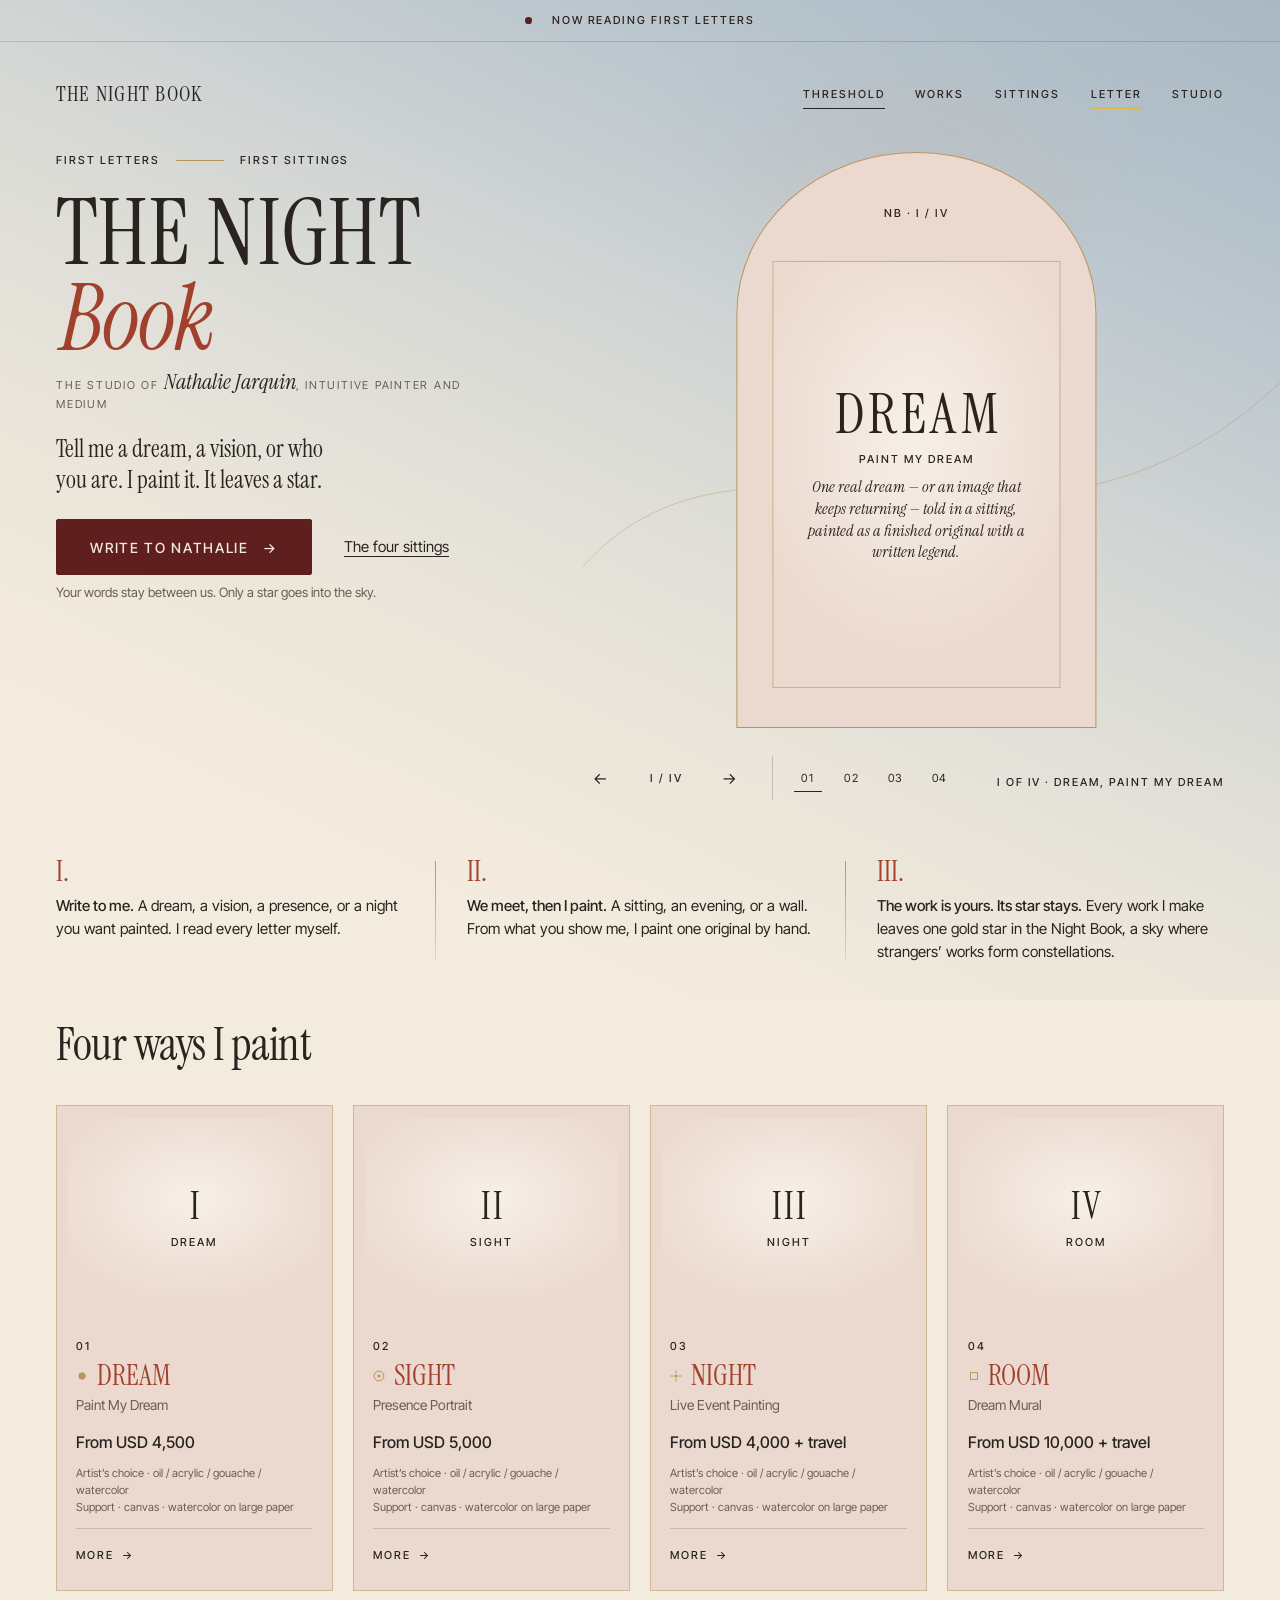
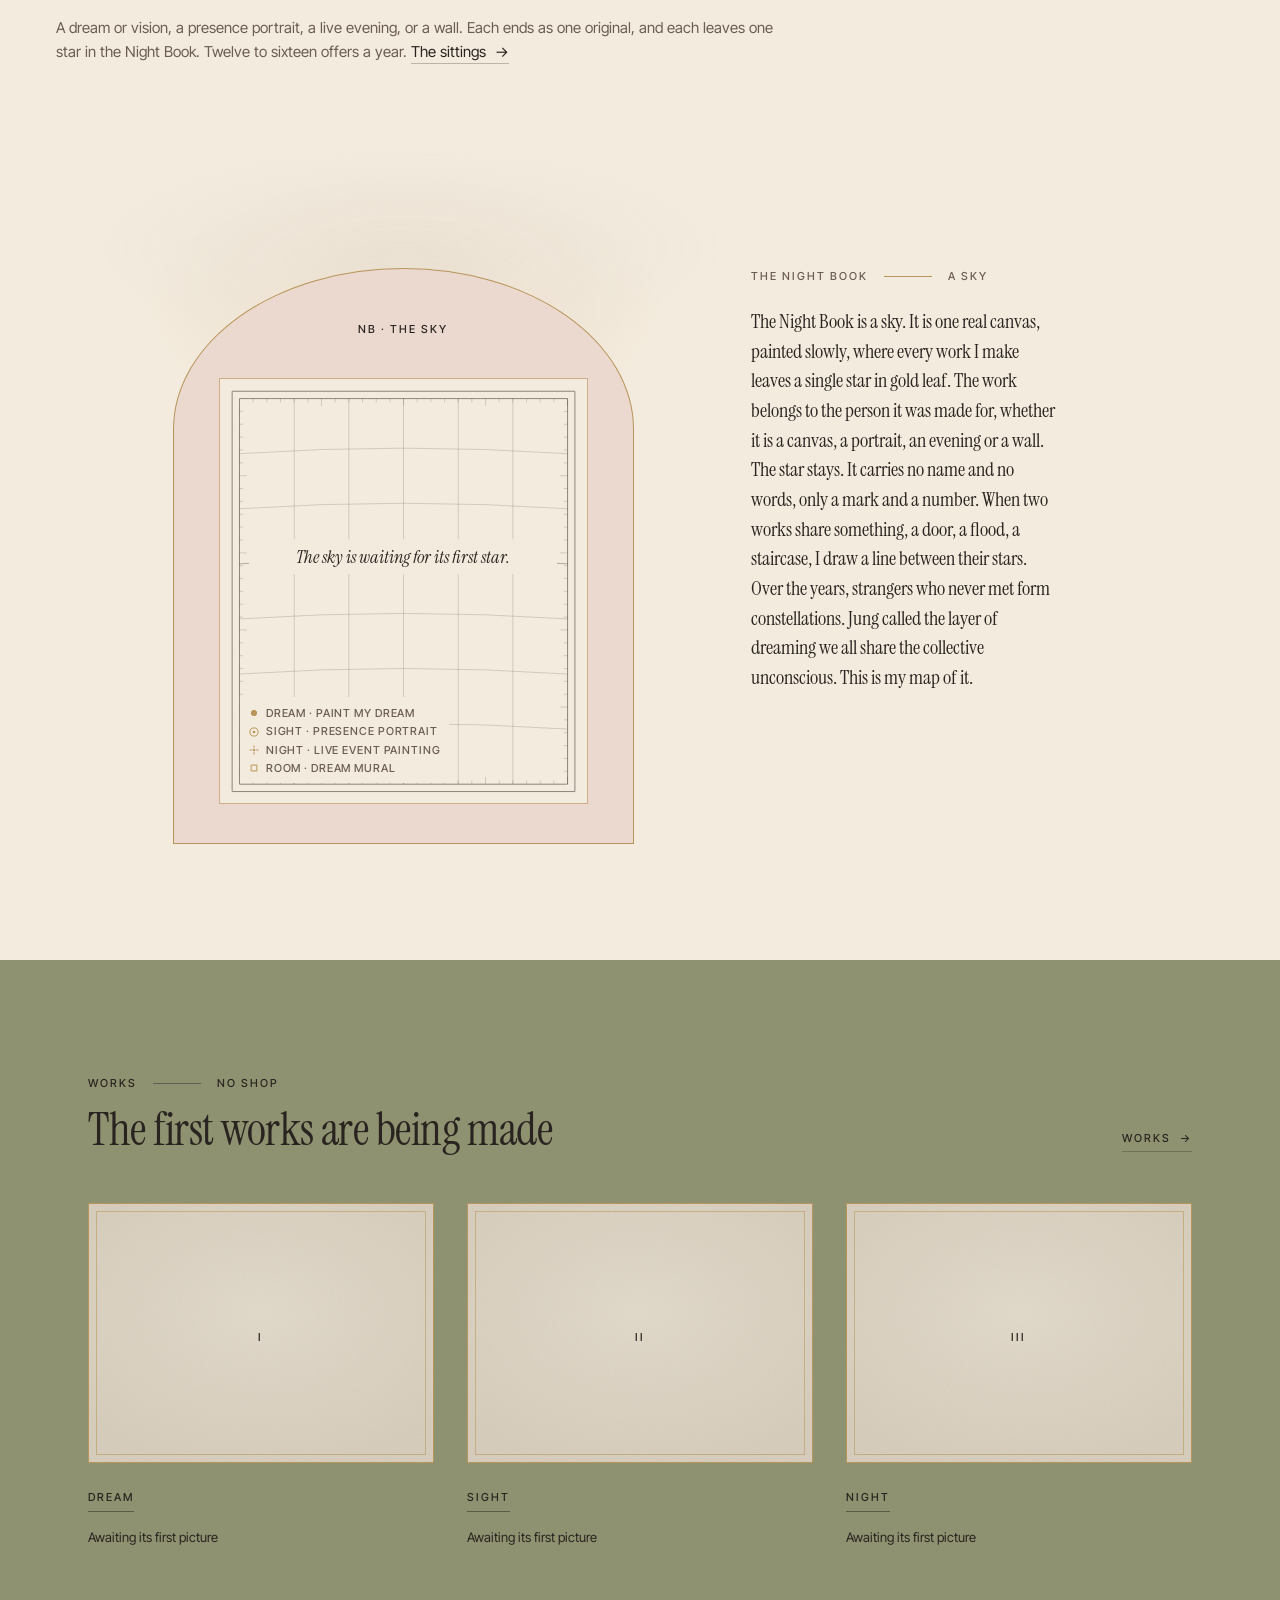
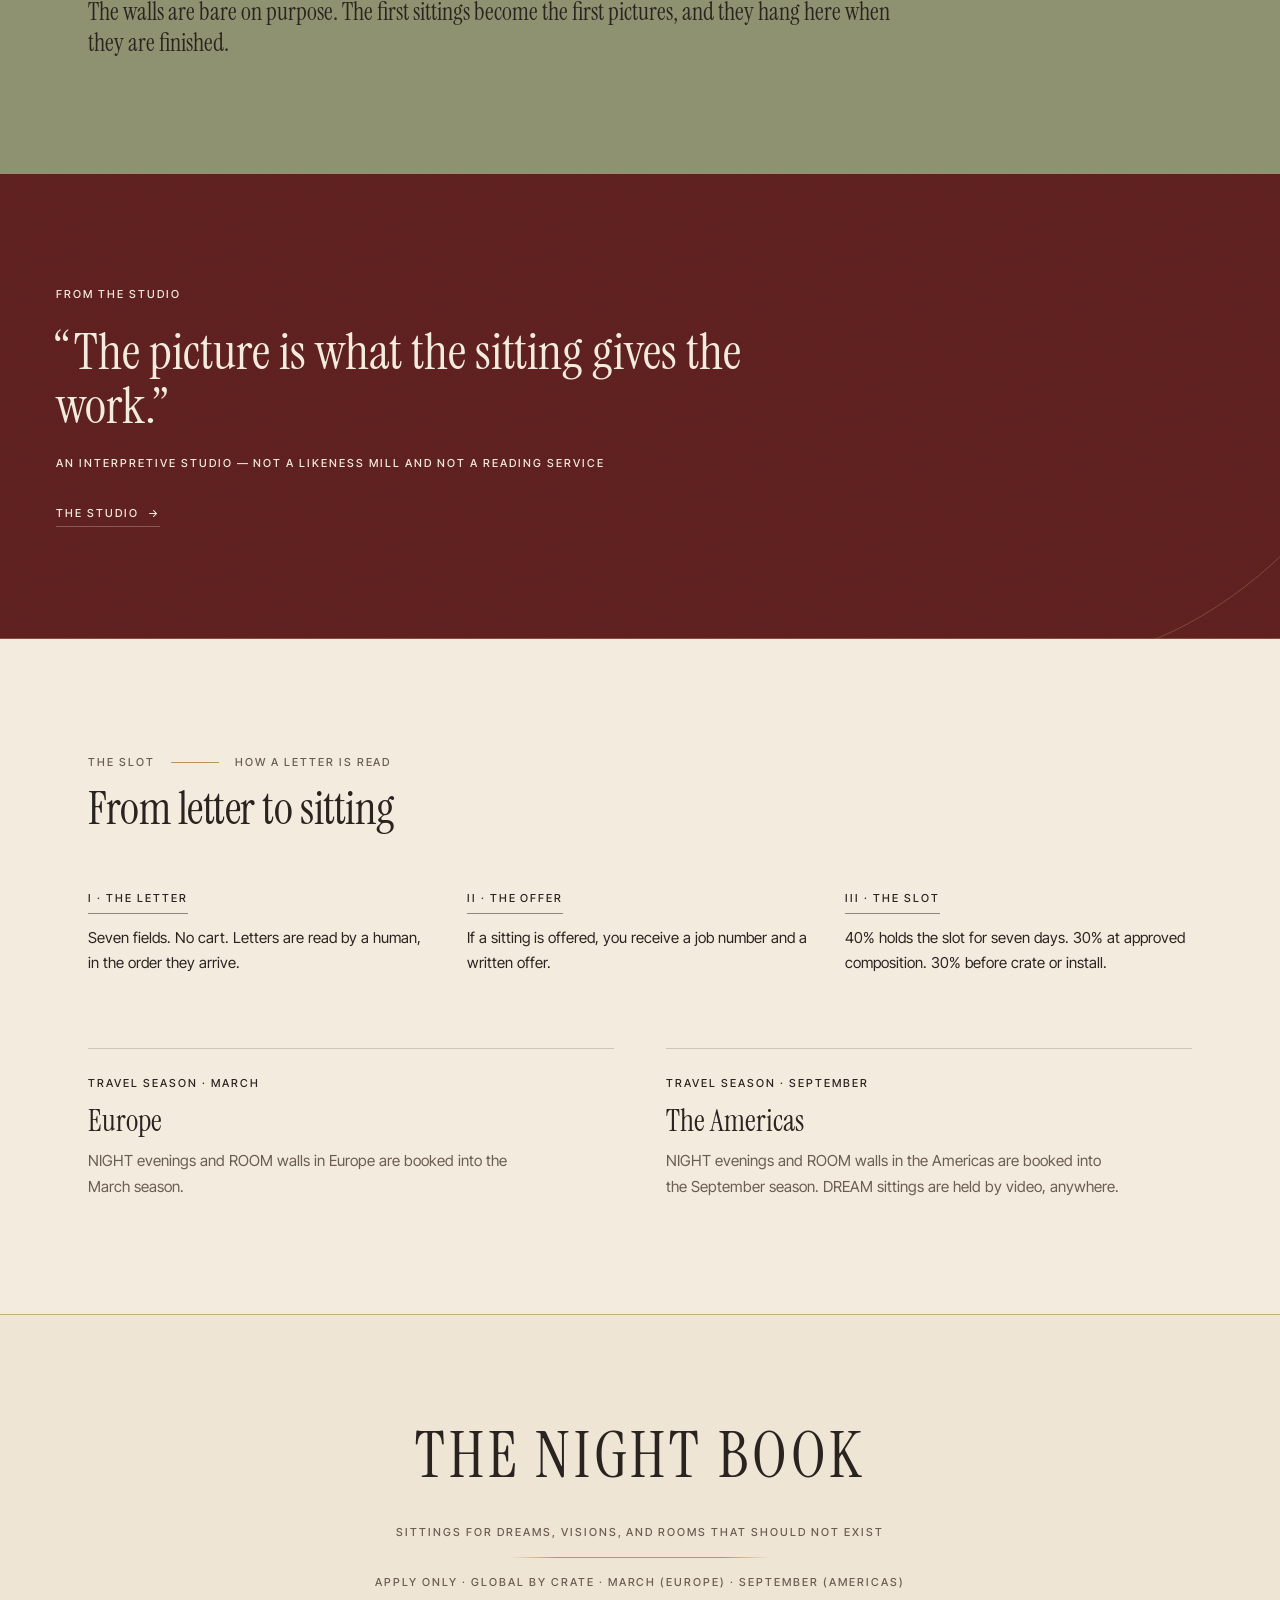
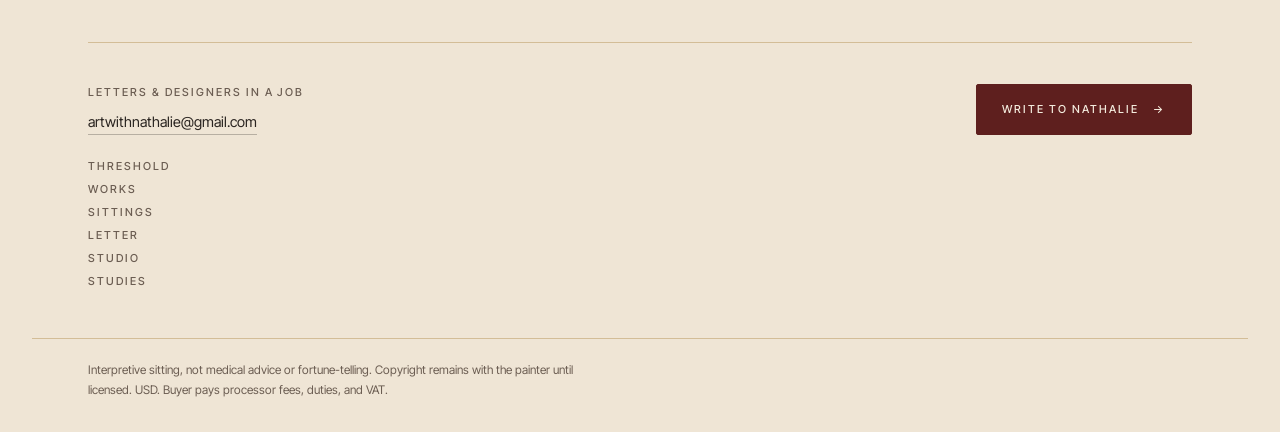
<file: index.html>
<!DOCTYPE html>
<html lang="en">
<head>
<meta charset="utf-8">
<meta name="viewport" content="width=device-width, initial-scale=1">
<meta name="robots" content="noindex">
<title>The Night Book</title>
<meta name="description" content="Sittings for dreams, visions, and rooms that should not exist — a dream, a vision, a presence, or a night you want painted. Apply only. The Book is open for first letters.">
<meta name="theme-color" content="#A9B8C4">
<link rel="preconnect" href="https://fonts.googleapis.com">
<link rel="preconnect" href="https://fonts.gstatic.com" crossorigin>
<link href="https://fonts.googleapis.com/css2?family=Instrument+Serif:ital@0;1&family=Inter+Tight:wght@400;500&display=swap" rel="stylesheet">
<link rel="stylesheet" href="css/styles.css">
<script>document.documentElement.classList.add("js")</script>
</head>
<body class="page-home">
<svg class="sprite" width="0" height="0" aria-hidden="true" focusable="false" style="position:absolute;width:0;height:0;overflow:hidden"><defs><symbol id="m-dream" viewBox="0 0 12 12"><circle cx="6" cy="6" r="3.2" fill="#B8955A" stroke="#B8955A" stroke-width="1" vector-effect="non-scaling-stroke"/></symbol><symbol id="m-sight" viewBox="0 0 12 12"><circle cx="6" cy="6" r="1.6" fill="#B8955A"/><circle cx="6" cy="6" r="4.9" fill="none" stroke="#B8955A" stroke-width="1" vector-effect="non-scaling-stroke"/></symbol><symbol id="m-night" viewBox="0 0 12 12"><circle cx="6" cy="6" r="1.6" fill="#B8955A"/><path d="M6 .6V3.4M6 8.6v2.8M.6 6h2.8M8.6 6h2.8" fill="none" stroke="#B8955A" stroke-width="1" vector-effect="non-scaling-stroke"/></symbol><symbol id="m-room" viewBox="0 0 12 12"><rect x="2.5" y="2.5" width="7" height="7" fill="none" stroke="#B8955A" stroke-width="1" vector-effect="non-scaling-stroke"/></symbol></defs></svg>
<a class="skip" href="#main">Skip to content</a>
<div class="progress" aria-hidden="true"><span></span></div>
<header class="site-header">
  <div class="status"><span class="dot" aria-hidden="true"></span>Now reading first letters</div>
  <div class="site-header__row">
    <a class="wordmark" href="index.html" aria-label="The Night Book, home">The Night Book</a>
    <nav class="nav" aria-label="Primary"><a href="index.html" class="nav__home" aria-current="page">Threshold</a><a href="works.html">Works</a><a href="sittings.html">Sittings</a><a href="letter.html" class="nav__letter">Letter</a><a href="studio.html">Studio</a></nav>
    <a class="pill pill--sm header-cta" href="letter.html">Write to Nathalie <span class="arr" aria-hidden="true">→</span></a>
  </div>
</header>
<main id="main">

<section class="hero hero--day1 hero--sky veil" data-vt="The Book is open · first letters" data-pager-root>
  <svg class="arcs" viewBox="0 0 800 800" aria-hidden="true" focusable="false"><path d="M40 620 C 220 420, 520 760, 780 300" fill="none" stroke="currentColor" stroke-width=".8"/></svg>
  <div class="hero__grid wrap--wide">
    <div class="hero__text">
      <p class="eyebrow">First letters<span class="dash" aria-hidden="true"></span>first sittings</p>
      <h1 class="hero__mark">The Night<br><em class="blood">Book</em></h1>
      <p class="hero__by"><span class="hero__by-caps">The studio of</span> <span class="hero__by-name">Nathalie Jarquin</span><span class="hero__by-caps hero__by-role"><span class="hero__by-comma">, </span>intuitive painter and medium</span></p>
      <p class="hero__tag caps"><span class="rule" aria-hidden="true"></span>Sittings for dreams, visions, and rooms that should not exist</p>
      <p class="hero__intro">Tell me a dream, a vision, or who you are. I paint it. It leaves a star.</p>
      <div class="hero__actions">
        <a class="pill hero__cta" href="letter.html">Write to Nathalie <span class="arr" aria-hidden="true">→</span></a>
        <p class="hero__note">Your words stay between us. Only a star goes into the sky.</p>
        <a class="hero__link" href="sittings.html">The four sittings</a>
      </div>
    </div>
    <div class="hero__media">
      <div class="archwrap archwrap--hero"><div class="arch" role="group" aria-roledescription="carousel" aria-label="The four instruments"><span class="arch__top caps" aria-hidden="true">NB · <span data-roman-top>I</span> / IV</span><div class="arch__win"><div class="slide is-active" data-slide="0" aria-hidden="false" data-cap="DREAM — Paint My Dream" data-meta="I of IV · DREAM, Paint My Dream"><div class="imark imark--hero"><span class="imark__big">DREAM</span><span class="imark__small caps">Paint My Dream</span><span class="imark__line">One real dream — or an image that keeps returning — told in a sitting, painted as a finished original with a written legend.</span></div></div><div class="slide" data-slide="1" aria-hidden="true" data-cap="SIGHT — Presence Portrait" data-meta="II of IV · SIGHT, Presence Portrait"><div class="imark imark--hero"><span class="imark__big">SIGHT</span><span class="imark__small caps">Presence Portrait</span><span class="imark__line">A portrait allowed to stop looking like you — rooms, animals and weather stand in.</span></div></div><div class="slide" data-slide="2" aria-hidden="true" data-cap="NIGHT — Live Event Painting" data-meta="III of IV · NIGHT, Live Event Painting"><div class="imark imark--hero"><span class="imark__big">NIGHT</span><span class="imark__small caps">Live Event Painting</span><span class="imark__line">I come for one evening; the painting is finished in the studio.</span></div></div><div class="slide" data-slide="3" aria-hidden="true" data-cap="ROOM — Dream Mural" data-meta="IV of IV · ROOM, Dream Mural"><div class="imark imark--hero"><span class="imark__big">ROOM</span><span class="imark__small caps">Dream Mural</span><span class="imark__line">A sitting, then a hand-painted wall, frozen against an approved composition.</span></div></div></div></div></div>
      <div class="hero__foot">
        <div class="pager" role="group" aria-label="Choose an instrument">
          <button type="button" class="pager__arrow" data-step="-1" aria-label="Previous instrument">←</button>
          <span class="pager__count caps" aria-hidden="true"><span data-roman>I</span> / IV</span>
          <button type="button" class="pager__arrow" data-step="1" aria-label="Next instrument">→</button>
          <span class="pager__nums"><button type="button" class="pager__b is-active" data-go="0" aria-label="Show instrument 1 of 4: DREAM" aria-current="true">01</button><button type="button" class="pager__b" data-go="1" aria-label="Show instrument 2 of 4: SIGHT">02</button><button type="button" class="pager__b" data-go="2" aria-label="Show instrument 3 of 4: NIGHT">03</button><button type="button" class="pager__b" data-go="3" aria-label="Show instrument 4 of 4: ROOM">04</button></span>
        </div>
        <p class="hero__cap" aria-live="polite"><small class="caps" data-meta>I of IV · DREAM, Paint My Dream</small></p>
      </div>
    </div>
    <ol class="hsteps" aria-label="How a letter becomes a painting">
      <li><span class="hsteps__n" aria-hidden="true">I.</span><p><b>Write to me.</b> A dream, a vision, a presence, or a night you want painted. I read every letter myself.</p></li>
      <li><span class="hsteps__n" aria-hidden="true">II.</span><p><b>We meet, then I paint.</b> A sitting, an evening, or a wall. From what you show me, I paint one original by hand.</p></li>
      <li><span class="hsteps__n" aria-hidden="true">III.</span><p><b>The work is yours. Its star stays.</b> Every work I make leaves one gold star in the Night Book, a sky where strangers’ works form constellations.</p></li>
    </ol>
    <div class="hcards" id="instruments">
      <div class="sec-head hcards__head"><h2 class="h2">Four ways I paint</h2></div>
      <div class="icards"><article class="icard reveal-group">
  <div class="mat"><div class="media icard__img"><div class="imark"><span class="imark__big">I</span><span class="imark__small caps">DREAM</span></div></div></div>
  <div class="icard__body cap">
    <p class="icard__num">01</p>
    <h3 class="icard__title"><svg class="smark" width="12" height="12" aria-hidden="true" focusable="false"><use href="#m-dream"/></svg>DREAM</h3>
    <p class="icard__sub">Paint My Dream</p>
    <p class="icard__price">From USD 4,500</p>
    <p class="icard__facts">Artist’s choice · oil / acrylic / gouache / watercolor<br>Support · canvas · watercolor on large paper</p>
    <button type="button" class="icard__toggle" aria-expanded="false" aria-controls="ic-dream">More <span class="arr" aria-hidden="true">→</span></button>
    <div class="icard__more" id="ic-dream"><div class="icard__moreIn">
      <p>One real dream — or an image that keeps returning — told in a sitting, painted as a finished original with a written legend.</p>
      <a class="ulink" href="sittings.html#dream">The sitting <span class="arr" aria-hidden="true">→</span></a>
    </div></div>
  </div>
</article><article class="icard reveal-group">
  <div class="mat"><div class="media icard__img"><div class="imark"><span class="imark__big">II</span><span class="imark__small caps">SIGHT</span></div></div></div>
  <div class="icard__body cap">
    <p class="icard__num">02</p>
    <h3 class="icard__title"><svg class="smark" width="12" height="12" aria-hidden="true" focusable="false"><use href="#m-sight"/></svg>SIGHT</h3>
    <p class="icard__sub">Presence Portrait</p>
    <p class="icard__price">From USD 5,000</p>
    <p class="icard__facts">Artist’s choice · oil / acrylic / gouache / watercolor<br>Support · canvas · watercolor on large paper</p>
    <button type="button" class="icard__toggle" aria-expanded="false" aria-controls="ic-sight">More <span class="arr" aria-hidden="true">→</span></button>
    <div class="icard__more" id="ic-sight"><div class="icard__moreIn">
      <p>A portrait allowed to stop looking like you — rooms, animals and weather stand in.</p>
      <a class="ulink" href="sittings.html#sight">The sitting <span class="arr" aria-hidden="true">→</span></a>
    </div></div>
  </div>
</article><article class="icard reveal-group">
  <div class="mat"><div class="media icard__img"><div class="imark"><span class="imark__big">III</span><span class="imark__small caps">NIGHT</span></div></div></div>
  <div class="icard__body cap">
    <p class="icard__num">03</p>
    <h3 class="icard__title"><svg class="smark" width="12" height="12" aria-hidden="true" focusable="false"><use href="#m-night"/></svg>NIGHT</h3>
    <p class="icard__sub">Live Event Painting</p>
    <p class="icard__price">From USD 4,000 + travel</p>
    <p class="icard__facts">Artist’s choice · oil / acrylic / gouache / watercolor<br>Support · canvas · watercolor on large paper</p>
    <button type="button" class="icard__toggle" aria-expanded="false" aria-controls="ic-night">More <span class="arr" aria-hidden="true">→</span></button>
    <div class="icard__more" id="ic-night"><div class="icard__moreIn">
      <p>I come for one evening; the painting is finished in the studio.</p>
      <a class="ulink" href="sittings.html#night">The sitting <span class="arr" aria-hidden="true">→</span></a>
    </div></div>
  </div>
</article><article class="icard reveal-group">
  <div class="mat"><div class="media icard__img"><div class="imark"><span class="imark__big">IV</span><span class="imark__small caps">ROOM</span></div></div></div>
  <div class="icard__body cap">
    <p class="icard__num">04</p>
    <h3 class="icard__title"><svg class="smark" width="12" height="12" aria-hidden="true" focusable="false"><use href="#m-room"/></svg>ROOM</h3>
    <p class="icard__sub">Dream Mural</p>
    <p class="icard__price">From USD 10,000 + travel</p>
    <p class="icard__facts">Artist’s choice · oil / acrylic / gouache / watercolor<br>Support · canvas · watercolor on large paper</p>
    <button type="button" class="icard__toggle" aria-expanded="false" aria-controls="ic-room">More <span class="arr" aria-hidden="true">→</span></button>
    <div class="icard__more" id="ic-room"><div class="icard__moreIn">
      <p>A sitting, then a hand-painted wall, frozen against an approved composition.</p>
      <a class="ulink" href="sittings.html#room">The sitting <span class="arr" aria-hidden="true">→</span></a>
    </div></div>
  </div>
</article></div>
      <p class="hcards__note">A dream or vision, a presence portrait, a live evening, or a wall. Each ends as one original, and each leaves one star in the Night Book. Twelve to sixteen offers a year. <a class="ulink" href="sittings.html">The sittings <span class="arr" aria-hidden="true">→</span></a></p>
    </div>
  </div>
  <a class="pill pill--round scroll-pill" href="#instruments">Scroll to explore <span class="arr" aria-hidden="true">↓</span></a>
</section>

<section class="section sky" data-vt="The Night Book · a sky" aria-labelledby="sky-h">
  <div class="wrap sky__in">
    <figure class="atlas" data-atlas><div class="archwrap archwrap--atlas"><div class="arch"><span class="arch__top caps" aria-hidden="true">NB · the sky</span><div class="arch__win"><div class="atlas__win"><svg class="atlas__plate" viewBox="0 0 300 347" preserveAspectRatio="xMidYMid slice" role="img" aria-label="Star chart, 0 stars"><g class="atlas__grid" aria-hidden="true"><rect class="ag ag--frame" x="10" y="10" width="280" height="327"/><rect class="ag ag--frame" x="16" y="16" width="268" height="315"/><path class="ag" d="M27.2 16v3M27.2 331v-3"/><path class="ag" d="M38.3 16v3M38.3 331v-3"/><path class="ag" d="M49.5 16v3M49.5 331v-3"/><path class="ag" d="M60.7 16v3M60.7 331v-3"/><path class="ag" d="M71.8 16v3M71.8 331v-3"/><path class="ag" d="M83.0 16v6M83.0 331v-6"/><path class="ag" d="M94.2 16v3M94.2 331v-3"/><path class="ag" d="M105.3 16v3M105.3 331v-3"/><path class="ag" d="M116.5 16v3M116.5 331v-3"/><path class="ag" d="M127.7 16v3M127.7 331v-3"/><path class="ag" d="M138.8 16v3M138.8 331v-3"/><path class="ag" d="M150.0 16v6M150.0 331v-6"/><path class="ag" d="M161.2 16v3M161.2 331v-3"/><path class="ag" d="M172.3 16v3M172.3 331v-3"/><path class="ag" d="M183.5 16v3M183.5 331v-3"/><path class="ag" d="M194.7 16v3M194.7 331v-3"/><path class="ag" d="M205.8 16v3M205.8 331v-3"/><path class="ag" d="M217.0 16v6M217.0 331v-6"/><path class="ag" d="M228.2 16v3M228.2 331v-3"/><path class="ag" d="M239.3 16v3M239.3 331v-3"/><path class="ag" d="M250.5 16v3M250.5 331v-3"/><path class="ag" d="M261.7 16v3M261.7 331v-3"/><path class="ag" d="M272.8 16v3M272.8 331v-3"/><path class="ag" d="M284.0 16v6M284.0 331v-6"/><path class="ag" d="M16 26.5h3M284 26.5h-3"/><path class="ag" d="M16 37.0h3M284 37.0h-3"/><path class="ag" d="M16 47.5h3M284 47.5h-3"/><path class="ag" d="M16 58.0h3M284 58.0h-3"/><path class="ag" d="M16 68.5h3M284 68.5h-3"/><path class="ag" d="M16 79.0h6M284 79.0h-6"/><path class="ag" d="M16 89.5h3M284 89.5h-3"/><path class="ag" d="M16 100.0h3M284 100.0h-3"/><path class="ag" d="M16 110.5h3M284 110.5h-3"/><path class="ag" d="M16 121.0h3M284 121.0h-3"/><path class="ag" d="M16 131.5h3M284 131.5h-3"/><path class="ag" d="M16 142.0h6M284 142.0h-6"/><path class="ag" d="M16 152.5h3M284 152.5h-3"/><path class="ag" d="M16 163.0h3M284 163.0h-3"/><path class="ag" d="M16 173.5h3M284 173.5h-3"/><path class="ag" d="M16 184.0h3M284 184.0h-3"/><path class="ag" d="M16 194.5h3M284 194.5h-3"/><path class="ag" d="M16 205.0h6M284 205.0h-6"/><path class="ag" d="M16 215.5h3M284 215.5h-3"/><path class="ag" d="M16 226.0h3M284 226.0h-3"/><path class="ag" d="M16 236.5h3M284 236.5h-3"/><path class="ag" d="M16 247.0h3M284 247.0h-3"/><path class="ag" d="M16 257.5h3M284 257.5h-3"/><path class="ag" d="M16 268.0h6M284 268.0h-6"/><path class="ag" d="M16 278.5h3M284 278.5h-3"/><path class="ag" d="M16 289.0h3M284 289.0h-3"/><path class="ag" d="M16 299.5h3M284 299.5h-3"/><path class="ag" d="M16 310.0h3M284 310.0h-3"/><path class="ag" d="M16 320.5h3M284 320.5h-3"/><path class="ag" d="M60.7 16V331"/><path class="ag" d="M105.3 16V331"/><path class="ag" d="M150.0 16V331"/><path class="ag" d="M194.7 16V331"/><path class="ag" d="M239.3 16V331"/><path class="ag" d="M16 61.0Q150.0 52.0 284 61.0"/><path class="ag" d="M16 106.0Q150.0 97.0 284 106.0"/><path class="ag ag--eq" d="M16 151.0Q150.0 142.0 284 151.0"/><path class="ag" d="M16 196.0Q150.0 187.0 284 196.0"/><path class="ag" d="M16 241.0Q150.0 232.0 284 241.0"/><path class="ag" d="M16 286.0Q150.0 277.0 284 286.0"/></g><g class="atlas__lines"></g><g class="atlas__stars"></g></svg><p class="atlas__empty">The sky is waiting for its first star.</p><ul class="atlas__legend" aria-label="Legend"><li><svg class="smark" width="10" height="10" aria-hidden="true" focusable="false"><use href="#m-dream"/></svg><span>DREAM · Paint My Dream</span></li><li><svg class="smark" width="10" height="10" aria-hidden="true" focusable="false"><use href="#m-sight"/></svg><span>SIGHT · Presence Portrait</span></li><li><svg class="smark" width="10" height="10" aria-hidden="true" focusable="false"><use href="#m-night"/></svg><span>NIGHT · Live Event Painting</span></li><li><svg class="smark" width="10" height="10" aria-hidden="true" focusable="false"><use href="#m-room"/></svg><span>ROOM · Dream Mural</span></li></ul></div></div></div></div></figure>
    <div class="sky__text reveal">
      <h2 class="eyebrow sky__eyebrow" id="sky-h">The Night Book<span class="dash" aria-hidden="true"></span>a sky</h2>
      <p class="sky__lead">The Night Book is a sky. It is one real canvas, painted slowly, where every work I make leaves a single star in gold leaf. The work belongs to the person it was made for, whether it is a canvas, a portrait, an evening or a wall. The star stays. It carries no name and no words, only a mark and a number. When two works share something, a door, a flood, a staircase, I draw a line between their stars. Over the years, strangers who never met form constellations. Jung called the layer of dreaming we all share the collective unconscious. This is my map of it.</p>
    </div>
  </div>
</section>

<section class="section section--linen" data-vt="Works · the first are being made">
  <div class="wrap">
    <div class="sec-head reveal">
      <p class="eyebrow">Works<span class="dash" aria-hidden="true"></span>no shop</p>
      <h2 class="h2">The first works are being made</h2>
      <a class="ulink" href="works.html">Works <span class="arr" aria-hidden="true">→</span></a>
    </div>
    <div class="lcards eframes reveal-group"><div class="eframe">
  <div class="mat"><div class="media eframe__img"><div class="imark imark--empty"><span class="imark__big"></span><span class="imark__small caps">I</span></div></div></div>
  <div class="cap"><p class="lcard__cat">DREAM</p><p class="lcard__sub">Awaiting its first picture</p></div>
</div><div class="eframe">
  <div class="mat"><div class="media eframe__img"><div class="imark imark--empty"><span class="imark__big"></span><span class="imark__small caps">II</span></div></div></div>
  <div class="cap"><p class="lcard__cat">SIGHT</p><p class="lcard__sub">Awaiting its first picture</p></div>
</div><div class="eframe">
  <div class="mat"><div class="media eframe__img"><div class="imark imark--empty"><span class="imark__big"></span><span class="imark__small caps">III</span></div></div></div>
  <div class="cap"><p class="lcard__cat">NIGHT</p><p class="lcard__sub">Awaiting its first picture</p></div>
</div></div>
    <p class="statement statement--small reveal">The walls are bare on purpose. The first sittings become the first pictures, and they hang here when they are finished.</p>
  </div>
</section>

<section class="band band--plain night" aria-label="From the studio" data-vt="The Night Book · the studio">
  <svg class="arcs" viewBox="0 0 800 800" aria-hidden="true" focusable="false"><path d="M40 620 C 220 420, 520 760, 780 300" fill="none" stroke="currentColor" stroke-width=".8"/></svg>
  <div class="band__text wrap--wide">
    <div class="band__copy reveal">
      <p class="eyebrow">From the studio</p>
      <blockquote>“The picture is what the sitting gives the work.”</blockquote>
      <p class="caps band__cap">An interpretive studio — not a likeness mill and not a reading service</p>
      <a class="ulink" href="studio.html">The studio <span class="arr" aria-hidden="true">→</span></a>
    </div>
  </div>
</section>

<section class="section" data-vt="How a letter is read">
  <div class="wrap">
    <div class="sec-head reveal">
      <p class="eyebrow">The slot<span class="dash" aria-hidden="true"></span>how a letter is read</p>
      <h2 class="h2">From letter to sitting</h2>
    </div>
    <div class="terms reveal">
      <div><p class="lcard__cat">I · The letter</p><p>Seven fields. No cart. Letters are read by a human, in the order they arrive.</p></div>
      <div><p class="lcard__cat">II · The offer</p><p>If a sitting is offered, you receive a job number and a written offer.</p></div>
      <div><p class="lcard__cat">III · The slot</p><p>40% holds the slot for seven days. 30% at approved composition. 30% before crate or install.</p></div>
    </div>
    <div class="seasons seasons--plain">
      <div class="season reveal">
        <p class="caps season__state">Travel season · March</p>
        <h3>Europe</h3>
        <p class="muted">NIGHT evenings and ROOM walls in Europe are booked into the March season.</p>
      </div>
      <div class="season reveal">
        <p class="caps season__state">Travel season · September</p>
        <h3>The Americas</h3>
        <p class="muted">NIGHT evenings and ROOM walls in the Americas are booked into the September season. DREAM sittings are held by video, anywhere.</p>
      </div>
    </div>
  </div>
</section>

</main>
<footer class="site-footer">
  <div class="wrap foot">
    <div class="foot__side">
      <p class="caps">Letters &amp; designers in a job</p>
      <p><a class="ulink" href="mailto:artwithnathalie@gmail.com">artwithnathalie@gmail.com</a></p>
      <nav class="foot__nav" aria-label="Footer"><a href="index.html">Threshold</a><a href="works.html">Works</a><a href="sittings.html">Sittings</a><a href="letter.html">Letter</a><a href="studio.html">Studio</a><a href="studies.html">Studies</a></nav>
    </div>
    <div class="foot__center">
      <a class="wordmark wordmark--lg" href="index.html">The Night Book</a>
      <p class="caps foot__tag">Sittings for dreams, visions, and rooms that should not exist</p>
      <span class="divider" aria-hidden="true"></span>
      <p class="caps foot__tag foot__tag--sub">Apply only · global by crate · March (Europe) · September (Americas)</p>
    </div>
    <div class="foot__side foot__side--right">
      <a class="pill" href="letter.html">Write to Nathalie <span class="arr" aria-hidden="true">→</span></a>
    </div>
  </div>
  <div class="wrap legal">
    <p>Interpretive sitting, not medical advice or fortune-telling. Copyright remains with the painter until licensed. USD. Buyer pays processor fees, duties, and VAT.</p>
  </div>
</footer>
<script src="js/site.js"></script>
</body>
</html>
</file>
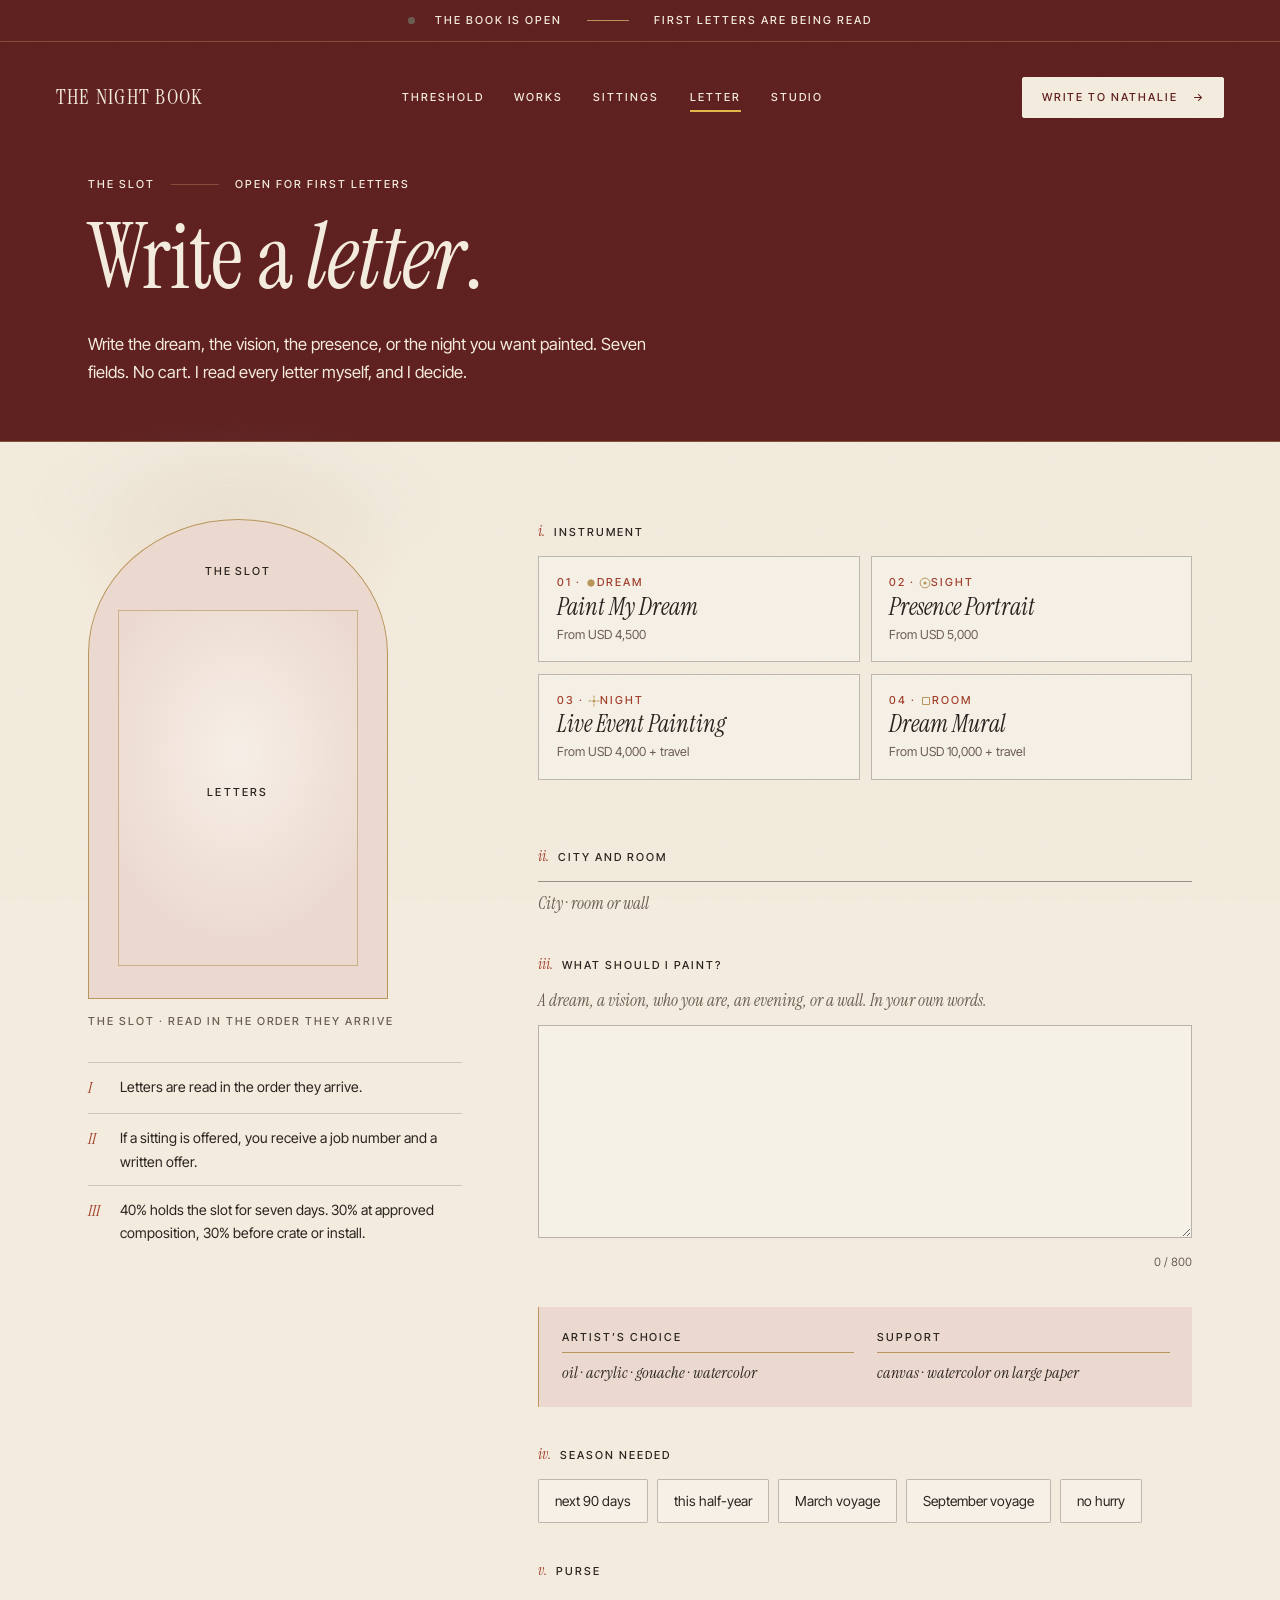
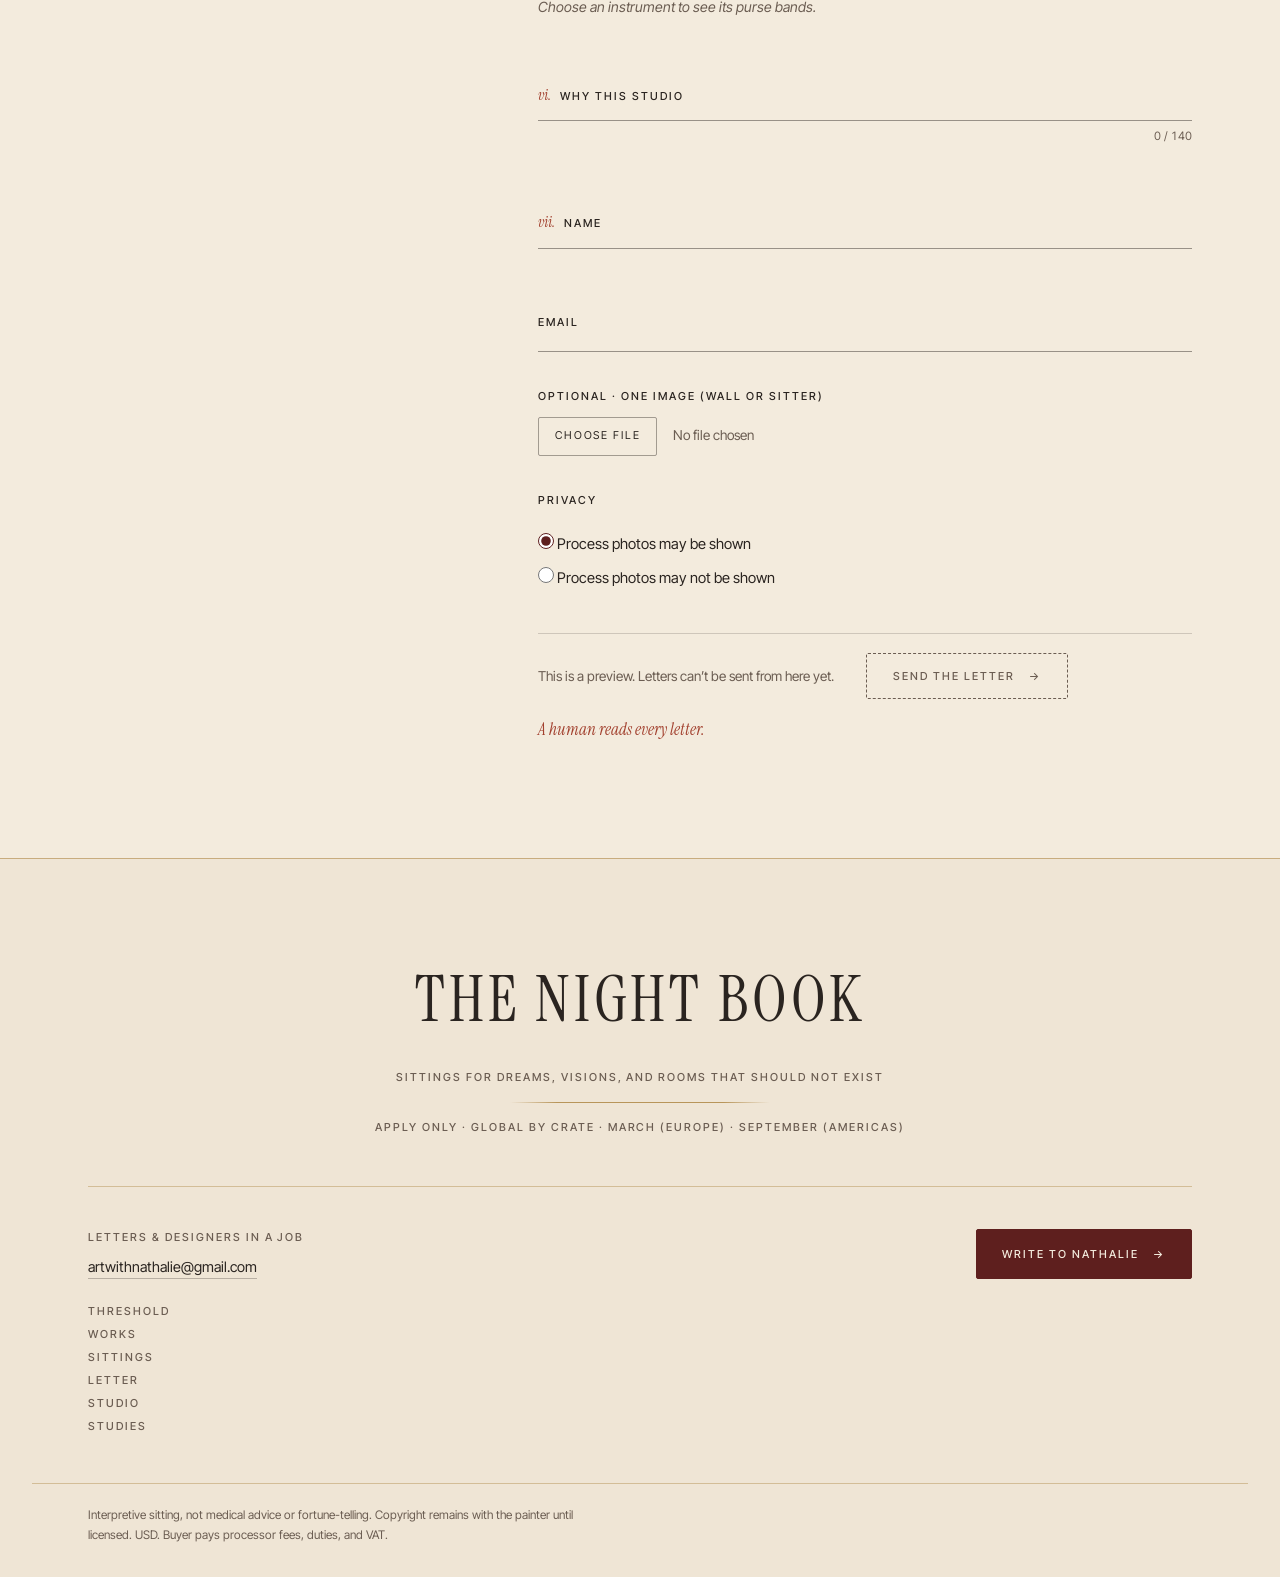
<file: letter.html>
<!DOCTYPE html>
<html lang="en">
<head>
<meta charset="utf-8">
<meta name="viewport" content="width=device-width, initial-scale=1">
<meta name="robots" content="noindex">
<title>Letter — The Night Book</title>
<meta name="description" content="Write a letter: a dream, a vision, a presence, or a night you want painted. Seven fields. No cart. A human reads.">
<meta name="theme-color" content="#A9B8C4">
<link rel="preconnect" href="https://fonts.googleapis.com">
<link rel="preconnect" href="https://fonts.gstatic.com" crossorigin>
<link href="https://fonts.googleapis.com/css2?family=Instrument+Serif:ital@0;1&family=Inter+Tight:wght@400;500&display=swap" rel="stylesheet">
<link rel="stylesheet" href="css/styles.css">
<script>document.documentElement.classList.add("js")</script>
</head>
<body class="page-letter">
<svg class="sprite" width="0" height="0" aria-hidden="true" focusable="false" style="position:absolute;width:0;height:0;overflow:hidden"><defs><symbol id="m-dream" viewBox="0 0 12 12"><circle cx="6" cy="6" r="3.2" fill="#B8955A" stroke="#B8955A" stroke-width="1" vector-effect="non-scaling-stroke"/></symbol><symbol id="m-sight" viewBox="0 0 12 12"><circle cx="6" cy="6" r="1.6" fill="#B8955A"/><circle cx="6" cy="6" r="4.9" fill="none" stroke="#B8955A" stroke-width="1" vector-effect="non-scaling-stroke"/></symbol><symbol id="m-night" viewBox="0 0 12 12"><circle cx="6" cy="6" r="1.6" fill="#B8955A"/><path d="M6 .6V3.4M6 8.6v2.8M.6 6h2.8M8.6 6h2.8" fill="none" stroke="#B8955A" stroke-width="1" vector-effect="non-scaling-stroke"/></symbol><symbol id="m-room" viewBox="0 0 12 12"><rect x="2.5" y="2.5" width="7" height="7" fill="none" stroke="#B8955A" stroke-width="1" vector-effect="non-scaling-stroke"/></symbol></defs></svg>
<a class="skip" href="#main">Skip to content</a>
<div class="progress" aria-hidden="true"><span></span></div>
<header class="site-header">
  <div class="status"><span class="dot" aria-hidden="true"></span>The Book is open<span class="dash" aria-hidden="true"></span>first letters are being read</div>
  <div class="site-header__row">
    <a class="wordmark" href="index.html" aria-label="The Night Book, home">The Night Book</a>
    <nav class="nav" aria-label="Primary"><a href="index.html" class="nav__home">Threshold</a><a href="works.html">Works</a><a href="sittings.html">Sittings</a><a href="letter.html" class="nav__letter" aria-current="page">Letter</a><a href="studio.html">Studio</a></nav>
    <a class="pill pill--sm header-cta" href="letter.html">Write to Nathalie <span class="arr" aria-hidden="true">→</span></a>
  </div>
</header>
<main id="main">

<section class="intro intro--short night" data-vt="The Book is open">
  <div class="wrap intro__in">
    <p class="eyebrow">The slot<span class="dash" aria-hidden="true"></span>open for first letters</p>
    <h1 class="display" data-hide-on-success>Write a <em class="blood">letter</em>.</h1>
    <p class="lead" data-hide-on-success>Write the dream, the vision, the presence, or the night you want painted. Seven fields. No cart. I read every letter myself, and I decide.</p>
  </div>
</section>
<section class="section section--form" data-vt="Seven fields · no cart">
<div class="wrap">
  <div class="letter" data-letter>
    <aside class="letter__aside">
      <div class="archwrap archwrap--aside"><div class="arch"><span class="arch__top caps" aria-hidden="true">The slot</span><div class="arch__win"><div class="imark imark--empty"><span class="imark__big"></span><span class="imark__small caps">Letters</span></div></div></div></div>
      <p class="caps fig-cap">The slot · read in the order they arrive</p>
      <ol class="steps">
        <li><span>Letters are read in the order they arrive.</span></li>
        <li><span>If a sitting is offered, you receive a job number and a written offer.</span></li>
        <li><span>40% holds the slot for seven days. 30% at approved composition, 30% before crate or install.</span></li>
      </ol>
    </aside>
    <div>
      <div class="success" data-success hidden tabindex="-1">
        <div class="seal seal--static"><svg class="seal__svg" viewBox="0 0 200 200" aria-hidden="true" focusable="false">
  <defs><radialGradient id="sealg2" cx="38%" cy="32%" r="75%"><stop offset="0" stop-color="#7E302C"/><stop offset=".55" stop-color="#5E1F1E"/><stop offset="1" stop-color="#431514"/></radialGradient></defs>
  <path d="M100 8c14 0 20 9 32 12s24-2 32 9 3 22 9 33 16 18 14 32-13 18-16 31 4 25-7 34-23 3-34 9-17 18-30 18-19-12-30-18-25 0-34-9-3-21-7-34-16-17-16-31 9-21 14-32-2-23 9-33 20-5 32-9S86 8 100 8z" fill="url(#sealg2)"/>
  <circle cx="100" cy="100" r="62" fill="none" stroke="#B8955A" stroke-opacity=".45" stroke-width="1.2"/>
  <circle cx="100" cy="100" r="54" fill="none" stroke="#B8955A" stroke-opacity=".25" stroke-width=".8"/>
  <text x="100" y="116" text-anchor="middle" font-family="Instrument Serif, Georgia, serif" font-size="54" letter-spacing="3" fill="#F1D9BE" fill-opacity=".9">NB</text>
  <path id="sealring" d="M45,100 a55,55 0 1,1 110,0 a55,55 0 1,1 -110,0" fill="none"/>
  <text font-family="Inter Tight, Jost, sans-serif" font-size="8.4" letter-spacing="1.3" font-weight="500" fill="#F1D9BE" fill-opacity=".8"><textPath href="#sealring" startOffset="25%" text-anchor="middle">THE NIGHT BOOK · MMXXVI</textPath></text>
</svg></div>
        <p class="eyebrow">Received</p>
        <h2 class="h2 success__title">The letter is in the <em class="blood">Bureau</em>.</h2>
        <p class="lead">You will hear if a sitting is offered.</p>
      </div>
      <form class="form" id="letter-form" name="letter" method="POST" action="/" enctype="multipart/form-data" data-netlify="true" netlify-honeypot="bot-field" novalidate data-letter-form>
        <input type="hidden" name="form-name" value="letter">
        <p class="hp" hidden aria-hidden="true"><label>Don’t fill this out if you’re human: <input name="bot-field" tabindex="-1" autocomplete="off"></label></p>
        <input type="hidden" name="purse" value="" data-purse-value>
        <fieldset class="field" data-field="instrument">
          <legend><span class="field__num">i.</span>Instrument</legend>
          <div class="choices"><label class="choice"><input type="radio" name="instrument" value="DREAM"><span><b>01 · <svg class="smark" width="12" height="12" aria-hidden="true" focusable="false"><use href="#m-dream"/></svg>DREAM</b><i>Paint My Dream</i><small>From USD 4,500</small></span></label><label class="choice"><input type="radio" name="instrument" value="SIGHT"><span><b>02 · <svg class="smark" width="12" height="12" aria-hidden="true" focusable="false"><use href="#m-sight"/></svg>SIGHT</b><i>Presence Portrait</i><small>From USD 5,000</small></span></label><label class="choice"><input type="radio" name="instrument" value="NIGHT"><span><b>03 · <svg class="smark" width="12" height="12" aria-hidden="true" focusable="false"><use href="#m-night"/></svg>NIGHT</b><i>Live Event Painting</i><small>From USD 4,000 + travel</small></span></label><label class="choice"><input type="radio" name="instrument" value="ROOM"><span><b>04 · <svg class="smark" width="12" height="12" aria-hidden="true" focusable="false"><use href="#m-room"/></svg>ROOM</b><i>Dream Mural</i><small>From USD 10,000 + travel</small></span></label></div>
          <p class="err" role="alert">Choose an instrument.</p>
        </fieldset>
        <div class="field field--float" data-field="city">
          <input type="text" id="city" name="city" autocomplete="off" placeholder=" " aria-describedby="city-hint">
          <label for="city"><span class="field__num">ii.</span>City and room</label>
          <p class="hint hint--below" id="city-hint">City · room or wall</p>
          <p class="err" role="alert">City and room is required.</p>
        </div>
        <div class="field" data-field="brief">
          <label for="brief"><span class="field__num">iii.</span>What should I paint?</label>
          <p class="hint" data-brief-hint>A dream, a vision, who you are, an evening, or a wall. In your own words.</p>
          <textarea id="brief" name="dream_brief" maxlength="800" rows="7"></textarea>
          <p class="count" data-count-for="brief">0 / 800</p>
          <p class="err" role="alert">Tell me what you’d like painted.</p>
        </div>
        <div class="locked" aria-label="Medium and support, stated by the studio">
          <div><p class="fact__label">Artist’s choice</p><p class="fact__line">oil · acrylic · gouache · watercolor</p></div>
          <div><p class="fact__label">Support</p><p class="fact__line">canvas · watercolor on large paper</p></div>
          <input type="hidden" name="medium" value="Artist’s choice · oil / acrylic / gouache / watercolor">
          <input type="hidden" name="support" value="Support · canvas · watercolor on large paper">
        </div>
        <fieldset class="field" data-field="season">
          <legend><span class="field__num">iv.</span>Season needed</legend>
          <div class="pills"><label class="choice"><input type="radio" name="season" value="next-90"><span>next 90 days</span></label><label class="choice"><input type="radio" name="season" value="half-year"><span>this half-year</span></label><label class="choice"><input type="radio" name="season" value="march"><span>March voyage</span></label><label class="choice"><input type="radio" name="season" value="september"><span>September voyage</span></label><label class="choice"><input type="radio" name="season" value="no-hurry"><span>no hurry</span></label></div>
          <p class="err" role="alert">Choose a season.</p>
        </fieldset>
        <fieldset class="field" data-field="purse">
          <legend><span class="field__num">v.</span>Purse</legend>
          <div data-purse><p class="muted" style="margin:0;font-size:.88rem;font-style:italic">Choose an instrument to see its purse bands.</p></div>
          <p class="err" role="alert">Choose a purse band.</p>
        </fieldset>
        <div class="field field--float" data-field="why">
          <input type="text" id="why" name="why" maxlength="140" autocomplete="off" placeholder=" ">
          <label for="why"><span class="field__num">vi.</span>Why this studio</label>
          <p class="count" data-count-for="why">0 / 140</p>
          <p class="err" role="alert">Why this studio is required.</p>
        </div>
        <div class="field field--float" data-field="name">
          <input type="text" id="name" name="name" autocomplete="name" placeholder=" ">
          <label for="name"><span class="field__num">vii.</span>Name</label>
          <p class="err" role="alert">Name is required.</p>
        </div>
        <div class="field field--float" data-field="email">
          <input type="email" id="email" name="email" autocomplete="email" placeholder=" ">
          <label for="email">Email</label>
          <p class="err" role="alert">Need a working email.</p>
        </div>
        <div class="field" data-field="image">
          <label for="image">Optional · one image (wall or sitter)</label>
          <input type="file" id="image" name="image" accept="image/*">
        </div>
        <fieldset class="field" data-field="privacy">
          <legend>Privacy</legend>
          <label class="radio-line"><input type="radio" name="privacy" value="may" checked> Process photos may be shown</label>
          <label class="radio-line"><input type="radio" name="privacy" value="may-not"> Process photos may not be shown</label>
        </fieldset>
        <div class="form__foot">
          <p class="preview-note" role="note">This is a preview. Letters can’t be sent from here yet.</p>
          <button type="submit" class="pill pill--dark" disabled aria-disabled="true">Send the letter <span class="arr" aria-hidden="true">→</span></button>
          <p class="err err--submit" role="alert" data-submit-err>The letter could not be sent. Try again, or write to artwithnathalie@gmail.com.</p>
          <p><em class="blood">A human reads every letter.</em></p>
        </div>
      </form>
    </div>
  </div>
</div>
</section>
</main>
<footer class="site-footer">
  <div class="wrap foot">
    <div class="foot__side">
      <p class="caps">Letters &amp; designers in a job</p>
      <p><a class="ulink" href="mailto:artwithnathalie@gmail.com">artwithnathalie@gmail.com</a></p>
      <nav class="foot__nav" aria-label="Footer"><a href="index.html">Threshold</a><a href="works.html">Works</a><a href="sittings.html">Sittings</a><a href="letter.html">Letter</a><a href="studio.html">Studio</a><a href="studies.html">Studies</a></nav>
    </div>
    <div class="foot__center">
      <a class="wordmark wordmark--lg" href="index.html">The Night Book</a>
      <p class="caps foot__tag">Sittings for dreams, visions, and rooms that should not exist</p>
      <span class="divider" aria-hidden="true"></span>
      <p class="caps foot__tag foot__tag--sub">Apply only · global by crate · March (Europe) · September (Americas)</p>
    </div>
    <div class="foot__side foot__side--right">
      <a class="pill" href="letter.html">Write to Nathalie <span class="arr" aria-hidden="true">→</span></a>
    </div>
  </div>
  <div class="wrap legal">
    <p>Interpretive sitting, not medical advice or fortune-telling. Copyright remains with the painter until licensed. USD. Buyer pays processor fees, duties, and VAT.</p>
  </div>
</footer>
<script src="js/site.js"></script>
</body>
</html>
</file>
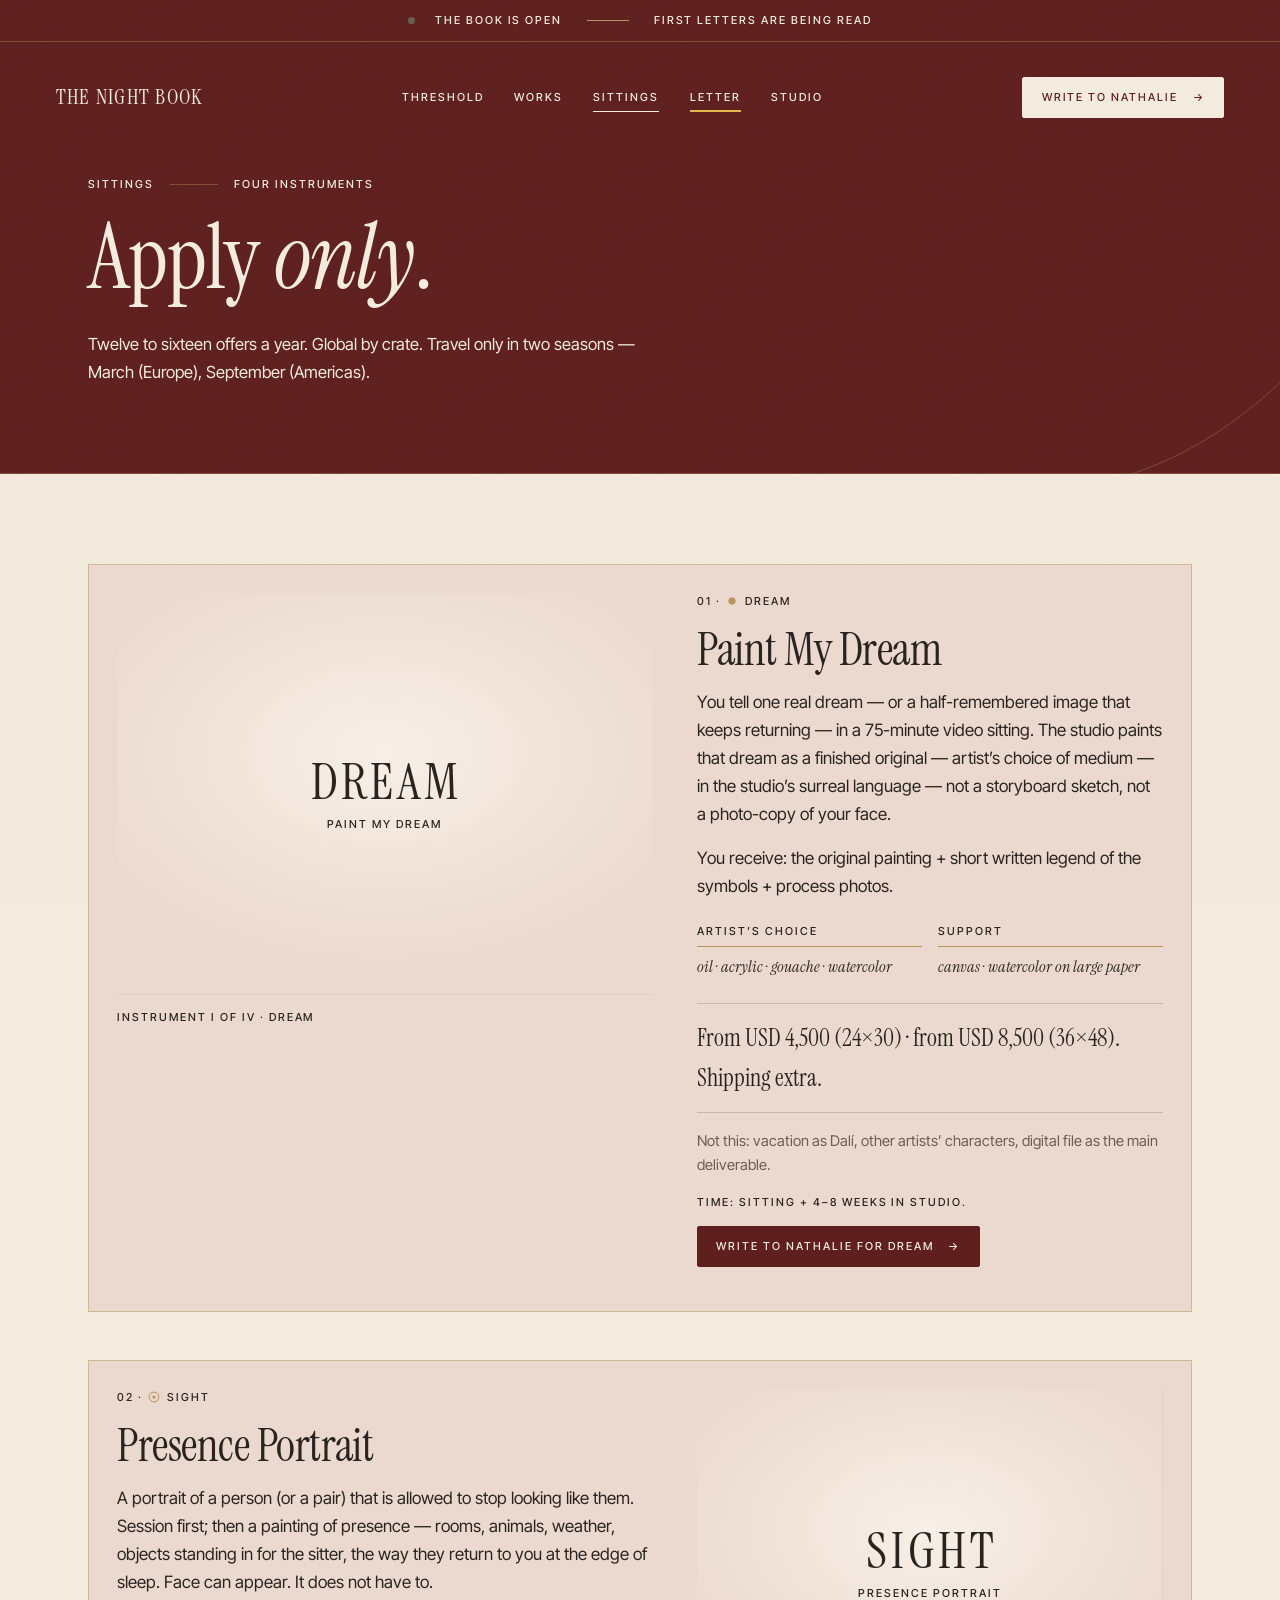
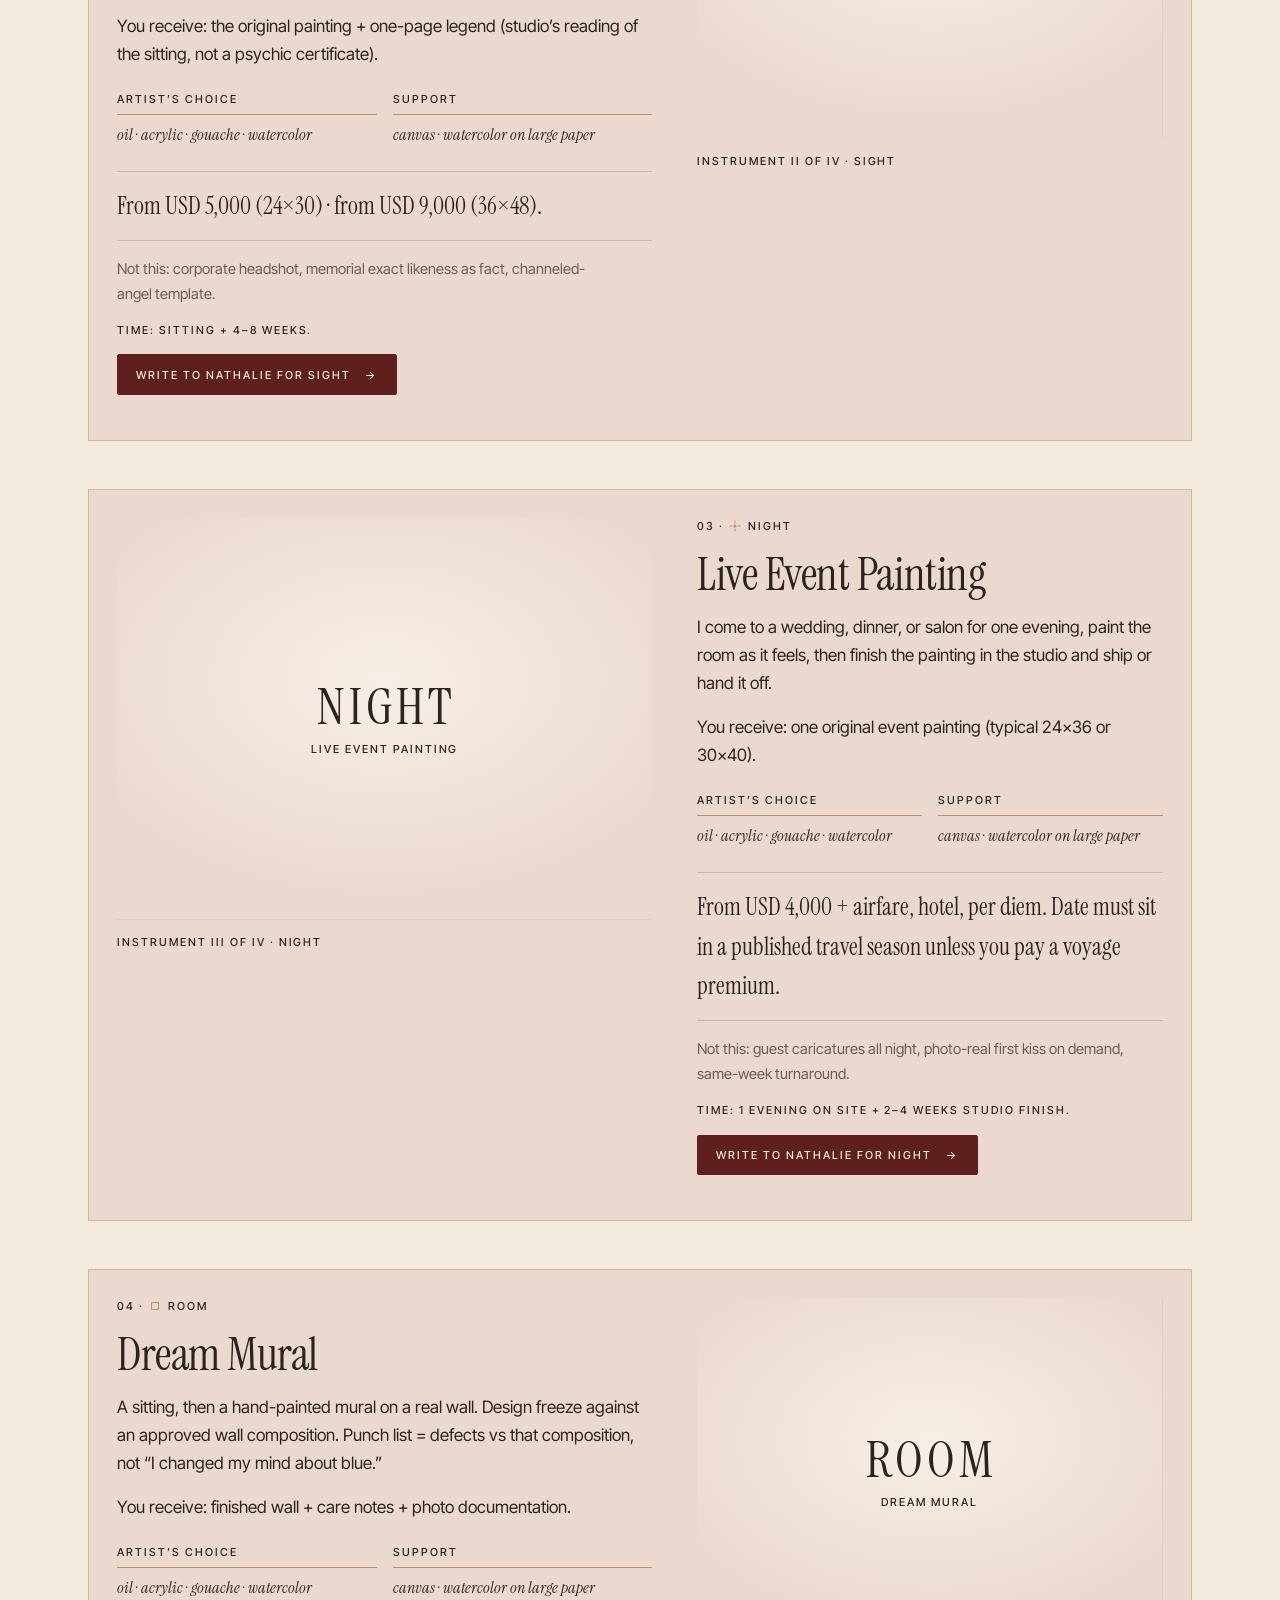
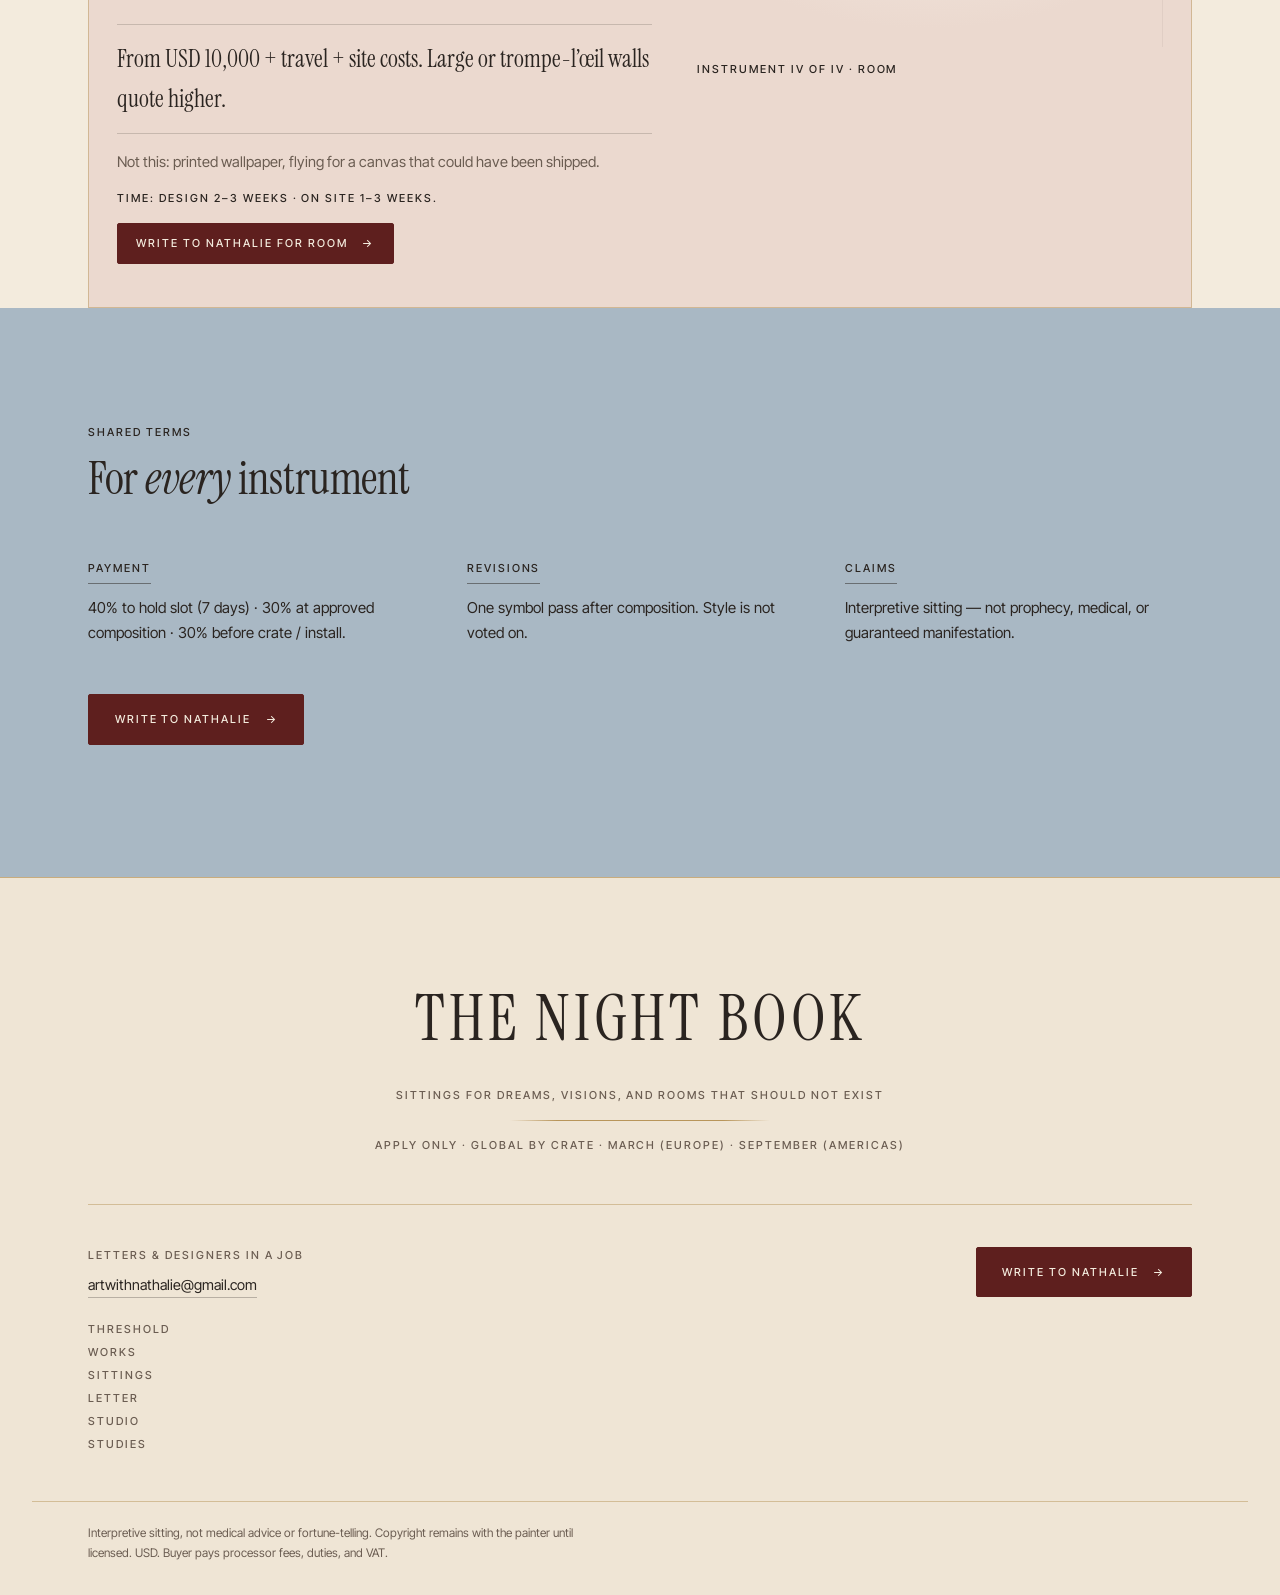
<file: sittings.html>
<!DOCTYPE html>
<html lang="en">
<head>
<meta charset="utf-8">
<meta name="viewport" content="width=device-width, initial-scale=1">
<meta name="robots" content="noindex">
<title>Sittings — The Night Book</title>
<meta name="description" content="Apply only. Twelve to sixteen offers a year. Four instruments: DREAM, SIGHT, NIGHT, ROOM.">
<meta name="theme-color" content="#A9B8C4">
<link rel="preconnect" href="https://fonts.googleapis.com">
<link rel="preconnect" href="https://fonts.gstatic.com" crossorigin>
<link href="https://fonts.googleapis.com/css2?family=Instrument+Serif:ital@0;1&family=Inter+Tight:wght@400;500&display=swap" rel="stylesheet">
<link rel="stylesheet" href="css/styles.css">
<script>document.documentElement.classList.add("js")</script>
</head>
<body class="">
<svg class="sprite" width="0" height="0" aria-hidden="true" focusable="false" style="position:absolute;width:0;height:0;overflow:hidden"><defs><symbol id="m-dream" viewBox="0 0 12 12"><circle cx="6" cy="6" r="3.2" fill="#B8955A" stroke="#B8955A" stroke-width="1" vector-effect="non-scaling-stroke"/></symbol><symbol id="m-sight" viewBox="0 0 12 12"><circle cx="6" cy="6" r="1.6" fill="#B8955A"/><circle cx="6" cy="6" r="4.9" fill="none" stroke="#B8955A" stroke-width="1" vector-effect="non-scaling-stroke"/></symbol><symbol id="m-night" viewBox="0 0 12 12"><circle cx="6" cy="6" r="1.6" fill="#B8955A"/><path d="M6 .6V3.4M6 8.6v2.8M.6 6h2.8M8.6 6h2.8" fill="none" stroke="#B8955A" stroke-width="1" vector-effect="non-scaling-stroke"/></symbol><symbol id="m-room" viewBox="0 0 12 12"><rect x="2.5" y="2.5" width="7" height="7" fill="none" stroke="#B8955A" stroke-width="1" vector-effect="non-scaling-stroke"/></symbol></defs></svg>
<a class="skip" href="#main">Skip to content</a>
<div class="progress" aria-hidden="true"><span></span></div>
<header class="site-header">
  <div class="status"><span class="dot" aria-hidden="true"></span>The Book is open<span class="dash" aria-hidden="true"></span>first letters are being read</div>
  <div class="site-header__row">
    <a class="wordmark" href="index.html" aria-label="The Night Book, home">The Night Book</a>
    <nav class="nav" aria-label="Primary"><a href="index.html" class="nav__home">Threshold</a><a href="works.html">Works</a><a href="sittings.html" aria-current="page">Sittings</a><a href="letter.html" class="nav__letter">Letter</a><a href="studio.html">Studio</a></nav>
    <a class="pill pill--sm header-cta" href="letter.html">Write to Nathalie <span class="arr" aria-hidden="true">→</span></a>
  </div>
</header>
<main id="main">
<section class="intro night" data-vt="Twelve to sixteen offers a year">
  <svg class="arcs" viewBox="0 0 800 800" aria-hidden="true" focusable="false"><path d="M40 620 C 220 420, 520 760, 780 300" fill="none" stroke="currentColor" stroke-width=".8"/></svg>
  <div class="wrap intro__in">
    <p class="eyebrow">Sittings<span class="dash" aria-hidden="true"></span>four instruments</p>
    <h1 class="display">Apply <em class="blood">only</em>.</h1>
    <p class="lead">Twelve to sixteen offers a year. Global by crate. Travel only in two seasons — March (Europe), September (Americas).</p>
    
  </div>
</section>
<div class="wrap sitt reveal-group"><section class="xcard xcard--sitting" id="dream" data-vt="01 · DREAM · Paint My Dream">
  <div class="xcard__fig"><div class="mat"><div class="media xcard__img"><div class="imark imark--sitting"><span class="imark__big">DREAM</span><span class="imark__small caps">Paint My Dream</span></div></div></div><p class="caps fig-cap cap">Instrument I of IV · DREAM</p></div>
  <div class="xcard__body cap">
    <p class="caps mark">01 · <svg class="smark" width="12" height="12" aria-hidden="true" focusable="false"><use href="#m-dream"/></svg>DREAM</p>
    <h2 class="h2">Paint My Dream</h2>
    <p>You tell one real dream — or a half-remembered image that keeps returning — in a 75-minute video sitting. The studio paints that dream as a finished original — artist’s choice of medium — in the studio’s surreal language — not a storyboard sketch, not a photo-copy of your face.</p><p>You receive: the original painting + short written legend of the symbols + process photos.</p>
    <div class="facts">
  <div><p class="fact__label">Artist’s choice</p><p class="fact__line">oil · acrylic · gouache · watercolor</p></div>
  <div><p class="fact__label">Support</p><p class="fact__line">canvas · watercolor on large paper</p></div>
</div>
    <p class="floor">From USD 4,500 (24×30) · from USD 8,500 (36×48). Shipping extra.</p>
    <p class="not">Not this: vacation as Dalí, other artists’ characters, digital file as the main deliverable.</p>
    <p class="time caps">Time: sitting + 4–8 weeks in studio.</p>
    <p class="xcard__action"><a class="pill pill--cream pill--sm" href="letter.html?instrument=DREAM">Write to Nathalie for DREAM <span class="arr" aria-hidden="true">→</span></a></p>
  </div>
</section><section class="xcard xcard--sitting xcard--flip" id="sight" data-vt="02 · SIGHT · Presence Portrait">
  <div class="xcard__fig"><div class="mat"><div class="media xcard__img"><div class="imark imark--sitting"><span class="imark__big">SIGHT</span><span class="imark__small caps">Presence Portrait</span></div></div></div><p class="caps fig-cap cap">Instrument II of IV · SIGHT</p></div>
  <div class="xcard__body cap">
    <p class="caps mark">02 · <svg class="smark" width="12" height="12" aria-hidden="true" focusable="false"><use href="#m-sight"/></svg>SIGHT</p>
    <h2 class="h2">Presence Portrait</h2>
    <p>A portrait of a person (or a pair) that is allowed to stop looking like them. Session first; then a painting of presence — rooms, animals, weather, objects standing in for the sitter, the way they return to you at the edge of sleep. Face can appear. It does not have to.</p><p>You receive: the original painting + one-page legend (studio’s reading of the sitting, not a psychic certificate).</p>
    <div class="facts">
  <div><p class="fact__label">Artist’s choice</p><p class="fact__line">oil · acrylic · gouache · watercolor</p></div>
  <div><p class="fact__label">Support</p><p class="fact__line">canvas · watercolor on large paper</p></div>
</div>
    <p class="floor">From USD 5,000 (24×30) · from USD 9,000 (36×48).</p>
    <p class="not">Not this: corporate headshot, memorial exact likeness as fact, channeled-angel template.</p>
    <p class="time caps">Time: sitting + 4–8 weeks.</p>
    <p class="xcard__action"><a class="pill pill--cream pill--sm" href="letter.html?instrument=SIGHT">Write to Nathalie for SIGHT <span class="arr" aria-hidden="true">→</span></a></p>
  </div>
</section><section class="xcard xcard--sitting" id="night" data-vt="03 · NIGHT · Live Event Painting">
  <div class="xcard__fig"><div class="mat"><div class="media xcard__img"><div class="imark imark--sitting"><span class="imark__big">NIGHT</span><span class="imark__small caps">Live Event Painting</span></div></div></div><p class="caps fig-cap cap">Instrument III of IV · NIGHT</p></div>
  <div class="xcard__body cap">
    <p class="caps mark">03 · <svg class="smark" width="12" height="12" aria-hidden="true" focusable="false"><use href="#m-night"/></svg>NIGHT</p>
    <h2 class="h2">Live Event Painting</h2>
    <p>I come to a wedding, dinner, or salon for one evening, paint the room as it feels, then finish the painting in the studio and ship or hand it off.</p><p>You receive: one original event painting (typical 24×36 or 30×40).</p>
    <div class="facts">
  <div><p class="fact__label">Artist’s choice</p><p class="fact__line">oil · acrylic · gouache · watercolor</p></div>
  <div><p class="fact__label">Support</p><p class="fact__line">canvas · watercolor on large paper</p></div>
</div>
    <p class="floor">From USD 4,000 + airfare, hotel, per diem. Date must sit in a published travel season unless you pay a voyage premium.</p>
    <p class="not">Not this: guest caricatures all night, photo-real first kiss on demand, same-week turnaround.</p>
    <p class="time caps">Time: 1 evening on site + 2–4 weeks studio finish.</p>
    <p class="xcard__action"><a class="pill pill--cream pill--sm" href="letter.html?instrument=NIGHT">Write to Nathalie for NIGHT <span class="arr" aria-hidden="true">→</span></a></p>
  </div>
</section><section class="xcard xcard--sitting xcard--flip" id="room" data-vt="04 · ROOM · Dream Mural">
  <div class="xcard__fig"><div class="mat"><div class="media xcard__img"><div class="imark imark--sitting"><span class="imark__big">ROOM</span><span class="imark__small caps">Dream Mural</span></div></div></div><p class="caps fig-cap cap">Instrument IV of IV · ROOM</p></div>
  <div class="xcard__body cap">
    <p class="caps mark">04 · <svg class="smark" width="12" height="12" aria-hidden="true" focusable="false"><use href="#m-room"/></svg>ROOM</p>
    <h2 class="h2">Dream Mural</h2>
    <p>A sitting, then a hand-painted mural on a real wall. Design freeze against an approved wall composition. Punch list = defects vs that composition, not “I changed my mind about blue.”</p><p>You receive: finished wall + care notes + photo documentation.</p>
    <div class="facts">
  <div><p class="fact__label">Artist’s choice</p><p class="fact__line">oil · acrylic · gouache · watercolor</p></div>
  <div><p class="fact__label">Support</p><p class="fact__line">canvas · watercolor on large paper</p></div>
</div>
    <p class="floor">From USD 10,000 + travel + site costs. Large or trompe-l’œil walls quote higher.</p>
    <p class="not">Not this: printed wallpaper, flying for a canvas that could have been shipped.</p>
    <p class="time caps">Time: design 2–3 weeks · on site 1–3 weeks.</p>
    <p class="xcard__action"><a class="pill pill--cream pill--sm" href="letter.html?instrument=ROOM">Write to Nathalie for ROOM <span class="arr" aria-hidden="true">→</span></a></p>
  </div>
</section></div>
<section class="section section--linen" data-vt="Shared terms">
  <div class="wrap">
    <div class="sec-head reveal"><p class="eyebrow">Shared terms</p><h2 class="h2">For <em class="blood">every</em> instrument</h2></div>
    <div class="terms reveal">
      <div><p class="lcard__cat">Payment</p><p>40% to hold slot (7 days) · 30% at approved composition · 30% before crate / install.</p></div>
      <div><p class="lcard__cat">Revisions</p><p>One symbol pass after composition. Style is not voted on.</p></div>
      <div><p class="lcard__cat">Claims</p><p>Interpretive sitting — not prophecy, medical, or guaranteed manifestation.</p></div>
    </div>
    <p class="reveal" style="margin-top:3rem"><a class="pill pill--dark" href="letter.html">Write to Nathalie <span class="arr" aria-hidden="true">→</span></a></p>
  </div>
</section>
</main>
<footer class="site-footer">
  <div class="wrap foot">
    <div class="foot__side">
      <p class="caps">Letters &amp; designers in a job</p>
      <p><a class="ulink" href="mailto:artwithnathalie@gmail.com">artwithnathalie@gmail.com</a></p>
      <nav class="foot__nav" aria-label="Footer"><a href="index.html">Threshold</a><a href="works.html">Works</a><a href="sittings.html">Sittings</a><a href="letter.html">Letter</a><a href="studio.html">Studio</a><a href="studies.html">Studies</a></nav>
    </div>
    <div class="foot__center">
      <a class="wordmark wordmark--lg" href="index.html">The Night Book</a>
      <p class="caps foot__tag">Sittings for dreams, visions, and rooms that should not exist</p>
      <span class="divider" aria-hidden="true"></span>
      <p class="caps foot__tag foot__tag--sub">Apply only · global by crate · March (Europe) · September (Americas)</p>
    </div>
    <div class="foot__side foot__side--right">
      <a class="pill" href="letter.html">Write to Nathalie <span class="arr" aria-hidden="true">→</span></a>
    </div>
  </div>
  <div class="wrap legal">
    <p>Interpretive sitting, not medical advice or fortune-telling. Copyright remains with the painter until licensed. USD. Buyer pays processor fees, duties, and VAT.</p>
  </div>
</footer>
<script src="js/site.js"></script>
</body>
</html>
</file>
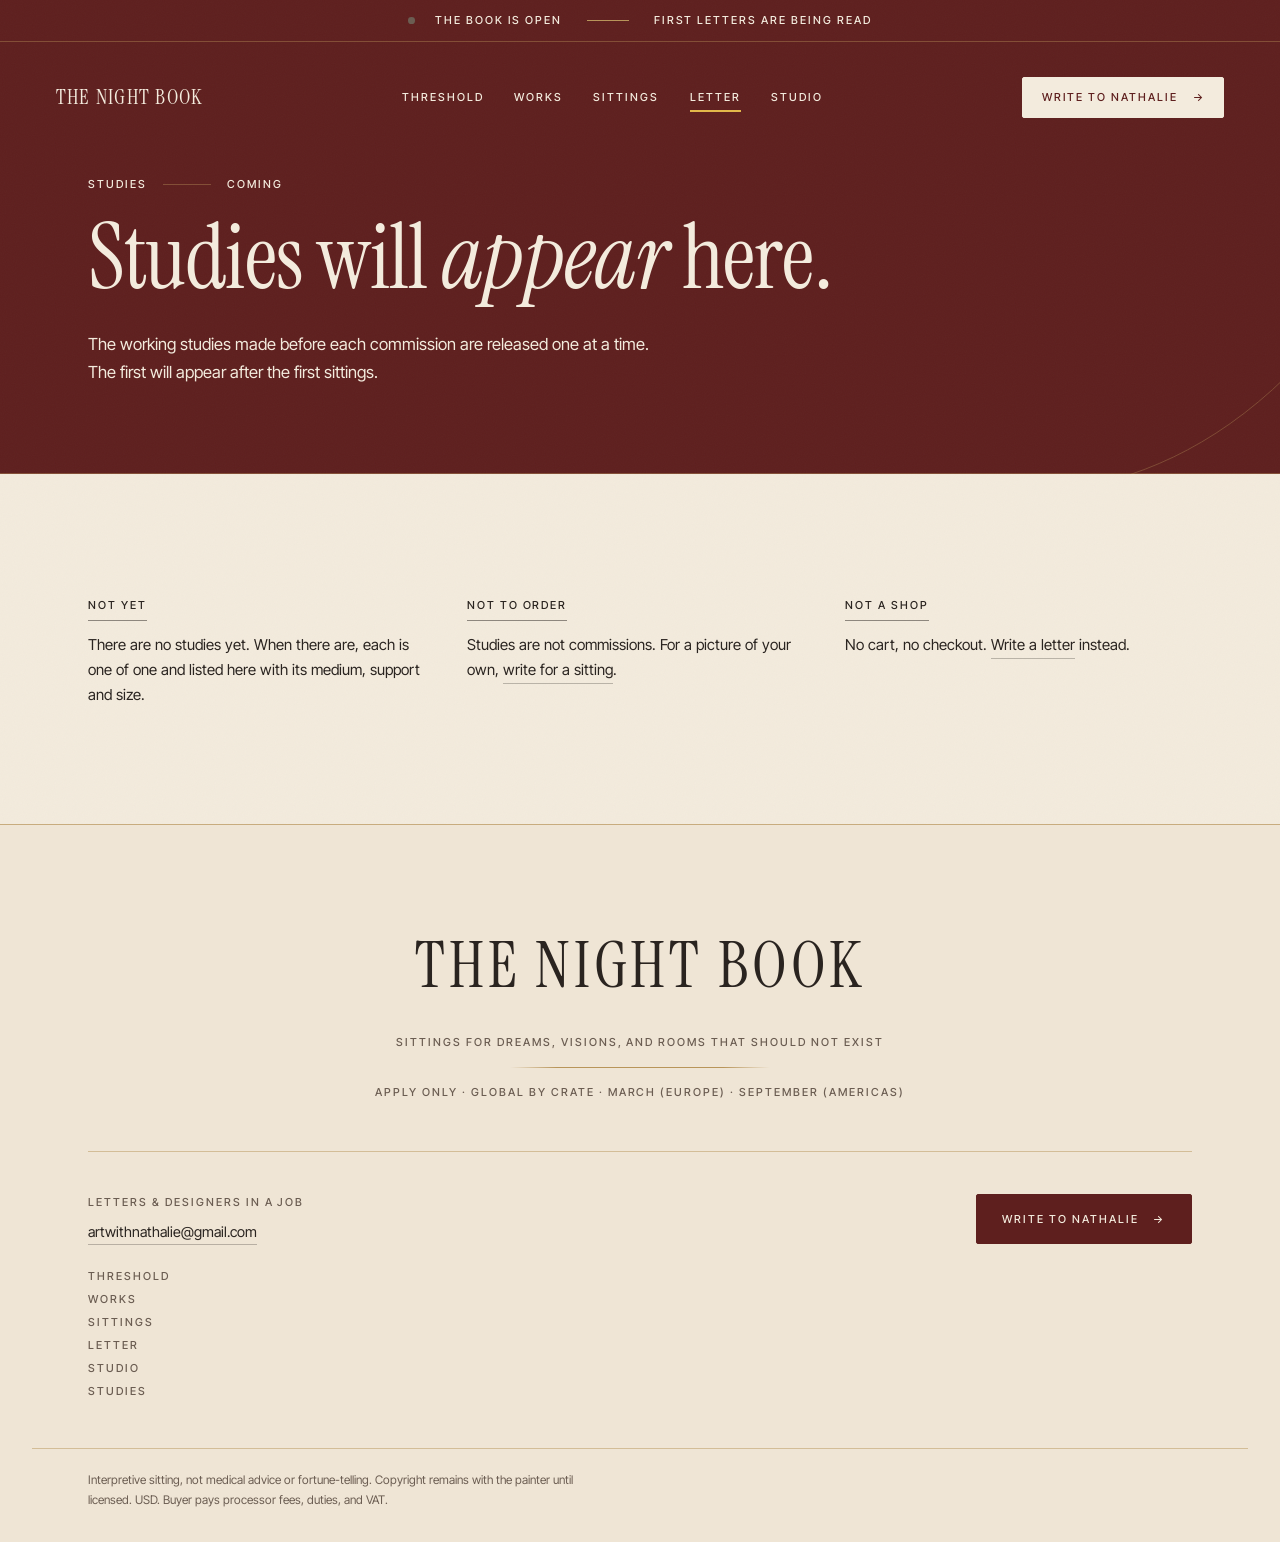
<file: studies.html>
<!DOCTYPE html>
<html lang="en">
<head>
<meta charset="utf-8">
<meta name="viewport" content="width=device-width, initial-scale=1">
<meta name="robots" content="noindex">
<title>Studies — The Night Book</title>
<meta name="description" content="Studies will appear here after the first sittings.">
<meta name="theme-color" content="#A9B8C4">
<link rel="preconnect" href="https://fonts.googleapis.com">
<link rel="preconnect" href="https://fonts.gstatic.com" crossorigin>
<link href="https://fonts.googleapis.com/css2?family=Instrument+Serif:ital@0;1&family=Inter+Tight:wght@400;500&display=swap" rel="stylesheet">
<link rel="stylesheet" href="css/styles.css">
<script>document.documentElement.classList.add("js")</script>
</head>
<body class="">

<a class="skip" href="#main">Skip to content</a>
<div class="progress" aria-hidden="true"><span></span></div>
<header class="site-header">
  <div class="status"><span class="dot" aria-hidden="true"></span>The Book is open<span class="dash" aria-hidden="true"></span>first letters are being read</div>
  <div class="site-header__row">
    <a class="wordmark" href="index.html" aria-label="The Night Book, home">The Night Book</a>
    <nav class="nav" aria-label="Primary"><a href="index.html" class="nav__home">Threshold</a><a href="works.html">Works</a><a href="sittings.html">Sittings</a><a href="letter.html" class="nav__letter">Letter</a><a href="studio.html">Studio</a></nav>
    <a class="pill pill--sm header-cta" href="letter.html">Write to Nathalie <span class="arr" aria-hidden="true">→</span></a>
  </div>
</header>
<main id="main">
<section class="intro night" data-vt="Studies · coming">
  <svg class="arcs" viewBox="0 0 800 800" aria-hidden="true" focusable="false"><path d="M40 620 C 220 420, 520 760, 780 300" fill="none" stroke="currentColor" stroke-width=".8"/></svg>
  <div class="wrap intro__in">
    <p class="eyebrow">Studies<span class="dash" aria-hidden="true"></span>coming</p>
    <h1 class="display">Studies will <em class="blood">appear</em> here.</h1>
    <p class="lead">The working studies made before each commission are released one at a time. The first will appear after the first sittings.</p>
    
  </div>
</section>
<section class="section" data-vt="Not a shop · not made to order">
  <div class="wrap">
    <div class="terms reveal">
      <div><p class="lcard__cat">Not yet</p><p>There are no studies yet. When there are, each is one of one and listed here with its medium, support and size.</p></div>
      <div><p class="lcard__cat">Not to order</p><p>Studies are not commissions. For a picture of your own, <a class="ulink" href="sittings.html">write for a sitting</a>.</p></div>
      <div><p class="lcard__cat">Not a shop</p><p>No cart, no checkout. <a class="ulink" href="letter.html">Write a letter</a> instead.</p></div>
    </div>
  </div>
</section>
</main>
<footer class="site-footer">
  <div class="wrap foot">
    <div class="foot__side">
      <p class="caps">Letters &amp; designers in a job</p>
      <p><a class="ulink" href="mailto:artwithnathalie@gmail.com">artwithnathalie@gmail.com</a></p>
      <nav class="foot__nav" aria-label="Footer"><a href="index.html">Threshold</a><a href="works.html">Works</a><a href="sittings.html">Sittings</a><a href="letter.html">Letter</a><a href="studio.html">Studio</a><a href="studies.html">Studies</a></nav>
    </div>
    <div class="foot__center">
      <a class="wordmark wordmark--lg" href="index.html">The Night Book</a>
      <p class="caps foot__tag">Sittings for dreams, visions, and rooms that should not exist</p>
      <span class="divider" aria-hidden="true"></span>
      <p class="caps foot__tag foot__tag--sub">Apply only · global by crate · March (Europe) · September (Americas)</p>
    </div>
    <div class="foot__side foot__side--right">
      <a class="pill" href="letter.html">Write to Nathalie <span class="arr" aria-hidden="true">→</span></a>
    </div>
  </div>
  <div class="wrap legal">
    <p>Interpretive sitting, not medical advice or fortune-telling. Copyright remains with the painter until licensed. USD. Buyer pays processor fees, duties, and VAT.</p>
  </div>
</footer>
<script src="js/site.js"></script>
</body>
</html>
</file>
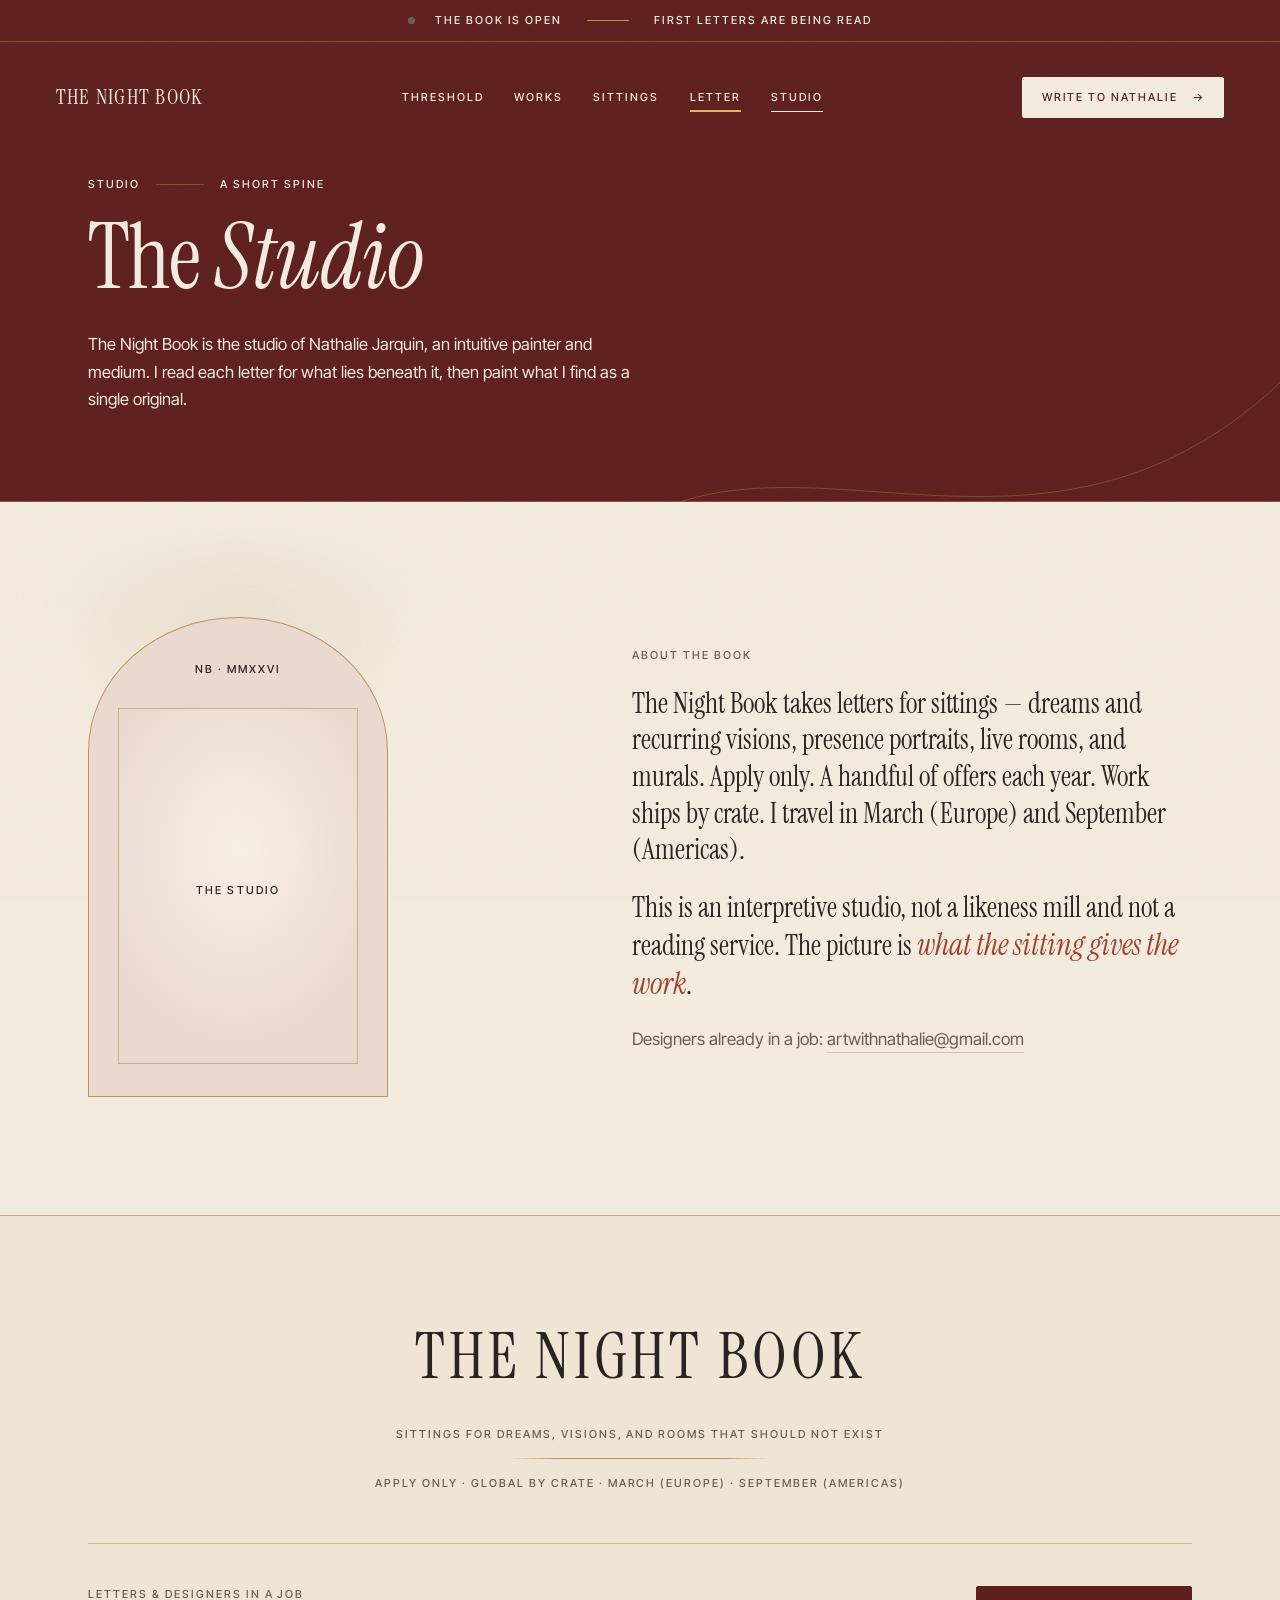
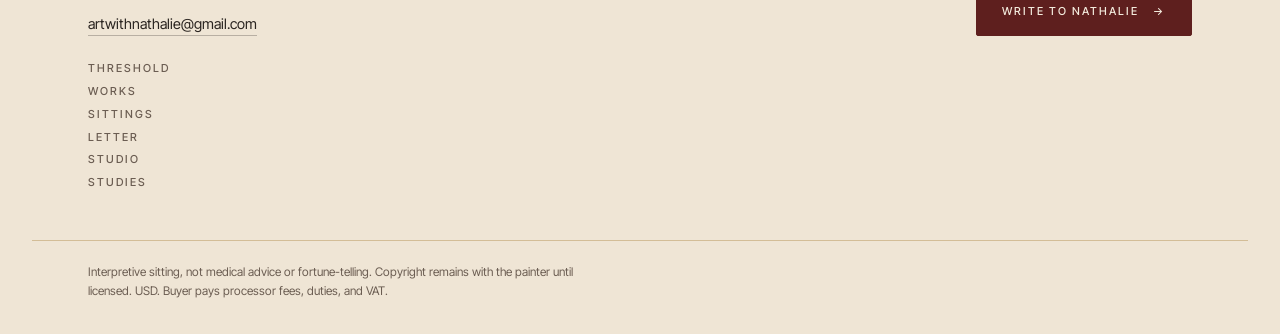
<file: studio.html>
<!DOCTYPE html>
<html lang="en">
<head>
<meta charset="utf-8">
<meta name="viewport" content="width=device-width, initial-scale=1">
<meta name="robots" content="noindex">
<title>Studio — The Night Book</title>
<meta name="description" content="The Night Book is the studio of Nathalie Jarquin, an intuitive painter and medium. I read each letter for what lies beneath it, then paint what I find as a single original.">
<meta name="theme-color" content="#A9B8C4">
<link rel="preconnect" href="https://fonts.googleapis.com">
<link rel="preconnect" href="https://fonts.gstatic.com" crossorigin>
<link href="https://fonts.googleapis.com/css2?family=Instrument+Serif:ital@0;1&family=Inter+Tight:wght@400;500&display=swap" rel="stylesheet">
<link rel="stylesheet" href="css/styles.css">
<script>document.documentElement.classList.add("js")</script>
</head>
<body class="">

<a class="skip" href="#main">Skip to content</a>
<div class="progress" aria-hidden="true"><span></span></div>
<header class="site-header">
  <div class="status"><span class="dot" aria-hidden="true"></span>The Book is open<span class="dash" aria-hidden="true"></span>first letters are being read</div>
  <div class="site-header__row">
    <a class="wordmark" href="index.html" aria-label="The Night Book, home">The Night Book</a>
    <nav class="nav" aria-label="Primary"><a href="index.html" class="nav__home">Threshold</a><a href="works.html">Works</a><a href="sittings.html">Sittings</a><a href="letter.html" class="nav__letter">Letter</a><a href="studio.html" aria-current="page">Studio</a></nav>
    <a class="pill pill--sm header-cta" href="letter.html">Write to Nathalie <span class="arr" aria-hidden="true">→</span></a>
  </div>
</header>
<main id="main">
<section class="intro night" data-vt="Apply only · global by crate">
  <svg class="arcs" viewBox="0 0 800 800" aria-hidden="true" focusable="false"><path d="M40 620 C 220 420, 520 760, 780 300" fill="none" stroke="currentColor" stroke-width=".8"/></svg>
  <div class="wrap intro__in">
    <p class="eyebrow">Studio<span class="dash" aria-hidden="true"></span>a short spine</p>
    <h1 class="display">The <em class="blood">Studio</em></h1>
    <p class="lead">The Night Book is the studio of Nathalie Jarquin, an intuitive painter and medium. I read each letter for what lies beneath it, then paint what I find as a single original.</p>
    
  </div>
</section>
<section class="section" data-vt="About the Book">
  <div class="wrap spine">
    <div class="spine__fig reveal-group"><div class="archwrap archwrap--aside"><div class="arch"><span class="arch__top caps" aria-hidden="true">NB · MMXXVI</span><div class="arch__win"><div class="imark imark--empty"><span class="imark__big"></span><span class="imark__small caps">The studio</span></div></div></div></div></div>
    <div class="spine__text reveal">
      <p class="eyebrow">About the Book</p>
      <p class="spine__lead">The Night Book takes letters for sittings — dreams and recurring visions, presence portraits, live rooms, and murals. Apply only. A handful of offers each year. Work ships by crate. I travel in March (Europe) and September (Americas).</p>
      <p class="spine__lead">This is an interpretive studio, not a likeness mill and not a reading service. The picture is <em class="blood">what the sitting gives the work</em>.</p>
      <p class="muted">Designers already in a job: <a class="ulink" href="mailto:artwithnathalie@gmail.com">artwithnathalie@gmail.com</a></p>
    </div>
  </div>
</section>
</main>
<footer class="site-footer">
  <div class="wrap foot">
    <div class="foot__side">
      <p class="caps">Letters &amp; designers in a job</p>
      <p><a class="ulink" href="mailto:artwithnathalie@gmail.com">artwithnathalie@gmail.com</a></p>
      <nav class="foot__nav" aria-label="Footer"><a href="index.html">Threshold</a><a href="works.html">Works</a><a href="sittings.html">Sittings</a><a href="letter.html">Letter</a><a href="studio.html">Studio</a><a href="studies.html">Studies</a></nav>
    </div>
    <div class="foot__center">
      <a class="wordmark wordmark--lg" href="index.html">The Night Book</a>
      <p class="caps foot__tag">Sittings for dreams, visions, and rooms that should not exist</p>
      <span class="divider" aria-hidden="true"></span>
      <p class="caps foot__tag foot__tag--sub">Apply only · global by crate · March (Europe) · September (Americas)</p>
    </div>
    <div class="foot__side foot__side--right">
      <a class="pill" href="letter.html">Write to Nathalie <span class="arr" aria-hidden="true">→</span></a>
    </div>
  </div>
  <div class="wrap legal">
    <p>Interpretive sitting, not medical advice or fortune-telling. Copyright remains with the painter until licensed. USD. Buyer pays processor fees, duties, and VAT.</p>
  </div>
</footer>
<script src="js/site.js"></script>
</body>
</html>
</file>
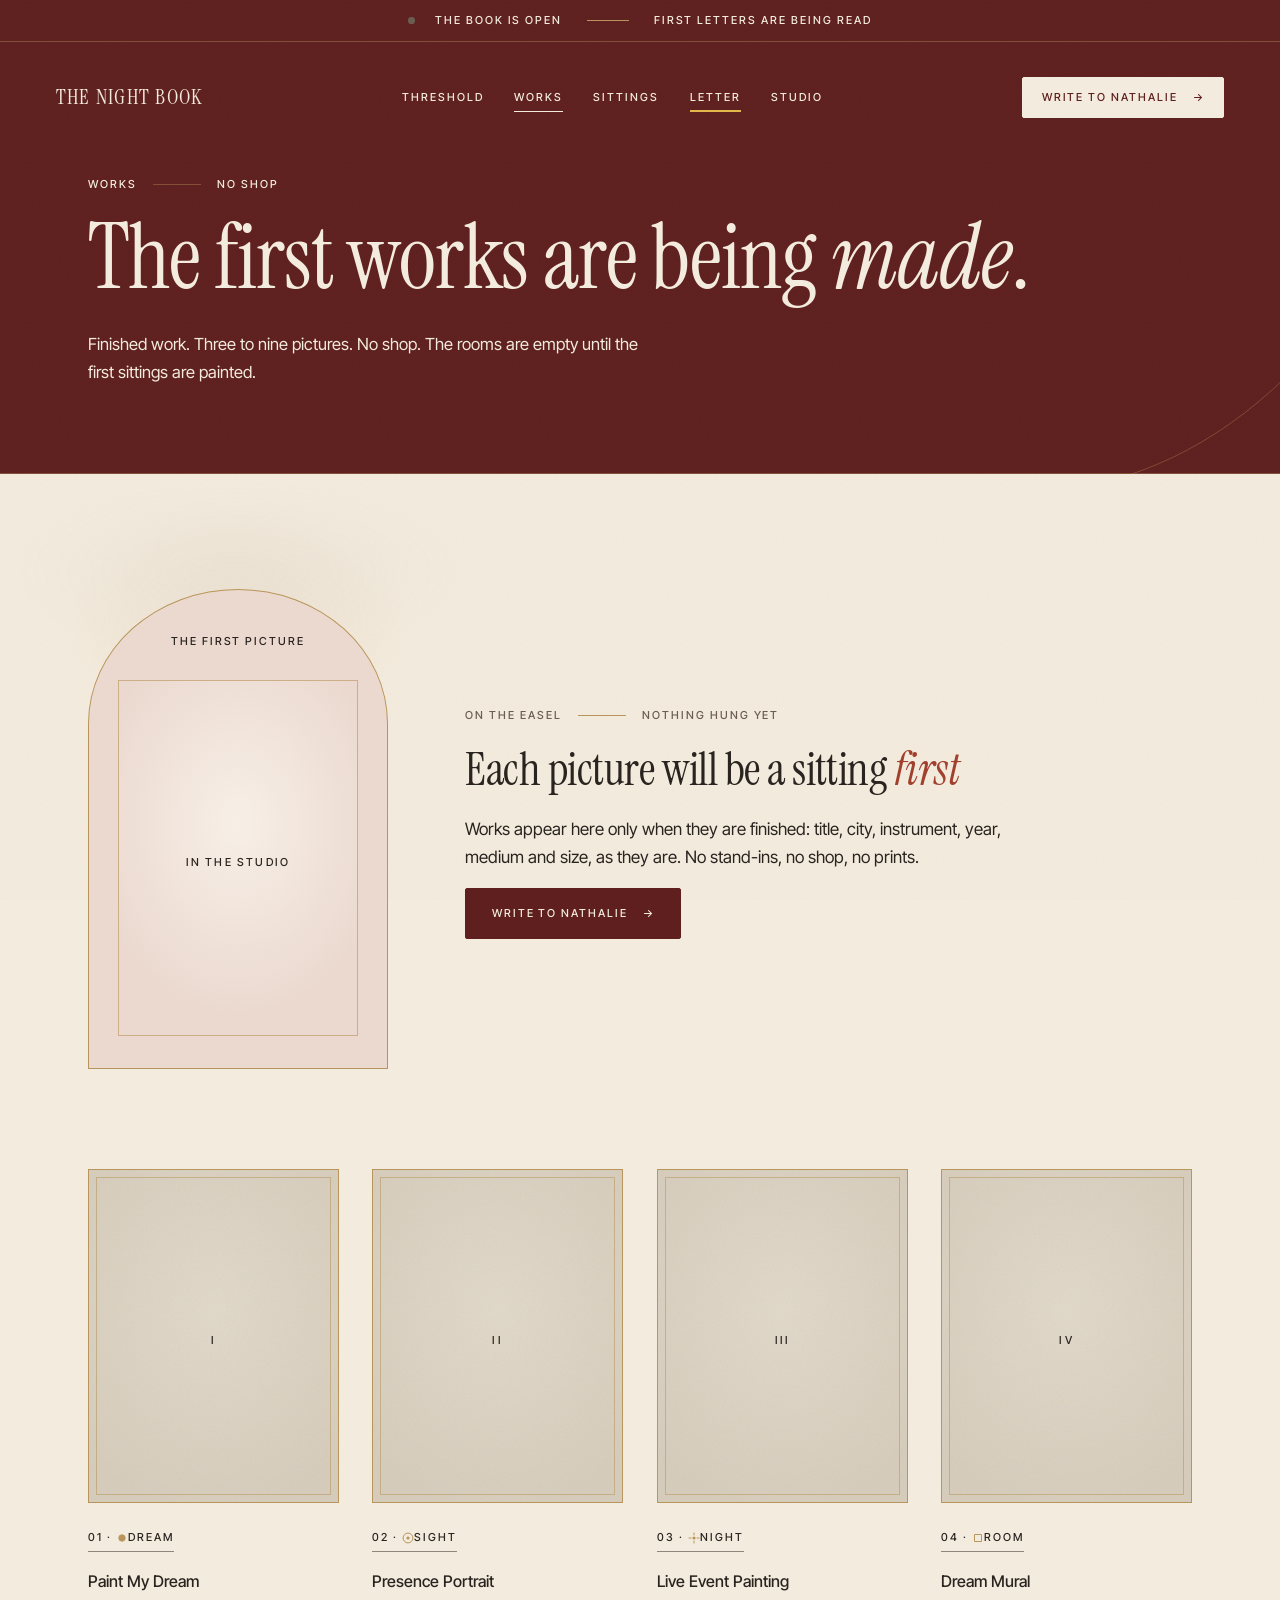
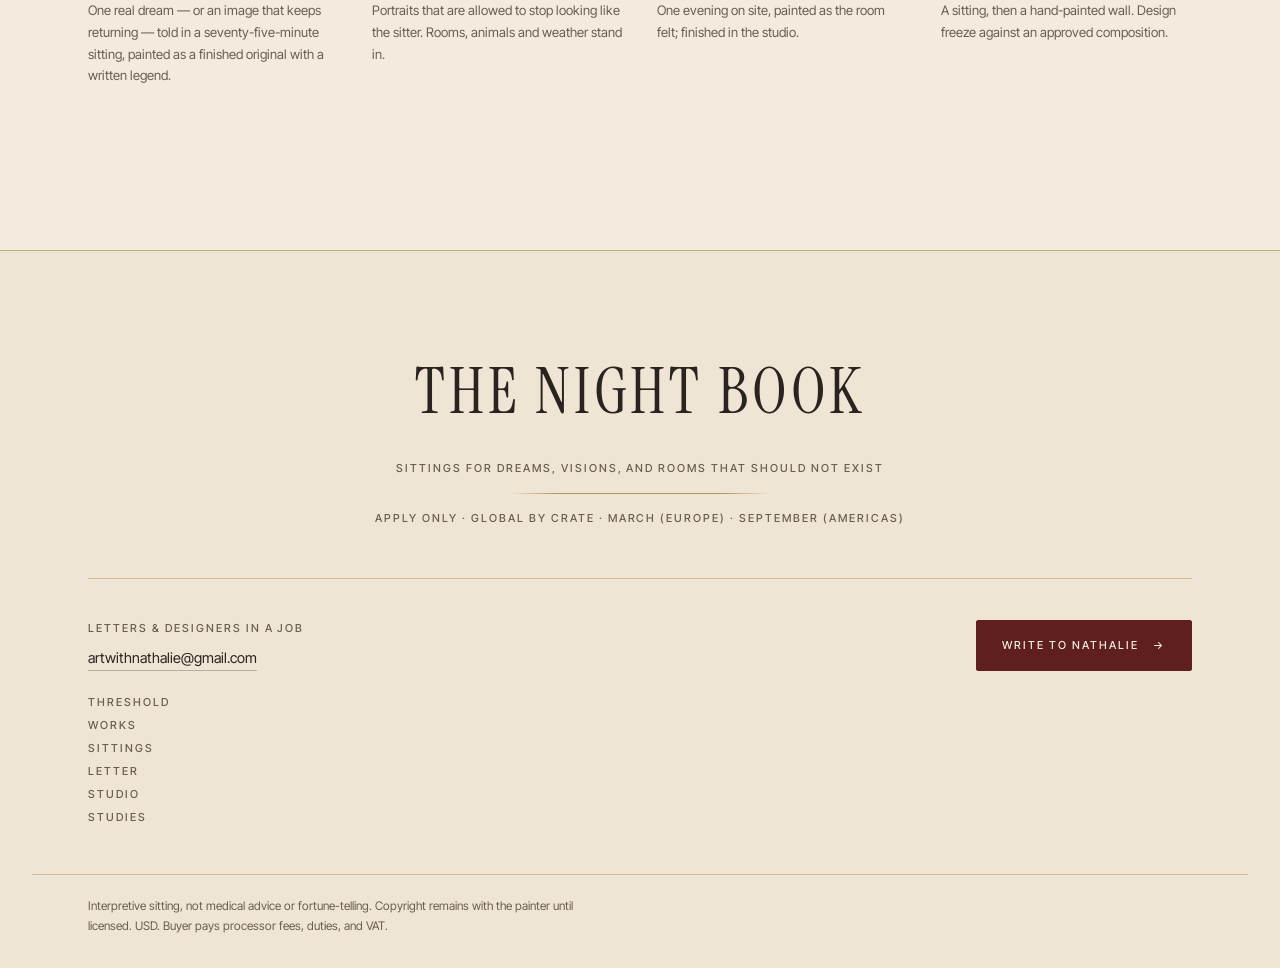
<file: works.html>
<!DOCTYPE html>
<html lang="en">
<head>
<meta charset="utf-8">
<meta name="viewport" content="width=device-width, initial-scale=1">
<meta name="robots" content="noindex">
<title>Works — The Night Book</title>
<meta name="description" content="Finished work. Three to nine pictures. No shop. The first works are being made.">
<meta name="theme-color" content="#A9B8C4">
<link rel="preconnect" href="https://fonts.googleapis.com">
<link rel="preconnect" href="https://fonts.gstatic.com" crossorigin>
<link href="https://fonts.googleapis.com/css2?family=Instrument+Serif:ital@0;1&family=Inter+Tight:wght@400;500&display=swap" rel="stylesheet">
<link rel="stylesheet" href="css/styles.css">
<script>document.documentElement.classList.add("js")</script>
</head>
<body class="">
<svg class="sprite" width="0" height="0" aria-hidden="true" focusable="false" style="position:absolute;width:0;height:0;overflow:hidden"><defs><symbol id="m-dream" viewBox="0 0 12 12"><circle cx="6" cy="6" r="3.2" fill="#B8955A" stroke="#B8955A" stroke-width="1" vector-effect="non-scaling-stroke"/></symbol><symbol id="m-sight" viewBox="0 0 12 12"><circle cx="6" cy="6" r="1.6" fill="#B8955A"/><circle cx="6" cy="6" r="4.9" fill="none" stroke="#B8955A" stroke-width="1" vector-effect="non-scaling-stroke"/></symbol><symbol id="m-night" viewBox="0 0 12 12"><circle cx="6" cy="6" r="1.6" fill="#B8955A"/><path d="M6 .6V3.4M6 8.6v2.8M.6 6h2.8M8.6 6h2.8" fill="none" stroke="#B8955A" stroke-width="1" vector-effect="non-scaling-stroke"/></symbol><symbol id="m-room" viewBox="0 0 12 12"><rect x="2.5" y="2.5" width="7" height="7" fill="none" stroke="#B8955A" stroke-width="1" vector-effect="non-scaling-stroke"/></symbol></defs></svg>
<a class="skip" href="#main">Skip to content</a>
<div class="progress" aria-hidden="true"><span></span></div>
<header class="site-header">
  <div class="status"><span class="dot" aria-hidden="true"></span>The Book is open<span class="dash" aria-hidden="true"></span>first letters are being read</div>
  <div class="site-header__row">
    <a class="wordmark" href="index.html" aria-label="The Night Book, home">The Night Book</a>
    <nav class="nav" aria-label="Primary"><a href="index.html" class="nav__home">Threshold</a><a href="works.html" aria-current="page">Works</a><a href="sittings.html">Sittings</a><a href="letter.html" class="nav__letter">Letter</a><a href="studio.html">Studio</a></nav>
    <a class="pill pill--sm header-cta" href="letter.html">Write to Nathalie <span class="arr" aria-hidden="true">→</span></a>
  </div>
</header>
<main id="main">
<section class="intro night" data-vt="Works · the first are being made">
  <svg class="arcs" viewBox="0 0 800 800" aria-hidden="true" focusable="false"><path d="M40 620 C 220 420, 520 760, 780 300" fill="none" stroke="currentColor" stroke-width=".8"/></svg>
  <div class="wrap intro__in">
    <p class="eyebrow">Works<span class="dash" aria-hidden="true"></span>no shop</p>
    <h1 class="display">The first works are being <em class="blood">made</em>.</h1>
    <p class="lead">Finished work. Three to nine pictures. No shop. The rooms are empty until the first sittings are painted.</p>
    
  </div>
</section>
<section class="section" data-vt="Four rooms · awaiting their first pictures">
  <div class="wrap">
    <div class="works-empty">
      <div class="works-empty__arch reveal-group"><div class="archwrap archwrap--aside"><div class="arch"><span class="arch__top caps" aria-hidden="true">The first picture</span><div class="arch__win"><div class="imark imark--empty"><span class="imark__big"></span><span class="imark__small caps">In the studio</span></div></div></div></div></div>
      <div class="works-empty__text reveal">
        <p class="eyebrow">On the easel<span class="dash" aria-hidden="true"></span>nothing hung yet</p>
        <h2 class="h2">Each picture will be a sitting <em class="blood">first</em></h2>
        <p>Works appear here only when they are finished: title, city, instrument, year, medium and size, as they are. No stand-ins, no shop, no prints.</p>
        <p><a class="pill pill--dark" href="letter.html">Write to Nathalie <span class="arr" aria-hidden="true">→</span></a></p>
      </div>
    </div>
    <div class="lcards lcards--4 eframes reveal-group"><div class="eframe">
  <div class="mat"><div class="media eframe__img eframe__img--tall"><div class="imark imark--empty"><span class="imark__big"></span><span class="imark__small caps">I</span></div></div></div>
  <div class="cap"><p class="lcard__cat">01 · <svg class="smark" width="12" height="12" aria-hidden="true" focusable="false"><use href="#m-dream"/></svg>DREAM</p><p class="lcard__title">Paint My Dream</p><p class="lcard__sub">One real dream — or an image that keeps returning — told in a seventy-five-minute sitting, painted as a finished original with a written legend.</p></div>
</div><div class="eframe">
  <div class="mat"><div class="media eframe__img eframe__img--tall"><div class="imark imark--empty"><span class="imark__big"></span><span class="imark__small caps">II</span></div></div></div>
  <div class="cap"><p class="lcard__cat">02 · <svg class="smark" width="12" height="12" aria-hidden="true" focusable="false"><use href="#m-sight"/></svg>SIGHT</p><p class="lcard__title">Presence Portrait</p><p class="lcard__sub">Portraits that are allowed to stop looking like the sitter. Rooms, animals and weather stand in.</p></div>
</div><div class="eframe">
  <div class="mat"><div class="media eframe__img eframe__img--tall"><div class="imark imark--empty"><span class="imark__big"></span><span class="imark__small caps">III</span></div></div></div>
  <div class="cap"><p class="lcard__cat">03 · <svg class="smark" width="12" height="12" aria-hidden="true" focusable="false"><use href="#m-night"/></svg>NIGHT</p><p class="lcard__title">Live Event Painting</p><p class="lcard__sub">One evening on site, painted as the room felt; finished in the studio.</p></div>
</div><div class="eframe">
  <div class="mat"><div class="media eframe__img eframe__img--tall"><div class="imark imark--empty"><span class="imark__big"></span><span class="imark__small caps">IV</span></div></div></div>
  <div class="cap"><p class="lcard__cat">04 · <svg class="smark" width="12" height="12" aria-hidden="true" focusable="false"><use href="#m-room"/></svg>ROOM</p><p class="lcard__title">Dream Mural</p><p class="lcard__sub">A sitting, then a hand-painted wall. Design freeze against an approved composition.</p></div>
</div></div>
  </div>
</section>
</main>
<footer class="site-footer">
  <div class="wrap foot">
    <div class="foot__side">
      <p class="caps">Letters &amp; designers in a job</p>
      <p><a class="ulink" href="mailto:artwithnathalie@gmail.com">artwithnathalie@gmail.com</a></p>
      <nav class="foot__nav" aria-label="Footer"><a href="index.html">Threshold</a><a href="works.html">Works</a><a href="sittings.html">Sittings</a><a href="letter.html">Letter</a><a href="studio.html">Studio</a><a href="studies.html">Studies</a></nav>
    </div>
    <div class="foot__center">
      <a class="wordmark wordmark--lg" href="index.html">The Night Book</a>
      <p class="caps foot__tag">Sittings for dreams, visions, and rooms that should not exist</p>
      <span class="divider" aria-hidden="true"></span>
      <p class="caps foot__tag foot__tag--sub">Apply only · global by crate · March (Europe) · September (Americas)</p>
    </div>
    <div class="foot__side foot__side--right">
      <a class="pill" href="letter.html">Write to Nathalie <span class="arr" aria-hidden="true">→</span></a>
    </div>
  </div>
  <div class="wrap legal">
    <p>Interpretive sitting, not medical advice or fortune-telling. Copyright remains with the painter until licensed. USD. Buyer pays processor fees, duties, and VAT.</p>
  </div>
</footer>
<script src="js/site.js"></script>
</body>
</html>
</file>
<file: css/styles.css>
/* The Night Book — round 4: powder dusk · blush parchment · sage · oxblood · gilt keylines */
:root{
  --parchment:#F3EBDD; --parchment-2:#EFE5D5; --blush:#EBD9CF; --blush-2:#E2CDC1;
  --dusk:#A9B8C4; --sage:#8E9270; --oxblood:#5E1F1E; --oxblood-2:#4C1817; --rust:#A2402E;
  --ink:#2A2420; --muted:#6B5D52; --gilt:#B8955A; --rose-gold:#D9A47A; --yellow:#E2B84A;
  --rule:rgba(42,36,32,.18); --rule-2:rgba(42,36,32,.1); --rule-gilt:rgba(184,149,90,.7); --rule-night:rgba(184,149,90,.4);
  --serif:"Instrument Serif","Iowan Old Style",Georgia,serif; --ui:"Inter Tight","Inter",system-ui,sans-serif;
  --e-in:cubic-bezier(.16,1,.3,1); --e-hover:cubic-bezier(.22,.61,.36,1); --e-out:cubic-bezier(.65,0,.35,1);
  --t-hover:320ms; --t-state:480ms; --t-reveal:1100ms; --t-settle:1600ms;
  --max:76rem; --wide:90rem; --pad:clamp(1.25rem,4.5vw,3.5rem);
}
*,*::before,*::after{box-sizing:border-box}
html{-webkit-text-size-adjust:100%}
body{margin:0;background:var(--parchment);color:var(--ink);font-family:var(--ui);font-size:1rem;line-height:1.65;-webkit-font-smoothing:antialiased;position:relative}
/* 3% paper grain on parchment */
body::before{content:"";position:fixed;inset:0;pointer-events:none;z-index:0;opacity:.03;background-image:url("data:image/svg+xml;utf8,<svg xmlns='http://www.w3.org/2000/svg' width='160' height='160'><filter id='n'><feTurbulence type='fractalNoise' baseFrequency='.9' numOctaves='2' stitchTiles='stitch'/></filter><rect width='100%' height='100%' filter='url(%23n)'/></svg>")}
main,footer{position:relative;z-index:1}
img{display:block;max-width:100%;height:auto}
a{color:var(--oxblood);text-decoration:none}
:focus-visible{outline:2px solid var(--oxblood);outline-offset:3px}
.skip{position:absolute;left:-999px;top:0;z-index:200;background:var(--parchment);color:var(--ink);padding:.6rem 1rem}
.skip:focus{left:1rem;top:1rem}
.sr-only{position:absolute;width:1px;height:1px;overflow:hidden;clip:rect(0 0 0 0);white-space:nowrap}
.nowrap{white-space:nowrap}
.muted{color:var(--muted)}
.wrap{max-width:var(--max);margin:0 auto;padding:0 var(--pad);position:relative}
.wrap--wide{max-width:var(--wide);margin:0 auto;padding:0 var(--pad);position:relative}
[hidden]{display:none!important}

/* ---------- type ---------- */
h1,h2,h3{font-family:var(--serif);color:inherit;margin:0 0 .5em}
.display{font-family:var(--serif);font-weight:400;font-size:clamp(3.25rem,7vw,6.5rem);line-height:.98;letter-spacing:-.01em;margin:0 0 .35em}
.h2,h2{font-weight:400;font-size:clamp(2rem,3.6vw,3.25rem);line-height:1.05;letter-spacing:-.005em}
h3{font-weight:400;font-size:1.5rem;line-height:1.15;letter-spacing:0}
em.blood{font-style:italic;color:var(--rust);font-weight:inherit;letter-spacing:0}
.caps,.eyebrow{font-family:var(--ui);font-weight:500;font-size:.6875rem;letter-spacing:.16em;text-transform:uppercase;line-height:1.5}
.eyebrow{display:flex;align-items:center;flex-wrap:wrap;gap:.2rem 0;margin:0 0 1.4rem;color:var(--muted)}
.night .eyebrow{color:var(--parchment)}
.dash{display:inline-block;width:3rem;height:1px;background:currentColor;opacity:.55;margin:0 1rem}
.lead{font-size:clamp(1.02rem,1.3vw,1.15rem);max-width:34em;margin:0}
.legend{font-family:var(--serif);font-style:italic;font-size:1.12rem;line-height:1.5;color:var(--muted);margin:.8rem 0 0;padding-left:1rem;border-left:1px solid var(--gilt);max-width:32em}
.mark,.icard__num,.room__num,.choice b{color:var(--rust)!important}
.wordmark{font-family:var(--serif);font-weight:400;text-transform:uppercase;letter-spacing:.32em;font-size:1.05rem;color:inherit;white-space:nowrap}
.wordmark--lg{display:block;font-size:clamp(1.8rem,4.2vw,3.4rem);letter-spacing:.3em;margin-right:-.3em;text-align:center}

/* ---------- links & pills ---------- */
.ulink{position:relative;display:inline-flex;align-items:center;gap:.55rem;font-family:var(--ui);font-weight:500;font-size:.75rem;letter-spacing:.14em;text-transform:uppercase;color:inherit;padding-bottom:.3rem}
.ulink::before,.ulink::after{content:"";position:absolute;left:0;right:0;bottom:0;height:1px;background:currentColor}
.ulink::before{opacity:.28}
.ulink::after{transform:scaleX(0);transform-origin:left;transition:transform 360ms var(--e-hover)}
.ulink:hover::after,.ulink:focus-visible::after{transform:scaleX(1)}
.legend .ulink,.xcard__for .ulink,p .ulink{font-size:inherit;letter-spacing:inherit;text-transform:none;font-weight:inherit;padding-bottom:.05rem}
.arr{display:inline-block;transition:transform var(--t-hover) var(--e-hover)}
a:hover .arr,button:hover .arr,a:focus-visible .arr{transform:translateX(5px)}
.pill{display:inline-flex;align-items:center;gap:.9rem;font-family:var(--ui);font-weight:500;font-size:.6875rem;letter-spacing:.16em;text-transform:uppercase;color:inherit;border:1px solid currentColor;border-radius:999px;padding:.95rem 1.6rem;background:transparent;cursor:pointer;transition:background-color var(--t-hover) var(--e-hover),color var(--t-hover) var(--e-hover)}
.pill:hover{background:rgba(235,217,207,.55)}
.pill--sm{padding:.65rem 1.15rem}
.pill--cream{background:var(--blush);color:var(--ink);border-color:rgba(42,36,32,.38)}
.pill--cream:hover{background:var(--blush)}
.pill--dark{color:var(--oxblood);border-color:var(--oxblood)}
.pill--dark:hover{background:var(--oxblood);color:var(--parchment)}
.pill--round{padding:.7rem 1.1rem}

/* ---------- oxblood night band (one per page) ---------- */
.night{position:relative;isolation:isolate;background-color:var(--oxblood);color:var(--parchment);box-shadow:inset 0 -1px 0 var(--rule-night)}
.night::before{content:"";position:absolute;inset:0;z-index:0;pointer-events:none;opacity:.03;
  background-image:url("data:image/svg+xml;utf8,<svg xmlns='http://www.w3.org/2000/svg' width='160' height='160'><filter id='n'><feTurbulence type='fractalNoise' baseFrequency='.9' numOctaves='2' stitchTiles='stitch'/></filter><rect width='100%' height='100%' filter='url(%23n)'/></svg>")}
.night>*{position:relative;z-index:1}
.night .lead,.night p{color:var(--parchment)}
.night a:not(.pill):not(.ulink){color:var(--parchment)}
.arcs{position:absolute!important;z-index:0!important;width:min(70vw,900px);height:auto;right:-12vw;top:-8rem;color:var(--gilt);opacity:.14;pointer-events:none}

/* ---------- header ---------- */
.progress{position:fixed;top:0;left:0;right:0;height:1px;z-index:120;pointer-events:none}
.progress span{display:block;height:100%;background:var(--rust);transform:scaleX(0);transform-origin:left}
.site-header{position:absolute;top:0;left:0;right:0;z-index:50;color:var(--parchment)}
.status{display:flex;justify-content:center;align-items:center;flex-wrap:wrap;font-size:.625rem;font-weight:500;letter-spacing:.2em;text-transform:uppercase;color:var(--parchment);padding:.7rem var(--pad);border-bottom:1px solid var(--rule-night)}
.dot{width:.4rem;height:.4rem;border-radius:50%;background:var(--rust);margin-right:.7rem}
.site-header__row{display:flex;align-items:center;justify-content:space-between;gap:2rem;max-width:var(--wide);margin:0 auto;padding:1.4rem var(--pad)}
.nav{display:flex;gap:1.9rem}
.nav a{position:relative;font-size:.6875rem;font-weight:500;letter-spacing:.16em;text-transform:uppercase;color:var(--parchment);padding:.35rem 0}
.nav a::after{content:"";position:absolute;left:0;right:0;bottom:0;height:1px;background:var(--gilt);transform:scaleX(0);transform-origin:left;transition:transform 360ms var(--e-hover)}
.nav a:hover,.nav a[aria-current="page"]{color:var(--parchment)}
.nav a:hover::after,.nav a[aria-current="page"]::after{transform:scaleX(1)}

/* ---------- media: mats, reveal, hover ---------- */
.mat{background:var(--blush);padding:clamp(.55rem,1vw,.9rem);border:1px solid var(--rule)}
.media{position:relative;overflow:hidden;background:var(--blush-2);aspect-ratio:16/9}
.mat .media{outline:1px solid var(--rule);outline-offset:-1px}
.media img{width:100%;height:100%;object-fit:cover}
.media::before{content:"";position:absolute;inset:0;z-index:2;pointer-events:none;background:linear-gradient(115deg,transparent 30%,rgba(255,240,210,.16) 50%,transparent 70%);transform:translateX(-120%)}
.media[data-view]::after{content:"View";position:absolute;right:.8rem;bottom:.8rem;z-index:3;font-family:var(--ui);font-size:.625rem;font-weight:500;letter-spacing:.18em;text-transform:uppercase;color:var(--ink);background:rgba(243,235,221,.94);border:1px solid var(--rule);border-radius:999px;padding:.35rem .75rem;opacity:0;transition:opacity var(--t-hover) var(--e-hover)}
.media[data-view]:hover::after,.media[data-view]:focus-visible::after{opacity:1}
[data-lb-open]{cursor:zoom-in}
@media (hover:hover) and (pointer:fine){
  .media:hover::before{transform:translateX(120%);transition:transform 900ms var(--e-hover)}
}
.media.is-settled img,.no-rv .media img{transition:transform 1200ms var(--e-hover)}
.media.is-settled:hover img,.no-rv .media:hover img{transform:scale(1.035)}
/* reveal (imagery + arches 1.1s; captions/text 600ms) */
.js .rv-media{clip-path:inset(0 0 100% 0)}
.js .rv-media img{transform:scale(1.08)}
.js .rv-media.is-in{clip-path:inset(0);transition:clip-path var(--t-reveal) var(--e-in) var(--d,0ms)}
.js .rv-media.is-in img{transform:none;transition:transform var(--t-settle) var(--e-in) var(--d,0ms)}
.js .rv-arch>.arch{clip-path:inset(100% 0 0 0)}
.js .rv-arch>.eclipse{opacity:0}
.js .rv-arch.is-in>.arch{clip-path:inset(0);transition:clip-path var(--t-reveal) var(--e-in) var(--d,0ms)}
.js .rv-arch.is-in>.eclipse{opacity:.55;transition:opacity var(--t-reveal) var(--e-in) calc(var(--d,0ms) + 300ms)}
.js .rv-arch.is-settled>.arch{clip-path:none}
.js .rv-text{opacity:0;transform:translateY(12px)}
.js .rv-text.is-in{opacity:1;transform:none;transition:opacity 600ms var(--e-in) calc(var(--d,0ms) + 180ms),transform 600ms var(--e-in) calc(var(--d,0ms) + 180ms)}
.wc{will-change:clip-path,transform,opacity}
.wc img{will-change:transform}

/* ---------- arched mat (hero + one featured per page) ---------- */
.archwrap{position:relative;aspect-ratio:1/1.6}
.eclipse{position:absolute;width:86%;aspect-ratio:1;border:1px solid var(--gilt);border-radius:50%;top:-6%;right:-22%;z-index:0;opacity:.55}
.arch{position:absolute;inset:0;z-index:1;background:var(--blush);border:1px solid var(--rule);border-radius:50% 50% 0 0/28% 28% 0 0}
.arch__top{position:absolute;left:0;right:0;top:9%;text-align:center;color:var(--muted);font-size:.6rem}
.arch__win{position:absolute;left:10%;right:10%;top:19%;bottom:7%;overflow:hidden;outline:1px solid var(--rule);background:var(--blush-2)}
.arch__win>img,.arch__win .slide img{width:100%;height:100%;object-fit:cover}
.arch__win>img{transition:transform 1200ms var(--e-hover)}
.archwrap:hover .arch__win>img{transform:scale(1.035)}
.fig-cap{margin:.9rem 0 0;color:var(--muted)}

/* ---------- hero ---------- */
.hero{min-height:min(100vh,940px);padding:9.5rem 0 5.5rem;overflow:hidden}
.hero__grid{display:grid;grid-template-columns:minmax(0,5fr) minmax(0,7fr);gap:clamp(2rem,5vw,5rem);align-items:center}
.hero__mark{font-family:var(--serif);font-weight:400;text-transform:uppercase;letter-spacing:.14em;font-size:clamp(3.25rem,7vw,6.5rem);line-height:.98;margin:0 0 1.6rem;color:var(--parchment)}
.hero__tag{display:flex;align-items:center;gap:1rem;color:var(--parchment)!important;margin:0 0 2.2rem;max-width:30em}
.rule{display:inline-block;width:3.2rem;height:1px;background:var(--gilt);opacity:.7;flex:none}
.hero__open{font-family:var(--serif);font-weight:400;font-size:clamp(1.45rem,2.2vw,1.95rem);line-height:1.25;color:var(--parchment)!important;margin:0 0 2rem;max-width:20em}
.hero__actions{display:flex;flex-wrap:wrap;align-items:center;gap:1.2rem 2rem}
.hero__fine{margin:2.2rem 0 0;font-size:.84rem;max-width:28em}
.hero__media{position:relative;height:clamp(520px,72vh,760px)}
.strips{position:absolute;inset:0 0 4.5rem 0;display:flex}
.strip{flex:1;position:relative;overflow:hidden;margin-left:-5%;-webkit-mask-image:linear-gradient(to right,transparent,#000 24%,#000 76%,transparent);mask-image:linear-gradient(to right,transparent,#000 24%,#000 76%,transparent)}
.strip:first-child{margin-left:0}
.strip img{width:100%;height:100%;object-fit:cover;opacity:.62;filter:saturate(.85)}
.archwrap--hero{position:absolute;top:0;bottom:4.5rem;left:50%;transform:translateX(-46%);aspect-ratio:1/1.6;height:auto}
.archwrap--hero .eclipse{right:-30%;top:-4%}
.slide{position:absolute;inset:0;opacity:0;transition:opacity 1400ms var(--e-in)}
.slide img{transform:scale(1.04);transition:transform 1400ms var(--e-in)}
.slide.is-active{opacity:1}
.slide.is-active img{transform:none}
.hero__foot{position:absolute;left:0;right:0;bottom:0;display:flex;align-items:flex-end;justify-content:space-between;gap:1.5rem}
.pager{display:flex;align-items:center;gap:.4rem;color:var(--parchment)}
.pager button{font-family:var(--ui);background:none;border:0;color:var(--parchment);cursor:pointer;padding:.55rem .5rem;font-size:.7rem;letter-spacing:.14em;min-width:44px;min-height:44px}
.pager__arrow{font-size:1rem!important}
.pager button:hover,.pager button.is-active{color:var(--parchment)}
.pager__b{position:relative}
.pager__b::after{content:"";position:absolute;left:.5rem;right:.5rem;bottom:.5rem;height:1px;background:var(--gilt);transform:scaleX(0);transform-origin:left;transition:transform var(--t-state) var(--e-hover)}
.pager__b.is-active::after{transform:scaleX(1)}
.pager__count{min-width:4.5rem;text-align:center}
.pager__nums{display:flex;margin-left:.8rem;padding-left:.8rem;border-left:1px solid var(--rule-night)}
.hero__cap{margin:0 0 .6rem;text-align:right;font-family:var(--serif);font-style:italic;font-size:1.1rem;color:var(--parchment)!important}
.hero__cap small{display:block;font-style:normal;color:var(--parchment);margin-top:.25rem}
.scroll-pill{position:absolute!important;left:50%;bottom:1.6rem;transform:translateX(-50%);color:var(--parchment)}
.js .hero .strips,.js .hero .archwrap--hero{animation:heroFade 600ms var(--e-in) both}
@keyframes heroFade{from{opacity:0}to{opacity:1}}
.js .hero .archwrap--hero{animation-name:heroFadeArch}
@keyframes heroFadeArch{from{opacity:0}to{opacity:1}}

/* ---------- sections ---------- */
.section{padding:clamp(4.5rem,9vw,8rem) 0;position:relative}
.section--linen{background:var(--blush)}
.section--form{padding-top:clamp(3rem,6vw,5rem)}
.sec-head{display:grid;grid-template-columns:1fr auto;align-items:end;gap:.5rem 2rem;margin-bottom:clamp(2.2rem,4vw,3.4rem)}
.sec-head .eyebrow{grid-column:1/-1;margin-bottom:.4rem}
.sec-head h2{margin:0}
.intro{padding:11rem 0 clamp(3.5rem,7vw,5.5rem);overflow:hidden}
.intro--short{padding-bottom:3.5rem}
.intro .display{color:var(--parchment)}
.intro__meta{display:flex;flex-wrap:wrap;gap:.5rem 2.5rem;margin:2rem 0 0;color:var(--parchment)}
.press{text-align:center;padding:clamp(4rem,7vw,6rem) var(--pad);color:var(--muted)}
.press .wave{color:var(--gilt)}
.press p{font-family:var(--serif);font-weight:400;font-style:normal;font-size:clamp(1.4rem,2.2vw,1.85rem);color:var(--ink);margin:1rem 0 .6rem}
.wave{display:block;width:120px;height:12px;margin:0 auto;color:var(--gilt);opacity:.7}
.statement{font-family:var(--serif);font-size:clamp(1.35rem,2vw,1.7rem);margin:0 0 clamp(3rem,6vw,4.5rem);max-width:36em}

/* instruments */
.instr{display:grid;grid-template-columns:minmax(0,1fr) minmax(0,3.6fr);gap:clamp(2rem,4vw,4rem);align-items:start}
.instr__text p{margin:0 0 1.6rem;color:var(--muted)}
.instr__text h2{margin-bottom:1.2rem}
.icards{display:grid;grid-template-columns:repeat(4,minmax(0,1fr));gap:clamp(.9rem,1.6vw,1.4rem)}
.icard{border:1px solid var(--rule);padding:.7rem;background:var(--blush)}
.icard .mat{padding:0;border:0;background:none}
.icard__img{aspect-ratio:3/4}
.icard__body{padding:1.1rem .5rem .4rem}
.icard__num{font-family:var(--ui);font-size:.6875rem;font-weight:500;letter-spacing:.16em;margin:0 0 .4rem}
.icard__title{font-family:var(--serif);font-weight:400;font-size:1.75rem;line-height:1;text-transform:uppercase;margin:0 0 .25rem}
.icard__sub{margin:0 0 .8rem;font-size:.86rem;color:var(--muted)}
.icard__price{margin:0 0 .6rem;font-family:var(--serif);font-size:1.15rem;font-variant-numeric:lining-nums;color:var(--ink)}
.icard__facts{margin:0 0 .8rem;font-size:.7rem;line-height:1.5;color:var(--muted)}
.icard__toggle{display:inline-flex;align-items:center;gap:.5rem;background:none;border:0;border-top:1px solid var(--rule);width:100%;padding:.75rem 0 .2rem;font-family:var(--ui);font-weight:500;font-size:.6875rem;letter-spacing:.16em;text-transform:uppercase;color:var(--ink);cursor:pointer;min-height:44px}
.icard__toggle .arr{transition:transform var(--t-state) var(--e-hover)}
.icard__toggle[aria-expanded="true"] .arr{transform:rotate(90deg)}
.icard__more{display:grid;grid-template-rows:0fr;transition:grid-template-rows var(--t-state) var(--e-hover)}
.icard__moreIn{overflow:hidden;opacity:0;transition:opacity 240ms var(--e-hover)}
.icard__moreIn p{margin:.4rem 0 .9rem;font-family:var(--serif);font-style:italic;font-size:1.05rem;line-height:1.4}
.icard.is-open .icard__more{grid-template-rows:1fr}
.icard.is-open .icard__moreIn{opacity:1;transition-delay:120ms}

/* lately (Louvre cards) */
.lcards{display:grid;grid-template-columns:repeat(3,minmax(0,1fr));gap:clamp(1.2rem,2.6vw,2.4rem)}
.lcard{display:block;color:inherit}
.lcard .cap{padding-top:1.1rem}
.lcard__cat{display:inline-block;font-family:var(--serif);font-weight:500;font-size:.95rem;letter-spacing:.14em;text-transform:uppercase;color:var(--ink);margin:0 0 .7rem;position:relative;padding-bottom:.45rem}
.lcard__cat::after{content:"";position:absolute;left:0;bottom:0;width:100%;height:1px;background:currentColor;opacity:.5;transform-origin:left;transition:transform var(--t-hover) var(--e-hover)}
.lcard:hover .lcard__cat::after{transform:scaleX(1.5)}
.lcard__title{margin:0;font-weight:500;font-size:1rem;color:var(--ink)}
.lcard__sub{margin:.2rem 0 0;font-size:.82rem;color:var(--muted)}
.teaser{display:grid;grid-template-columns:auto 1fr auto;align-items:center;gap:1rem 2.4rem;margin-top:clamp(3rem,6vw,4.5rem);padding:1.4rem 1.6rem;border:1px solid var(--rule)}
.teaser .lcard__cat{margin:0}
.teaser__line{margin:0;font-family:var(--serif);font-size:clamp(1.2rem,1.7vw,1.45rem)}

/* band (the oxblood night band on home) */
.band{min-height:min(78vh,700px);display:flex;align-items:center;overflow:hidden}
.band__img{position:absolute!important;top:0;bottom:0;right:0;width:62%;aspect-ratio:auto;z-index:1!important;-webkit-mask-image:linear-gradient(to right,transparent,#000 28%);mask-image:linear-gradient(to right,transparent,#000 28%);background:transparent}
.band__text{width:100%;z-index:2!important}
.band__copy{max-width:30rem;padding:5rem 0}
.band blockquote{margin:0 0 1.4rem;font-family:var(--serif);font-weight:400;font-size:clamp(2.2rem,4vw,3.6rem);line-height:1.05;color:var(--parchment)}
.band__cap{color:var(--parchment)!important;margin:0 0 1.6rem}

/* seasons */
.seasons{display:grid;grid-template-columns:repeat(2,minmax(0,1fr));gap:clamp(1.5rem,4vw,4rem)}
.season{border-top:1px solid var(--rule);padding-top:1.6rem}
.season h3{font-size:1.9rem;margin:0 0 .6rem}
.season__state{margin:0 0 .8rem}
.season__state--done{color:var(--muted)}
.season__state--next{color:var(--gilt)}
.season ul{list-style:none;margin:0;padding:0}
.season li{display:flex;justify-content:space-between;gap:1rem;padding:.65rem 0;border-bottom:1px solid var(--rule-2);font-size:.92rem}
.season li span:last-child{color:var(--muted);text-align:right}

/* works */
.roomnav{display:grid;grid-template-columns:repeat(4,minmax(0,1fr));margin-top:3rem;border-top:1px solid var(--rule-night)}
.roomnav a{display:flex;flex-direction:column;gap:.2rem;padding:1.1rem 1rem 0 0;color:var(--parchment)}
.roomnav a .caps{color:var(--parchment)}
.rn__n{font-family:var(--serif);font-size:1.1rem;color:var(--parchment)}
.works-wrap{padding-top:clamp(3.5rem,7vw,6rem);padding-bottom:2rem}
.room{margin-bottom:clamp(4.5rem,9vw,7.5rem);scroll-margin-top:2rem}
.room__head{display:grid;grid-template-columns:auto minmax(0,1fr) minmax(0,1.2fr);gap:1rem 2rem;align-items:end;padding-bottom:1.4rem;margin-bottom:clamp(2rem,4vw,3rem);border-bottom:1px solid var(--rule)}
.room__num{font-family:var(--serif);font-weight:400;font-size:3.4rem;line-height:.9;margin:0}
.room__head .caps{margin:0 0 .3rem;color:var(--rust)}
.room__head h2{margin:0}
.room__line{margin:0;color:var(--muted);justify-self:end;max-width:30em}
.gworks{display:grid;grid-template-columns:repeat(2,minmax(0,1fr));gap:clamp(3rem,5vw,4.5rem) clamp(1.5rem,3.5vw,3.5rem)}
.gwork--wide{grid-column:1/-1}
.gwork__top{display:flex;justify-content:space-between;align-items:baseline;gap:1rem;flex-wrap:wrap;padding-bottom:.8rem;margin-bottom:1rem;border-bottom:1px solid var(--rule)}
.gwork__top h3{margin:0;font-size:clamp(1.45rem,2.2vw,1.9rem)}
.gwork__top span{font-size:.6875rem;font-weight:500;letter-spacing:.16em;text-transform:uppercase;color:var(--muted)}
.gwork__body{display:grid;grid-template-columns:minmax(0,1.1fr) minmax(0,1fr);gap:2rem;padding-top:1.3rem}
.gwork:not(.gwork--wide) .gwork__body{grid-template-columns:1fr;gap:1.2rem}
.gwork__no{margin:0;color:var(--rust)}
.ledger{display:grid;grid-template-columns:auto 1fr;gap:.35rem 1.4rem;margin:0;font-size:.86rem;align-content:start}
.ledger dt{font-size:.62rem;font-weight:500;letter-spacing:.16em;text-transform:uppercase;color:var(--muted);padding-top:.22rem}
.ledger dd{margin:0}
.study-link--available{color:var(--muted)}
.study-link--placed{color:var(--muted)}
.study-link--held{color:var(--rust)}

/* exhibition-style cards (studies, sittings) */
.xcards{display:grid;gap:clamp(2rem,4vw,3rem)}
.xcard{display:grid;grid-template-columns:minmax(0,1.15fr) minmax(0,1fr);gap:clamp(1.5rem,3.5vw,3.5rem);align-items:start;border:1px solid var(--rule);padding:clamp(1rem,2.2vw,2rem);background:var(--blush);scroll-margin-top:2rem}
.xcard--flip>:first-child{order:2}
.xcard .mat{padding:0;border:0;background:none}
.xcard__body h3{font-size:clamp(1.5rem,2.3vw,2rem);margin:0 0 .4rem}
.xcard__body>p{max-width:34em}
.xcard__for{margin:0;font-size:.88rem}
.xcard .ledger{margin-top:1.4rem}
.price{font-family:var(--serif);font-size:1.25rem;font-variant-numeric:lining-nums;line-height:1.2}
.xcard__action{margin:1.6rem 0 0}
.status{display:flex;align-items:center;gap:.55rem;margin:0 0 .8rem;font-size:.6875rem;font-weight:500;letter-spacing:.16em;text-transform:uppercase;color:var(--muted)}
.xcard .status{justify-content:flex-start;padding:0;border:0}
.status span{width:.42rem;height:.42rem;border-radius:50%;background:currentColor}
.status--available{color:var(--muted)}
.status--held{color:var(--rust)}
.status--placed{color:var(--muted)}
.small-note{font-size:.8rem;font-style:italic}
.sitt{padding-top:clamp(3.5rem,7vw,6rem);display:grid;gap:clamp(2rem,4vw,3rem)}
.xcard--sitting .xcard__body h2{margin:.2rem 0 1rem}
.xcard--sitting .xcard__body>p{margin:0 0 1rem}
.facts{display:grid;grid-template-columns:repeat(2,minmax(0,1fr));gap:1rem;margin:1.4rem 0 .4rem}
.fact__label{font-size:.6875rem;font-weight:500;letter-spacing:.16em;text-transform:uppercase;color:var(--ink);margin:0 0 .35rem!important}
.fact__line{margin:0!important;padding-top:.45rem;border-top:1px solid var(--gilt);font-family:var(--serif);font-style:italic;font-size:1.08rem}
.floor{font-family:var(--serif);font-size:1.4rem;font-variant-numeric:lining-nums;margin:1.4rem 0 1rem!important;padding:.9rem 0;border-top:1px solid var(--rule);border-bottom:1px solid var(--rule)}
.not{color:var(--muted);font-size:.92rem}
.time{color:var(--muted)}
.study-note{margin:clamp(3rem,6vw,4.5rem) 0 clamp(4rem,8vw,6rem);padding:1.5rem 1.6rem;border:1px solid var(--rule);display:grid;grid-template-columns:12rem 1fr;gap:1rem 2rem;align-items:baseline}
.study-note .lcard__cat{margin:0}
.study-note p{margin:0;font-family:var(--serif);font-size:1.2rem;line-height:1.45;max-width:40em}
.terms{display:grid;grid-template-columns:repeat(3,minmax(0,1fr));gap:2rem}
.terms p{margin:0;font-size:.94rem}
.terms .lcard__cat{margin-bottom:.8rem}

/* letter */
.letter{display:grid;grid-template-columns:minmax(0,4fr) minmax(0,7fr);gap:clamp(2.5rem,6vw,6rem);align-items:start}
.letter__aside{position:sticky;top:2rem}
.archwrap--aside{width:min(100%,300px);margin:0 0 .2rem 0}
.archwrap--aside .eclipse{width:80%;right:-18%;top:-5%}
.steps{list-style:none;margin:2rem 0 0;padding:0;counter-reset:s;font-size:.88rem}
.steps li{counter-increment:s;display:grid;grid-template-columns:2rem 1fr;padding:.75rem 0;border-top:1px solid var(--rule)}
.steps li::before{content:counter(s,upper-roman);font-family:var(--serif);font-style:italic;color:var(--rust);font-size:1rem}
.form{display:grid;gap:2.2rem}
.field legend,.field>label,.field__label{display:block;font-size:.6875rem;font-weight:500;letter-spacing:.16em;text-transform:uppercase;color:var(--ink);margin:0 0 .75rem;padding:0}
.field__num{font-family:var(--serif);font-style:italic;font-size:.95rem;letter-spacing:0;text-transform:none;color:var(--rust);margin-right:.55rem;font-weight:400}
fieldset{border:0;margin:0;padding:0;min-width:0}
.hint{margin:-.2rem 0 .7rem;font-family:var(--serif);font-style:italic;font-size:1.02rem;color:var(--muted)}
.hint--below{margin:.4rem 0 0;font-size:.95rem}
input[type=text],input[type=email],textarea{width:100%;font:inherit;font-size:1rem;color:var(--ink);background:transparent;border:0;border-bottom:1px solid rgba(42,36,32,.42);border-radius:0;padding:.7rem 0;transition:border-color var(--t-hover) var(--e-hover)}
textarea{border:1px solid rgba(42,36,32,.3);padding:1rem;background:rgba(255,255,255,.35);resize:vertical;min-height:10rem;line-height:1.6}
input:focus,textarea:focus{outline:0;border-color:var(--oxblood)}
input:focus-visible,textarea:focus-visible{box-shadow:0 2px 0 -1px var(--oxblood)}
/* floating labels */
.field--float{position:relative;padding-top:1.1rem}
.field--float>label{position:absolute;left:0;top:1.8rem;margin:0;pointer-events:none;transform-origin:left top;transition:transform var(--t-state) var(--e-hover),color var(--t-state) var(--e-hover);color:var(--muted)}
.field--float input:focus+label,.field--float input:not(:placeholder-shown)+label{transform:translateY(-1.7rem) scale(.92);color:var(--ink)}
.field--float input::placeholder{color:transparent}
.count{font-size:.72rem;color:var(--muted);text-align:right;margin:.4rem 0 0;font-variant-numeric:tabular-nums}
.count.near{color:var(--rust)}
.count.over{color:var(--rust)}
.choices{display:grid;grid-template-columns:repeat(2,minmax(0,1fr));gap:.7rem}
.choice{position:relative;display:block;cursor:pointer;margin:0!important;text-transform:none!important;letter-spacing:normal!important;font-weight:400!important;color:inherit!important;font-size:inherit!important}
.choice input{position:absolute;opacity:0;pointer-events:none}
.choice>span{display:block;height:100%;border:1px solid rgba(42,36,32,.28);padding:1rem 1.1rem;background:rgba(255,255,255,.3);font-size:.9rem;transition:border-color var(--t-hover) var(--e-hover),box-shadow var(--t-state) var(--e-hover),background-color var(--t-state) var(--e-hover)}
.choice b{display:block;font-size:.6875rem;font-weight:500;letter-spacing:.16em}
.choice i{display:block;font-family:var(--serif);font-size:1.3rem;font-style:italic;margin:.15rem 0 .1rem}
.choice small{color:var(--muted);font-size:.78rem}
.choice:hover>span{border-color:var(--ink)}
.choice input:checked+span{border-color:var(--oxblood);background:var(--blush);box-shadow:inset 0 0 0 1px var(--oxblood),0 14px 34px -22px rgba(217,164,122,.75)}
.choice input:focus-visible+span{outline:2px solid var(--oxblood);outline-offset:2px}
.choice--study{grid-column:1/-1}
.choice--study>span{border-style:dashed}
.pills{display:flex;flex-wrap:wrap;gap:.55rem}
.pills .choice>span{padding:.6rem 1rem;border-radius:999px;font-size:.86rem}
.locked{display:grid;grid-template-columns:repeat(2,minmax(0,1fr));gap:1.4rem;padding:1.3rem 1.4rem;background:var(--blush);border-left:2px solid var(--gilt)}
.radio-line{display:flex;align-items:flex-start;gap:.7rem;font-size:.92rem!important;margin:.45rem 0!important;cursor:pointer;text-transform:none!important;letter-spacing:normal!important;font-weight:400!important;color:var(--ink)!important}
.radio-line input{accent-color:var(--oxblood);width:1rem;height:1rem;margin:.25rem 0 0;flex:none}
.radio-line .muted{font-size:.82rem}
input[type=file]{font:inherit;font-size:.85rem;color:var(--muted)}
input[type=file]::file-selector-button{font:inherit;font-size:.68rem;letter-spacing:.16em;text-transform:uppercase;background:transparent;border:1px solid rgba(42,36,32,.4);border-radius:999px;color:var(--ink);padding:.6rem 1rem;margin-right:1rem;cursor:pointer}
.err{display:none;color:var(--rust);font-size:.8rem;margin:.5rem 0 0}
.has-error .err,.err.is-on{display:block}
.hp{position:absolute!important;left:-9999px;width:1px;height:1px;overflow:hidden}
.has-error input[type=text],.has-error input[type=email],.has-error textarea{border-color:var(--oxblood)}
.form__foot{display:flex;flex-wrap:wrap;align-items:center;gap:1rem 2rem;padding-top:1.2rem;border-top:1px solid var(--rule)}
.form__foot p{margin:0;font-size:.85rem;color:var(--muted)}
.form__foot em{font-family:var(--serif);font-size:1.05rem}
.success{padding:clamp(1rem,4vw,3rem) 0}
.success:focus{outline:0}
.success__title{font-size:clamp(2.2rem,4.5vw,3.25rem)}
.seal{width:148px;height:148px;margin:0 0 2rem;position:relative}
.seal__svg{width:100%;height:100%;display:block}
.seal::after{content:"";position:absolute;inset:-6px;border-radius:50%;border:1px solid var(--oxblood);opacity:0}
.seal.is-stamped{animation:stamp 600ms var(--e-in) both}
.seal.is-stamped::after{animation:impress 600ms var(--e-in) both}
@keyframes stamp{0%{transform:scale(.92);opacity:0}55%{opacity:1}100%{transform:scale(1);opacity:1}}
@keyframes impress{0%{transform:scale(1);opacity:.55}100%{transform:scale(1.18);opacity:0}}

/* studio */
.spine{display:grid;grid-template-columns:minmax(0,5fr) minmax(0,6fr);gap:clamp(2.5rem,6vw,6rem);align-items:center}
.collage{position:relative;min-height:600px}
.archwrap--collage{width:64%;max-width:360px}
.collage__b{position:absolute!important;right:0;bottom:3.2rem;width:58%;z-index:2}
.collage__b .media{aspect-ratio:4/5}
.collage__b.mat{padding:.6rem}
.collage__cap{position:absolute;left:0;bottom:0;margin:0;color:var(--muted)}
.spine__lead{font-family:var(--serif);font-size:clamp(1.3rem,2vw,1.6rem);line-height:1.45;margin:0 0 1.3rem}
.ledger-big{display:grid;grid-template-columns:repeat(5,minmax(0,1fr));border-top:1px solid var(--rule);border-bottom:1px solid var(--rule)}
.ledger-big div{padding:1.6rem 1.2rem;border-right:1px solid var(--rule)}
.ledger-big div:last-child{border-right:0}
.ledger-big b{display:block;font-family:var(--serif);font-weight:400;font-size:2.8rem;line-height:1;font-variant-numeric:lining-nums}
.ledger-big span{font-size:.8rem;color:var(--muted)}
.journal{list-style:none;margin:0;padding:0;max-width:48rem}
.journal li{display:grid;grid-template-columns:9rem 1fr;gap:1.5rem;padding:1.5rem 0;border-top:1px solid var(--rule)}
.journal li p{margin:0;font-family:var(--serif);font-size:1.25rem;line-height:1.45}
.journal time{font-size:.6875rem;font-weight:500;letter-spacing:.16em;text-transform:uppercase;color:var(--muted);padding-top:.35rem}
.journal small{display:block;margin-top:.4rem;font-family:var(--ui);font-size:.75rem;color:var(--muted)}

/* footer (light) */
.site-footer{background:var(--blush);border-top:1px solid var(--rule);padding:clamp(3.5rem,7vw,5.5rem) 0 2rem;color:var(--ink)}
.foot{display:grid;grid-template-columns:minmax(0,1fr) minmax(0,1.8fr) minmax(0,1fr);gap:2rem;align-items:start}
.foot .caps{color:var(--muted);margin:0 0 .6rem}
.foot p{margin:0 0 .8rem;font-size:.9rem}
.foot__nav{display:grid;gap:.3rem;margin-top:1.4rem}
.foot__nav a{font-size:.6875rem;font-weight:500;letter-spacing:.16em;text-transform:uppercase;color:var(--muted)}
.foot__nav a:hover{color:var(--oxblood)}
.foot__center{text-align:center;grid-column:1/-1;order:-1;padding-bottom:2.2rem;margin-bottom:.6rem;border-bottom:1px solid var(--rule)}
.foot__side--right{grid-column:3}
.foot__center .wordmark{color:var(--ink)}
.foot__tag{margin:1rem 0!important}
.foot__tag--sub{font-size:.62rem!important}
.foot__side--right{text-align:right}
.foot .pill{color:var(--oxblood)}
.foot .pill:hover{background:var(--oxblood);color:var(--parchment)}
.legal{display:flex;flex-wrap:wrap;justify-content:space-between;gap:.8rem 2rem;margin-top:3rem;padding-top:1.4rem;border-top:1px solid var(--rule);font-size:.74rem;color:var(--muted)}
.legal p{margin:0;max-width:44em}

/* lightbox — parchment backdrop, FLIP from source */
.lightbox{position:fixed;inset:0;z-index:150;background:rgba(243,235,221,.96);display:flex;align-items:center;justify-content:center;padding:clamp(1rem,4vw,3rem);opacity:1}
.lightbox.is-closing{opacity:0;transition:opacity 320ms var(--e-out)}
.lightbox__inner{width:min(100%,82rem);max-height:100%;display:grid;grid-template-columns:minmax(0,2.2fr) minmax(0,1fr);gap:clamp(1.5rem,3vw,3rem);align-items:center;position:relative}
.lightbox__fig{margin:0;border:1px solid var(--rule);padding:.8rem;background:var(--blush)}
.lightbox__fig img{width:100%;height:auto;max-height:76vh;object-fit:contain;transform-origin:top left}
.lightbox__text{opacity:1}
.lightbox.is-entering .lightbox__text{opacity:0}
.lightbox__text h2{font-size:clamp(1.6rem,2.6vw,2.4rem);font-weight:400;margin:.5rem 0 .6rem}
.lightbox__text .ledger{margin-top:1.4rem}
.lightbox__nav{display:flex;gap:.6rem;margin-top:2rem;color:var(--ink)}
.lightbox__close{position:absolute;top:-.5rem;right:0;transform:translateY(-100%);background:none;border:0;cursor:pointer;font-family:var(--ui);font-size:.6875rem;font-weight:500;letter-spacing:.16em;text-transform:uppercase;color:var(--ink);padding:.6rem 0;min-height:44px}
.lb-open{overflow:hidden}

/* page transition (exit only; first paint is never hidden) */
body.is-leaving main,body.is-leaving footer{opacity:0;transition:opacity 320ms var(--e-out)}

/* ---------- reduced motion ---------- */
@media (prefers-reduced-motion:reduce){
  .js .rv-media,.js .rv-arch{clip-path:none!important;opacity:0}
  .js .rv-arch>.arch{clip-path:none!important}
  .js .rv-arch>.eclipse{opacity:.55!important}
  .js .rv-media img{transform:none!important}
  .js .rv-text{transform:none!important}
  .js .rv-media.is-in,.js .rv-arch.is-in,.js .rv-text.is-in{opacity:1;transition:opacity 200ms linear!important}
  .media::before{display:none}
  .media img,.arch__win>img{transform:none!important;transition:none!important}
  .slide,.slide img{transition:none!important;transform:none!important}
  .js .hero .strips,.js .hero .archwrap--hero{animation:none}
  .seal.is-stamped,.seal.is-stamped::after{animation:none}
  .icard__more,.icard__moreIn,.field--float>label,.ulink::after,.nav a::after,.arr,.pager__b::after{transition-duration:1ms!important}
  body.is-leaving main,body.is-leaving footer{opacity:1}
}

/* ---------- responsive ---------- */
@media (max-width:1180px){
  .instr{grid-template-columns:1fr}
  .instr__text{max-width:40rem}
}
@media (max-width:980px){
  .site-header__row{flex-wrap:wrap;gap:.8rem 1.5rem}
  .header-cta{display:none}
  .hero{padding-top:10.5rem}
  .hero__grid,.letter,.spine{grid-template-columns:1fr}
  .hero__media{height:620px}
  .icards{grid-template-columns:repeat(2,minmax(0,1fr))}
  .letter__aside{position:static;display:grid;grid-template-columns:minmax(0,200px) 1fr;gap:1.5rem;align-items:start}
  .letter__aside .fig-cap{grid-column:1}
  .steps{margin-top:0;grid-column:2;grid-row:1/3}
  .xcard{grid-template-columns:1fr}
  .xcard--flip>:first-child{order:0}
  .room__head{grid-template-columns:auto 1fr}
  .room__line{grid-column:1/-1;justify-self:start}
  .ledger-big{grid-template-columns:repeat(2,minmax(0,1fr))}
  .ledger-big div{border-right:0;border-bottom:1px solid var(--rule)}
  .ledger-big div:nth-child(odd){border-right:1px solid var(--rule)}
  .ledger-big div:last-child{grid-column:1/-1;border-right:0;border-bottom:0}
  .band{flex-direction:column;align-items:stretch;min-height:0}
  .band__img{position:relative!important;width:100%;aspect-ratio:16/9;-webkit-mask-image:linear-gradient(to bottom,#000 70%,transparent);mask-image:linear-gradient(to bottom,#000 70%,transparent)}
  .band__copy{padding:1rem 0 4rem}
  .foot{grid-template-columns:1fr}
  .foot__center{order:-1}
  .foot__side--right{text-align:left;grid-column:auto}
  .collage{min-height:520px}
}
@media (max-width:720px){
  .status{font-size:.58rem;letter-spacing:.14em}
  .status .dash{width:1.4rem;margin:0 .6rem}
  .site-header__row{padding:1rem var(--pad)}
  .wordmark{font-size:.95rem;letter-spacing:.26em}
  .wordmark--lg{font-size:1.7rem;letter-spacing:.24em;margin-right:-.24em}
  .nav{gap:1.1rem;width:100%;overflow-x:auto;scrollbar-width:none}
  .nav a.nav__home{display:none}
  .nav a{font-size:.625rem;letter-spacing:.14em;white-space:nowrap}
  .hero{padding-top:11.25rem;min-height:0}
  .hero__media{height:600px;margin-top:1rem}
  .strips,.archwrap--hero{bottom:7.5rem}
  .hero__foot{flex-direction:column;align-items:flex-start;gap:.4rem}
  .hero__cap{text-align:left;margin:0}
  .pager__nums{display:none}
  .scroll-pill{display:none}
  .intro{padding-top:11.25rem}
  .lcards,.seasons,.terms,.gworks,.choices,.facts,.locked{grid-template-columns:1fr}
  .gwork__body{grid-template-columns:1fr;gap:1.2rem}
  .teaser{grid-template-columns:1fr;gap:.8rem;padding:1.2rem}
  .teaser .pill{justify-self:start}
  .sec-head{grid-template-columns:1fr}
  .roomnav{grid-template-columns:1fr 1fr;gap:0 1rem}
  .roomnav a{padding-bottom:.6rem}
  .study-note{grid-template-columns:1fr}
  .journal li{grid-template-columns:1fr;gap:.3rem}
  .letter__aside{grid-template-columns:1fr}
  .archwrap--aside{width:180px}
  .steps{grid-column:auto;grid-row:auto;margin-top:1.4rem}
  .lightbox__inner{grid-template-columns:1fr;overflow-y:auto;max-height:calc(100vh - 4rem);padding-top:2.5rem}
  .lightbox__close{transform:none;top:0}
  .lightbox__fig img{max-height:48vh}
  .collage{min-height:440px}
  .archwrap--collage{width:62%}
  .collage__b{width:56%}
}
@media (max-width:520px){
  .icards{grid-template-columns:1fr}
  .icard__img{aspect-ratio:16/10}
  .archwrap--hero{transform:translateX(-50%)}
}

/* ---------- day 1: empty blush panels + gilt instrument marks ---------- */
.imark{position:absolute;inset:0;display:flex;flex-direction:column;align-items:center;justify-content:center;gap:.55rem;text-align:center;padding:1.2rem;
  background:radial-gradient(ellipse 80% 70% at 50% 40%,#F7EFE7,var(--blush) 78%);color:var(--ink)}
.imark__ring{position:absolute;left:50%;top:50%;width:min(62%,15rem);aspect-ratio:1;border:1px solid var(--gilt);border-radius:50%;transform:translate(-42%,-56%);opacity:.75;pointer-events:none}
.imark__big{position:relative;font-family:var(--serif);font-weight:400;font-size:clamp(1.9rem,3vw,2.6rem);letter-spacing:.14em;line-height:1;margin-right:-.14em}
.imark__small{position:relative;color:var(--muted);font-size:.62rem}
.imark__line{position:relative;max-width:15em;font-family:var(--serif);font-style:italic;font-size:1rem;line-height:1.35;color:var(--muted)}
.imark--hero .imark__big{font-size:clamp(2.6rem,4.4vw,3.8rem)}
.imark--hero .imark__ring{width:70%}
.imark--empty .imark__ring{width:min(46%,9rem);opacity:.55}
.imark--empty .imark__small{color:var(--muted-2,var(--muted));letter-spacing:.2em}
.imark--sitting .imark__big{font-size:clamp(2.4rem,4vw,3.4rem)}
.slide .imark{transform:scale(1.04);transition:transform 1400ms var(--e-in)}
.slide.is-active .imark{transform:none}
.archwrap--hero .eclipse{transition:transform 1200ms var(--e-hover)}
.icard .media.icard__img,.eframe__img,.xcard__img{position:relative;overflow:hidden}
.eframe__img{aspect-ratio:4/5}
.eframe__img--tall{aspect-ratio:3/4}
.eframe .cap{padding-top:1.1rem}
.eframe .lcard__title{margin:.3rem 0 .35rem}
.eframes{margin-bottom:clamp(2rem,4vw,3rem)}
.lcards--4{grid-template-columns:repeat(4,minmax(0,1fr))}
.statement--small{font-size:clamp(1.15rem,1.6vw,1.4rem);margin:0;max-width:34em;color:var(--muted)}
.band--plain{min-height:0}
.band--plain .band__copy{max-width:44rem;padding:clamp(4.5rem,9vw,7rem) 0}
.seasons--plain{margin-top:clamp(3rem,6vw,4.5rem)}
.seasons--plain .season p.muted{margin:0;font-size:.95rem;max-width:30em}
.works-empty{display:grid;grid-template-columns:minmax(0,300px) minmax(0,1fr);gap:clamp(2rem,6vw,6rem);align-items:center;margin-bottom:clamp(4rem,8vw,6rem)}
.works-empty__text p{max-width:34em}
.spine__fig .archwrap--aside{max-width:320px}
@media (max-width:980px){ .lcards--4{grid-template-columns:repeat(2,minmax(0,1fr))} }
@media (max-width:720px){
  .works-empty{grid-template-columns:1fr}
  .works-empty__arch .archwrap--aside{width:200px}
  .lcards--4{grid-template-columns:repeat(2,minmax(0,1fr));gap:1rem}
  .eframes:not(.lcards--4){grid-template-columns:repeat(3,minmax(0,1fr));gap:.7rem}
  .eframes:not(.lcards--4) .lcard__sub{display:none}
  .imark__line{font-size:.9rem}
}
.xcard--sitting .xcard__img{aspect-ratio:4/3}
.eframes:not(.lcards--4) .eframe__img{aspect-ratio:4/3}
/* hero subject line: a dream, or an image that won't leave */
.hero__open:has(+ .hero__sub){margin-bottom:.9rem}
.hero__sub{font-family:var(--serif);font-style:italic;font-weight:400;font-size:clamp(1.05rem,1.35vw,1.2rem);line-height:1.45;letter-spacing:0;color:var(--parchment)!important;margin:0 0 2rem;max-width:27em}


/* =====================================================================
   ROUND 4 LAYER — powder-dusk veil, blush mats, sage + sky bands,
   oxblood night band, gilt keylines, Instrument Serif + Inter Tight
   ===================================================================== */
body{font-size:1.0625rem;line-height:1.65}
a{color:var(--ink)}
.caps,.eyebrow,.nav a,.pill,.ulink,.icard__num,.icard__toggle,.gwork__top span,.ledger dt,.status,.fact__label,
.field legend,.field>label,.field__label,.journal time,.foot__nav a,.lightbox__close,.choice b{letter-spacing:.18em}
.caps,.eyebrow{font-size:.6875rem}
.ulink{font-size:.6875rem}

/* ---------- type: Instrument Serif display, italic accent word ---------- */
.display{font-weight:400;font-size:clamp(3.2rem,7vw,6.5rem);line-height:.95;letter-spacing:-.01em}
.h2,h2{font-weight:400;line-height:1;letter-spacing:-.01em}
h3{font-weight:400}
.hero__mark{font-weight:400;font-size:clamp(3.2rem,7vw,6.5rem);line-height:.95;letter-spacing:.015em;color:var(--ink)}
.hero__mark em,.display em,.h2 em,h2 em,h3 em{font-style:italic;text-transform:none;letter-spacing:-.01em}
.hero__mark em{display:inline-block;padding-left:.04em}
em.blood{font-family:var(--serif);font-style:italic;color:var(--rust)}
p em.blood{font-size:1.06em}
.wordmark{font-weight:400;letter-spacing:.06em;font-size:1.3rem}
.wordmark--lg{letter-spacing:.06em;margin-right:0;font-size:clamp(2.4rem,5vw,4rem)}
.dash{background:var(--gilt);opacity:1}
.rule{background:var(--gilt);opacity:1}
/* serif below 1.5rem falls back to the body face; captions stay italic serif at 1rem */
.icard__price{font-family:var(--ui);font-size:1rem;font-weight:500}
.lcard__cat{font-family:var(--ui);font-weight:500;font-size:.6875rem;letter-spacing:.18em;color:var(--ink)}
.rn__n{font-family:var(--ui);font-size:.95rem}
.journal li p,.study-note p{font-family:var(--ui);font-size:1.0625rem;line-height:1.6}
.price,.floor{font-size:1.5rem}
.statement{font-size:clamp(1.5rem,2.1vw,1.85rem);line-height:1.25}
.statement--small{font-size:1.5rem;line-height:1.3;color:var(--ink)}
.teaser__line{font-size:1.5rem;line-height:1.25}
.hero__open{font-size:clamp(1.5rem,2.2vw,1.95rem);line-height:1.2}
.gwork__top h3{font-size:clamp(1.5rem,2.2vw,1.9rem)}
.choice i{font-size:1.5rem;line-height:1.1}
.spine__lead{font-size:clamp(1.5rem,2.2vw,1.85rem);line-height:1.3}
.press p{font-size:clamp(1.5rem,2.2vw,1.95rem)}
.legend,.hint,.fact__line,.hero__cap span,.hero__sub,.icard__moreIn p,.imark__line,.form__foot em{font-family:var(--serif);font-style:italic;font-size:1rem}
.legend{font-size:1.0625rem;border-left-color:var(--gilt)}
.hint{font-size:1.0625rem}
.hero__sub{font-size:clamp(1.0625rem,1.3vw,1.2rem)}
.form__foot em.blood{font-size:1.0625rem}
.ledger-big b{font-weight:400}
.room__num{font-weight:400}

/* ---------- 3% grain on parchment is body::before; static light leaks only from the arch tops ---------- */
.archwrap::before{content:"";position:absolute;z-index:0;pointer-events:none;left:-35%;right:-35%;top:-22%;height:62%;
  background:radial-gradient(ellipse 46% 52% at 50% 46%,rgba(217,164,122,.11),rgba(217,164,122,.04) 55%,transparent 72%),
             radial-gradient(ellipse 62% 44% at 50% 30%,rgba(169,184,196,.08),transparent 70%)}
.arch{background:var(--blush);border:1px solid var(--gilt)}
.arch__win{outline:1px solid rgba(184,149,90,.6);background:var(--blush-2)}
.arch__top{color:var(--ink)}
.eclipse{border-color:var(--gilt)}

/* ---------- mats & cards: blush veil with gilt keyline; small caps on blush in ink ---------- */
.mat{background:var(--blush);border:1px solid rgba(184,149,90,.55)}
.mat .media{outline-color:rgba(42,36,32,.12)}
.icard,.xcard{background:var(--blush);border:1px solid rgba(184,149,90,.5)}
.icard .mat,.xcard .mat{border:0;background:none}
.icard .icard__num,.icard .caps,.xcard .caps,.xcard .mark,.xcard .ledger dt,.xcard .status,.xcard .gwork__no,
.locked .fact__label,.lightbox__fig .caps{color:var(--ink)!important}
.status span{background:var(--muted)}
.status--available span{background:var(--sage)}
.status--held span{background:var(--rust)}
.status--placed span{background:var(--muted)}
.status--available,.study-link--available{color:var(--ink)}
.media[data-view]::after{color:var(--ink);border-radius:2px}
.locked{background:var(--blush);border-left:1px solid var(--gilt)}
.fact__line{border-top-color:var(--gilt);color:var(--ink)}
.study-note,.teaser{border-color:rgba(184,149,90,.55)}

/* ---------- buttons: Write a letter in oxblood, everything else an ink keyline ---------- */
.pill,.pills .choice>span,input[type=file]::file-selector-button{border-radius:2px}
.pill{color:var(--ink);border-color:rgba(42,36,32,.55);background:transparent}
.pill:hover{background:rgba(235,217,207,.7)}
.pill--cream{background:transparent;color:var(--ink);border-color:rgba(42,36,32,.55)}
.pill--cream:hover{background:var(--blush)}
.pill[href*="letter"],.pill--dark,.form .pill[type=submit],.foot .pill{background:var(--oxblood);color:var(--parchment);border-color:var(--oxblood)}
.pill[href*="letter"]:hover,.pill--dark:hover,.form .pill[type=submit]:hover,.foot .pill:hover{background:var(--oxblood-2);color:var(--parchment);border-color:var(--oxblood-2)}
.night .pill{color:var(--parchment);border-color:rgba(243,235,221,.7)}
.night .pill:hover{background:rgba(243,235,221,.1)}
.night .pill[href*="letter"],.site-header .header-cta{border-color:var(--parchment)}
.page-home .site-header .header-cta{border-color:var(--oxblood)}
.lightbox__nav .pill{color:var(--ink)}

/* ---------- header: ink on the home veil, parchment over the night band ---------- */
.site-header{color:var(--parchment)}
.site-header .status{color:var(--parchment);border-bottom:1px solid var(--rule-night)}
.dot{background:var(--rose-gold)}
.nav a{color:var(--parchment)}
.nav a::after{background:currentColor}
.nav a:hover,.nav a[aria-current="page"]{color:var(--parchment)}
.nav a.nav__letter::after{height:2px;background:var(--yellow);transform:scaleX(1)}
.page-home .site-header,.page-home .site-header .status,.page-home .nav a,.page-home .nav a:hover{color:var(--ink)}
.page-home .site-header .status{border-bottom-color:rgba(42,36,32,.16)}
.page-home .dot{background:var(--oxblood)}
.progress span{background:var(--oxblood)}

/* ---------- hero on a dusk-to-parchment veil ---------- */
.veil{position:relative;isolation:isolate;color:var(--ink);
  background:linear-gradient(205deg,var(--dusk) 0%,#BCC7CE 22%,#D9DAD6 44%,#EAE5DA 62%,var(--parchment) 80%)}
.veil>*{position:relative;z-index:1}
.veil .eyebrow,.veil p,.veil .hero__tag,.veil .hero__open,.veil .hero__sub,.veil .hero__cap,.veil .hero__cap small,.veil .hero__fine{color:var(--ink)!important}
.veil .arcs{color:var(--gilt);opacity:.45}
.veil .pager,.veil .pager button,.veil .pager button.is-active{color:var(--ink)}
.veil .pager__b::after{background:var(--ink)}
.veil .pager__nums{border-left-color:rgba(42,36,32,.2)}
.veil .scroll-pill{color:var(--ink)}
.veil .ulink{color:var(--ink)}
.strip img{opacity:.42;filter:saturate(.7) sepia(.12)}

/* ---------- oxblood night band: parchment text only, gilt keylines at 40% ---------- */
.night,.night p,.night .lead,.night .eyebrow,.night .caps,.night .display,.night blockquote,.night .band__cap,.night .intro__meta,
.night .roomnav a,.night .roomnav a .caps,.night .rn__n,.night em,.night em.blood,.night .ulink,.night a:not(.pill){color:var(--parchment)!important}
.night .dash,.night .rule{background:var(--gilt);opacity:.4}
.night .arcs{color:var(--gilt);opacity:.4}
.roomnav{border-top-color:var(--rule-night)}

/* ---------- secondary bands: sage on home, powder-dusk sky elsewhere; ink text only ---------- */
.section--linen{background:var(--dusk)}
.page-home .section--linen{background:var(--sage)}
.section--linen :is(p,h2,h3,span,em,dt,dd,small,li,b,i,time,.eyebrow,.caps,.muted,.lcard__cat,.lcard__sub,.mark,.ulink,a):not(.pill,.pill *){color:var(--ink)!important}
.section--linen .dash{background:var(--ink);opacity:.45}
.section--linen .teaser,.section--linen .season,.section--linen .study-note{border-color:rgba(42,36,32,.35)}
.section--linen .lcard__cat::after{background:var(--ink)}
.section--linen .ledger-big,.section--linen .ledger-big div{border-color:rgba(42,36,32,.28)}
.section--linen .xcard,.section--linen .icard{border-color:rgba(184,149,90,.6)}
.section--linen .pill:not([href*="letter"]){border-color:var(--ink)}

/* ---------- ciphers in rust ---------- */
.mark,.icard__num,.room__num,.choice b,.gwork__no,.room__head .caps{color:var(--rust)!important}
.icard__title{color:var(--rust)}
.season__state--done{color:var(--muted)}
.season__state--next{color:var(--rust)}
.time{color:var(--muted)}
.mock-note{color:var(--muted)}

/* ---------- section dividers: 1px gilt rule + letter-slot lozenge ---------- */
.divider{display:block;position:relative;width:min(260px,62%);height:9px;margin:0 auto}
.divider::before{content:"";position:absolute;left:0;right:0;top:4px;height:1px;background:linear-gradient(90deg,transparent,var(--gilt) 18%,var(--gilt) 82%,transparent)}
.divider::after{content:"";position:absolute;left:50%;top:0;width:26px;height:9px;margin-left:-13px;box-sizing:border-box;border:1px solid var(--gilt);border-radius:4.5px;background:var(--parchment)}
.section:not(.section--linen)+.section:not(.section--linen)::before{content:"";position:absolute;top:0;left:50%;transform:translateX(-50%);width:min(calc(var(--max) - 2*var(--pad)),calc(100% - 2*var(--pad)));height:1px;
  background:linear-gradient(90deg,transparent,var(--gilt) 12%,var(--gilt) 88%,transparent);opacity:.75}
.section:not(.section--linen)+.section:not(.section--linen)::after{content:"";position:absolute;top:-4px;left:50%;width:26px;height:9px;margin-left:-13px;box-sizing:border-box;border:1px solid var(--gilt);border-radius:4.5px;background:var(--parchment)}

/* ---------- form ---------- */
.choice>span{background:rgba(255,255,255,.28);border-color:rgba(42,36,32,.28)}
.choice input:checked+span{background:var(--blush)}
.choice input:checked+span b{color:var(--ink)!important}
.field legend,.field>label,.field__label{color:var(--ink)}
.field--float input:focus+label,.field--float input:not(:placeholder-shown)+label{color:var(--ink)}
input[type=text],input[type=email]{border-bottom-color:rgba(42,36,32,.45)}
textarea{border-color:rgba(42,36,32,.3);background:rgba(255,255,255,.3)}
.has-error input[type=text],.has-error input[type=email],.has-error textarea{border-color:var(--rust)}

/* ---------- footer: parchment with a gilt rule ---------- */
.site-footer{background:var(--parchment-2);border-top:1px solid var(--rule-gilt)}
.site-footer .divider::after{background:var(--parchment-2)}
.foot__center{border-bottom-color:rgba(184,149,90,.5)}
.foot__nav a:hover{color:var(--rust)}
.legal{border-top-color:rgba(184,149,90,.5)}

/* ---------- lightbox ---------- */
.lightbox__fig{background:var(--blush);border-color:rgba(184,149,90,.55)}
.lightbox__nav,.lightbox__close{color:var(--ink)}

/* ---------- responsive tweaks for the new faces ---------- */
@media (max-width:720px){
  .wordmark{font-size:1.15rem;letter-spacing:.06em}
  .wordmark--lg{font-size:2.2rem;letter-spacing:.06em;margin-right:0}
  .hero__mark{font-size:clamp(3.2rem,15vw,4.4rem)}
  .nav a{letter-spacing:.16em}
}

/* ---------- day 1 instrument marks: blush panel, gilt keyline ring ---------- */
.imark{color:var(--ink)}
.imark__ring{border-color:var(--gilt);opacity:.8}
.imark--empty .imark__ring{opacity:.6}
.imark__big{font-weight:400;letter-spacing:.08em;margin-right:-.08em}
.imark__small,.imark--empty .imark__small{color:var(--ink)}
.imark__line{color:var(--ink);font-size:1rem}
@media (max-width:720px){ .imark__line{font-size:1rem} }

/* ---------- r4 fixes: status rule, UI caps at spec size, single-column veil ---------- */
.site-header .status .dash{width:2.6rem;height:1px;border-radius:0;background:var(--gilt);opacity:1}
.page-home .site-header .status .dash{background:var(--gilt)}
.site-header .status{font-size:.6875rem;letter-spacing:.18em}
.foot p.caps,.foot__tag--sub,.ledger dt,.gwork__top span,.arch__top,.imark__small,.media[data-view]::after{font-size:.6875rem!important;letter-spacing:.18em}
@media (max-width:980px){
  .veil{background:linear-gradient(180deg,var(--parchment) 0%,#EEE8DC 30%,#D6D9D7 46%,var(--dusk) 60%,#BFC8CD 76%,#E6E2D9 90%,var(--parchment) 100%)}
}
@media (max-width:720px){
  .site-header .status{font-size:.6875rem;letter-spacing:.16em}
  .site-header .status .dash{width:1.4rem;margin:0 .6rem}
  .nav a{font-size:.6875rem}
}
.terms p.lcard__cat,.teaser p.lcard__cat,.study-note p.lcard__cat,.foot p.lcard__cat,p.lcard__cat{font-size:.6875rem;line-height:1.5}


/* =====================================================================
   ROUND 4b — room feedback
   ===================================================================== */
/* 4. On the oxblood night band, "Write a letter" flips to a parchment pill with oxblood text.
   On inner pages the header CTA sits over the night intro (the header lives outside the band in the DOM). */
.night .pill[href*="letter"],body:not(.page-home) .site-header .header-cta{background:var(--parchment);color:var(--oxblood);border-color:var(--parchment)}
.night .pill[href*="letter"]:hover,body:not(.page-home) .site-header .header-cta:hover{background:var(--blush);color:var(--oxblood);border-color:var(--blush)}
.night .pill[href*="letter"]:focus-visible,body:not(.page-home) .site-header .header-cta:focus-visible{outline-color:var(--parchment)}

/* 1 + 2. Mobile hero: eyebrow in muted with air above; arch + pager on the first screen,
   support line and the "Apply only" note move under the arch (desktop untouched). */
@media (max-width:720px){
  .site-header__row{padding:.85rem var(--pad) .7rem;gap:.55rem 1.5rem}
  .hero{padding-top:calc(175px + 1.5rem);padding-bottom:3.5rem}
  .hero__grid{display:flex;flex-direction:column;align-items:stretch;gap:0}
  .hero__text{display:contents}
  .veil .hero__text>.eyebrow{color:var(--muted)!important;margin:0 0 .8rem}
  .hero__mark{font-size:3.2rem;margin:0 0 .8rem}
  .hero__tag{margin:0 0 .8rem}
  .hero .hero__open{font-size:1.5rem;margin:0 0 .9rem}
  .hero__actions{gap:.7rem 1rem;flex-wrap:wrap}
  .hero__actions .pill{padding:.95rem 1.2rem;white-space:nowrap}
  .hero__actions .ulink{white-space:nowrap}
  .hero__media{order:1;height:372px;margin-top:1rem}
  .strips,.archwrap--hero{bottom:106px}
  .archwrap--hero{aspect-ratio:1/1.1}
  .hero__foot{gap:.25rem}
  .hero .hero__sub{order:2;margin:1.4rem 0 0}
  .hero__fine{order:3;margin:1rem 0 0}
  .archwrap--hero .arch__win{left:7%;right:7%;top:17%;bottom:5%}
  .imark--hero{padding:.6rem .7rem;gap:.35rem}
  .imark--hero .imark__big{font-size:2.2rem}
  .imark--hero .imark__line{max-width:17em;line-height:1.3}
}

/* =====================================================================
   ROUND 4c — last room notes
   ===================================================================== */
/* 3a. Reveal fix: the hidden clip used to sit on the observed .media itself, and Chromium's
   IntersectionObserver counts that clip, so the reveal never fired (empty mats). The wipe now
   runs on the media's contents; the observed box stays unclipped. */
.js .rv-media{clip-path:none;background:transparent}
.js .rv-media.is-in{clip-path:none}
.js .rv-media>*{clip-path:inset(0 0 100% 0)}
.js .rv-media.is-in>*{clip-path:inset(0);transition:clip-path var(--t-reveal) var(--e-in) var(--d,0ms)}
.js .rv-media.is-in img{transition:clip-path var(--t-reveal) var(--e-in) var(--d,0ms),transform var(--t-settle) var(--e-in) var(--d,0ms)}
/* the sage "Lately" band never waits on scroll timing: thumbs and captions are there on load */
.js .lcards .rv-media>*{clip-path:none!important}
.js .lcards .rv-media img{transform:none}
.js .lcards .rv-text{opacity:1;transform:none}
@media (prefers-reduced-motion:reduce){
  .js .rv-media>*{clip-path:none!important}
  .js .lcards .rv-media{opacity:1!important}
}

/* 3b. Day-1 empty frames: raw-linen voids with a subtle grain and a gilt keyline */
.eframe .mat{background:#DCD3C3;border:1px solid var(--gilt);padding:0}
.eframe .mat .media{outline:0;background:#DCD3C3}
.eframe .imark{background:radial-gradient(ellipse 85% 75% at 50% 42%,#E2DACB,#D8CEBD 82%);color:var(--ink)}
.eframe .imark::before{content:"";position:absolute;inset:0;pointer-events:none;opacity:.09;mix-blend-mode:multiply;
  background-image:url("data:image/svg+xml;utf8,<svg xmlns='http://www.w3.org/2000/svg' width='160' height='160'><filter id='n'><feTurbulence type='fractalNoise' baseFrequency='.85' numOctaves='3' stitchTiles='stitch'/></filter><rect width='100%' height='100%' filter='url(%23n)'/></svg>")}
.eframe .imark::after{content:"";position:absolute;inset:7px;border:1px solid rgba(184,149,90,.55);pointer-events:none}
.eframe .imark__ring{opacity:.7}
.eframe .imark__small,.eframe .imark__big{color:var(--ink)}

/* 2. Scroll to explore: a plain muted small-caps line, no box */
.scroll-pill,.veil .scroll-pill{border:0;border-radius:0;background:none;padding:.9rem .4rem;min-height:44px;color:var(--muted);font-size:.6875rem;letter-spacing:.18em}
.scroll-pill:hover,.veil .scroll-pill:hover{background:none;color:var(--ink)}

@media (max-width:720px){
  /* 1. Inner-page eyebrows: 24px below the nav, dimmed (muted #6B5D52 fails on oxblood at 1.96:1,
     so the night band uses a dimmed parchment, #C9B4A8 = 6.26:1) */
  .intro{padding-top:calc(175px + 1.5rem)}
  .night.intro .intro__in>.eyebrow{color:#C9B4A8!important}
  /* 4. Netlify's bottom-right badge: keep the pager's arrows clear of it */
  .pager{gap:0}
  .pager__count{min-width:3rem}
}
/* the whole home sage band (heading, cards, teaser) is present on load, never waiting on scroll timing */
.js .page-home .section--linen .rv-text{opacity:1;transform:none}
.js .page-home .section--linen .rv-media>*{clip-path:none!important}
.js .page-home .section--linen .rv-media img{transform:none}
@media (prefers-reduced-motion:reduce){ .js .page-home .section--linen .rv-media{opacity:1!important} }

/* =====================================================================
   ROUND 5 — say what the Book is and what to do (home hero)
   ===================================================================== */
.hero__grid{align-items:start}
.hero__mark{margin-bottom:1.4rem}
.hero__tag{margin-bottom:1.6rem}
.hero__intro{font-family:var(--serif);font-weight:400;font-size:1.5rem;line-height:1.3;letter-spacing:0;color:var(--ink);max-width:21em;margin:0}
.hero__actions{display:grid;grid-template-columns:auto auto;justify-content:start;align-items:center;gap:0 2rem;margin:24px 0 0}
.hero__actions .hero__cta{grid-column:1;grid-row:1}
.hero__actions .hero__link{grid-column:2;grid-row:1}
.hero__actions .hero__note{grid-column:1/-1;grid-row:2}
/* the one filled button on the first screen */
.hero .hero__cta{height:56px;padding:0 2rem;min-width:16rem;justify-content:center;font-family:var(--ui);font-weight:500;font-size:.875rem;letter-spacing:.12em;text-transform:uppercase;
  border-radius:2px;background:var(--oxblood);border:1px solid var(--oxblood);color:var(--parchment);transition:background-color 320ms var(--e-hover),border-color 320ms var(--e-hover)}
.hero .hero__cta:hover{background:var(--oxblood-2);border-color:var(--oxblood-2);color:var(--parchment)}
.hero .hero__cta .arr{transition:transform 320ms var(--e-hover)}
.hero .hero__cta:hover .arr,.hero .hero__cta:focus-visible .arr{transform:translateX(3px)}
.hero .hero__cta:focus-visible{outline:2px solid var(--oxblood);outline-offset:3px}
.veil p.hero__note,.hero__note{margin:8px 0 0;font-family:var(--ui);font-size:.8125rem;line-height:1.5;color:var(--muted)!important;text-align:left}
.hero__link{font-family:var(--ui);font-size:.9375rem;color:var(--ink);text-decoration:underline;text-decoration-thickness:1px;text-underline-offset:.28em;padding:.6rem 0;min-height:44px;display:inline-flex;align-items:center}
.hero__link:hover{text-decoration-thickness:2px}
/* three steps under the arch — wall labels, gilt letter-slot lozenges between */
.hsteps{list-style:none;margin:clamp(2.5rem,4.5vw,4rem) auto 0;display:grid;grid-template-columns:repeat(3,minmax(0,1fr));gap:0 clamp(3rem,5vw,5rem);position:relative;z-index:1}
.hsteps li{position:relative}
.hsteps li+li::before{content:"";position:absolute;top:.85rem;left:calc(-1 * clamp(3rem,5vw,5rem) / 2 - 13px);width:26px;height:9px;box-sizing:border-box;border:1px solid var(--gilt);border-radius:4.5px}
.hsteps__n{display:block;font-family:var(--serif);font-size:1.75rem;line-height:1;color:var(--rust);margin:0 0 .5rem}
.hsteps p{margin:0;max-width:24em;font-size:.9375rem;line-height:1.55;color:var(--ink)!important}
.hsteps b{font-weight:500}
/* home: the hero carries the one call to action; no header button on HOME (inner pages keep it) */
.page-home .site-header .header-cta{display:none!important}

@media (max-width:980px){
  .hsteps{grid-template-columns:1fr;gap:0}
  .hsteps li+li{margin-top:2.6rem}
  .hsteps li+li::before{top:-1.3rem;left:0;right:0;width:auto;height:1px;border:0;border-radius:0;background:linear-gradient(90deg,var(--gilt),rgba(184,149,90,.25));transform:translateY(-50%)}
  .hsteps li+li::after{content:"";position:absolute;top:-1.3rem;left:0;width:26px;height:9px;box-sizing:border-box;transform:translateY(-50%);border:1px solid var(--gilt);border-radius:4.5px;background:var(--parchment)}
}
@media (max-width:720px){
  .hero__grid{align-items:stretch}
  .page-home .hero{padding-top:calc(148px + 1.5rem)}
  /* px stops: copy + note on parchment, dusk behind the arch, steps back on parchment */
  .page-home .veil{background:linear-gradient(180deg,var(--parchment) 0,#EEE8DC 470px,#D6D9D7 560px,var(--dusk) 680px,#BFC8CD 840px,#E6E2D9 935px,var(--parchment) 985px,var(--parchment) 100%)}
  .hero__tag{display:none}
  .hero__mark{margin:0 0 .9rem}
  .hero__intro{font-size:1.25rem;line-height:1.35}
  .hero__actions{display:flex;flex-direction:column;align-items:stretch}
  .hero .hero__cta{width:100%;min-width:0;height:52px;padding:0 1.2rem}
  .hero__actions .hero__link{align-self:flex-start;margin-top:.35rem}
  .hero__media{margin-top:1.1rem}
  .hsteps{margin-top:2.2rem;padding:0 var(--pad)}
}

/* =====================================================================
   ROUND 5b — Nathalie's byline, first-person copy, header button fit
   ===================================================================== */
/* byline: 8px under the wordmark, 20px to the intro; the tagline gives way to it */
.hero__mark{margin-bottom:8px}
.hero__tag{display:none}
.hero__by{margin:0 0 20px;font-family:var(--ui);font-size:.6875rem;line-height:1.6;letter-spacing:.16em;text-transform:uppercase;color:var(--muted)!important}
.hero__by-caps{color:var(--muted)}
.hero__by-name{font-family:var(--serif);font-style:italic;font-size:1.375rem;letter-spacing:0;text-transform:none;color:var(--ink);line-height:1.2}
/* inner-page header button: one line always */
.site-header .header-cta{white-space:nowrap;flex-shrink:0}
@media (max-width:720px){
  .hero__mark{margin:0 0 8px}
  .hero__by-name{font-size:1.125rem}
}
@media (max-width:430px){
  .hero__by-role{display:block}
  .hero__by-comma{display:none}
}
@media (min-width:981px) and (max-width:1140px){
  /* narrow desktop: tighten nav gaps so the one-line header button stays inside the margin */
  .site-header .nav{gap:1.1rem}
}

/* =====================================================================
   DAY-1 ONLY · The Night Book as a sky (appended after the shared r4 layer by build_css.sh)
   ===================================================================== */
/* ---------- sitting marks (shared SVG symbols, 1px gilt) ---------- */
.smark{display:inline-block;width:12px;height:12px;flex:none;vertical-align:middle;overflow:visible}
.icard__title{display:flex;align-items:center;gap:.55rem}
.xcard .mark .smark{margin:0 .45rem 0 .05rem;position:relative;top:-1px}
/* the marks replace the old instrument ring glyph (empty "awaiting" frames keep theirs as frame ornament) */
.imark--hero .imark__ring,.icard .imark__ring,.imark--sitting .imark__ring{display:none}
/* the lozenge now means ROOM only: section dividers are a plain 1px gilt rule */
.divider{height:1px}
.divider::before{top:0}
.divider::after,.site-footer .divider::after,.section:not(.section--linen)+.section:not(.section--linen)::after{display:none!important}
.hsteps li+li::after{display:none!important}
@media (min-width:981px){
  .hsteps li+li::before{top:.2rem;bottom:.2rem;height:auto;width:1px;border:0;border-radius:0;left:calc(-1 * clamp(3rem,5vw,5rem) / 2);background:linear-gradient(180deg,var(--gilt),rgba(184,149,90,.25))}
}

/* ---------- home hero: steps, then the four cards, inside the hero ---------- */
.hero--sky{min-height:0;padding-bottom:clamp(4rem,7vw,6rem)}
.hero--sky .hero__grid{row-gap:0}
.hero--sky .scroll-pill{display:none}
.hero--sky .hsteps,.hero--sky .hcards{grid-column:1/-1}
.hero--sky .icard__img{aspect-ratio:5/4}
.hero--sky .hsteps{margin:clamp(2.75rem,4.5vw,4rem) 0 0;padding:0;max-width:none}
.hero--sky .hcards{margin-top:clamp(2.75rem,4.5vw,4rem)}
.veil p.hcards__note{margin:1.6rem 0 0;max-width:46rem;font-size:.9375rem;line-height:1.55;color:var(--muted)!important}
.veil .icard p.icard__sub,.veil .icard p.icard__facts{color:var(--muted)!important}
.hero--sky.veil{background:linear-gradient(205deg,var(--dusk) 0%,#BCC7CE 22%,#D9DAD6 44%,#EAE5DA 62%,var(--parchment) 80%) top/100% 1000px no-repeat,var(--parchment)}
@media (max-width:980px){
  .hero--sky.veil{background:linear-gradient(180deg,var(--parchment) 0,#EEE8DC 30%,#D6D9D7 46%,var(--dusk) 60%,#BFC8CD 76%,#E6E2D9 90%,var(--parchment) 100%) top/100% 1500px no-repeat,var(--parchment)}
}
@media (max-width:720px){
  .hero--sky .hero__text{order:0}
  .hero--sky .hsteps{order:1;margin-top:1.6rem}
  .hero--sky .hcards{order:2;margin-top:2.2rem}
  .hero--sky .hero__media{order:3;margin-top:2.6rem}
  /* parchment under copy, steps and cards; the dusk sits behind the arch, which now closes the hero */
  .page-home .hero--sky.veil{background:linear-gradient(0deg,var(--parchment) 0,#E6E2D9 40px,#BFC8CD 140px,var(--dusk) 290px,#D6D9D7 420px,var(--parchment) 530px,var(--parchment) 100%)}
  .hero--sky .hsteps li{display:grid;grid-template-columns:2.5rem minmax(0,1fr);align-items:baseline}
  .hero--sky .hsteps__n{font-size:1.5rem;margin:0}
  .hero--sky .hsteps li+li{margin-top:1.7rem}
  .hero--sky .hsteps li+li::before{top:-.85rem}
  .hero--sky .icard .mat{display:none}          /* placeholder panel off on phones: the card is its words */
  .hero--sky .icard{padding:.2rem .9rem .5rem}
  .hero--sky .icard__body{padding:.9rem 0 .3rem}
  .hero--sky .icards{gap:.8rem}
}

/* ---------- the sky: paragraph + atlas plate in the tall arch ---------- */
.sky{overflow:hidden}
.sky__in{display:grid;grid-template-columns:minmax(0,6fr) minmax(0,5fr);gap:clamp(2.5rem,6vw,6rem);align-items:center}
h2.sky__eyebrow{margin:0 0 1.4rem}
.sky__lead{font-family:var(--serif);font-size:clamp(1.25rem,1.6vw,1.5rem);line-height:1.45;color:var(--ink);margin:0;max-width:33em}
.atlas{margin:0;justify-self:center;width:min(100%,400px)}
.archwrap--atlas{width:100%}
.archwrap--atlas .arch__win{background:var(--parchment)}
.atlas__win{position:absolute;inset:0}
.atlas__plate{position:absolute;inset:0;width:100%;height:100%;display:block}
.ag{fill:none;stroke:var(--ink);stroke-width:1;vector-effect:non-scaling-stroke;opacity:.16}
.ag--frame{opacity:.5}
.ag--eq{opacity:.32}
.atlas__line{fill:none;stroke:#B8955A;stroke-width:1;vector-effect:non-scaling-stroke}
/* the only motion: a new star's line draws in once */
.atlas__line--new{stroke-dasharray:1;stroke-dashoffset:0;transition:stroke-dashoffset 1.2s var(--e-in)}
.js .atlas:not(.is-drawn) .atlas__line--new{stroke-dashoffset:1}
@media (prefers-reduced-motion:reduce){
  .atlas__line--new{transition:none}
  .js .atlas:not(.is-drawn) .atlas__line--new{stroke-dashoffset:0}
}
.hero--sky .hero__intro{text-wrap:balance}
.atlas__empty{text-wrap:balance;position:absolute;left:8%;right:8%;top:42%;transform:translateY(-50%);margin:0;padding:.35rem .5rem;text-align:center;font-family:var(--serif);font-style:italic;font-size:1.125rem;line-height:1.35;color:var(--ink);background:var(--parchment)}
.atlas__legend{position:absolute;left:20px;bottom:20px;margin:0;padding:.45rem .55rem .4rem;list-style:none;background:var(--parchment);font-family:var(--ui);font-weight:500;font-size:.6875rem;letter-spacing:.08em;text-transform:uppercase;line-height:1.65;color:var(--muted)}
.atlas__legend li{display:flex;align-items:center;gap:.45rem;white-space:nowrap}
.atlas__legend .smark{width:10px;height:10px}
@media (max-width:980px){
  .sky__in{grid-template-columns:1fr}
  .atlas{width:min(100%,380px)}
}
@media (max-width:720px){
  .atlas__legend{left:14px;bottom:14px;letter-spacing:.06em}
  .atlas__empty{font-size:1rem}
}
/* home: visible sittings heading above the cards */
.hero--sky .hcards__head{margin-bottom:clamp(1.6rem,3vw,2.4rem)}
@media (max-width:720px){ .hero--sky .hcards__head{margin-bottom:1.2rem} }

/* ---------- v2: a ring means only SIGHT; atlas plate on a 12-column grid ---------- */
.eclipse,.imark__ring{display:none!important}
.sky__in{grid-template-columns:repeat(12,minmax(0,1fr));column-gap:clamp(1.25rem,2.5vw,2.5rem);row-gap:2.5rem;align-items:start}
.atlas{grid-column:1 / span 7;justify-self:center;width:auto;margin:0}
.archwrap--atlas{height:36rem;width:auto;aspect-ratio:4/5}
.sky__text{grid-column:8 / span 5;padding-top:0}
.sky__lead{max-width:34ch}
@media (max-width:980px){
  .sky__in{grid-template-columns:1fr}
  .atlas,.sky__text{grid-column:1 / -1}
  .atlas{width:min(100%,28.8rem);justify-self:start}
  .archwrap--atlas{height:auto;width:100%}
  .sky__text{padding-top:0}
}
@media (max-width:720px){
  .atlas{width:100%}
}

/* GitHub Pages preview only */
.preview-note{margin:0 0 .9rem;font-family:var(--ui);font-size:.8125rem;line-height:1.5;color:var(--muted)}
.form button[type=submit][disabled]{background:transparent!important;color:var(--muted)!important;border:1px dashed var(--muted)!important;box-shadow:none!important;opacity:1;cursor:not-allowed;pointer-events:none}
</file>
